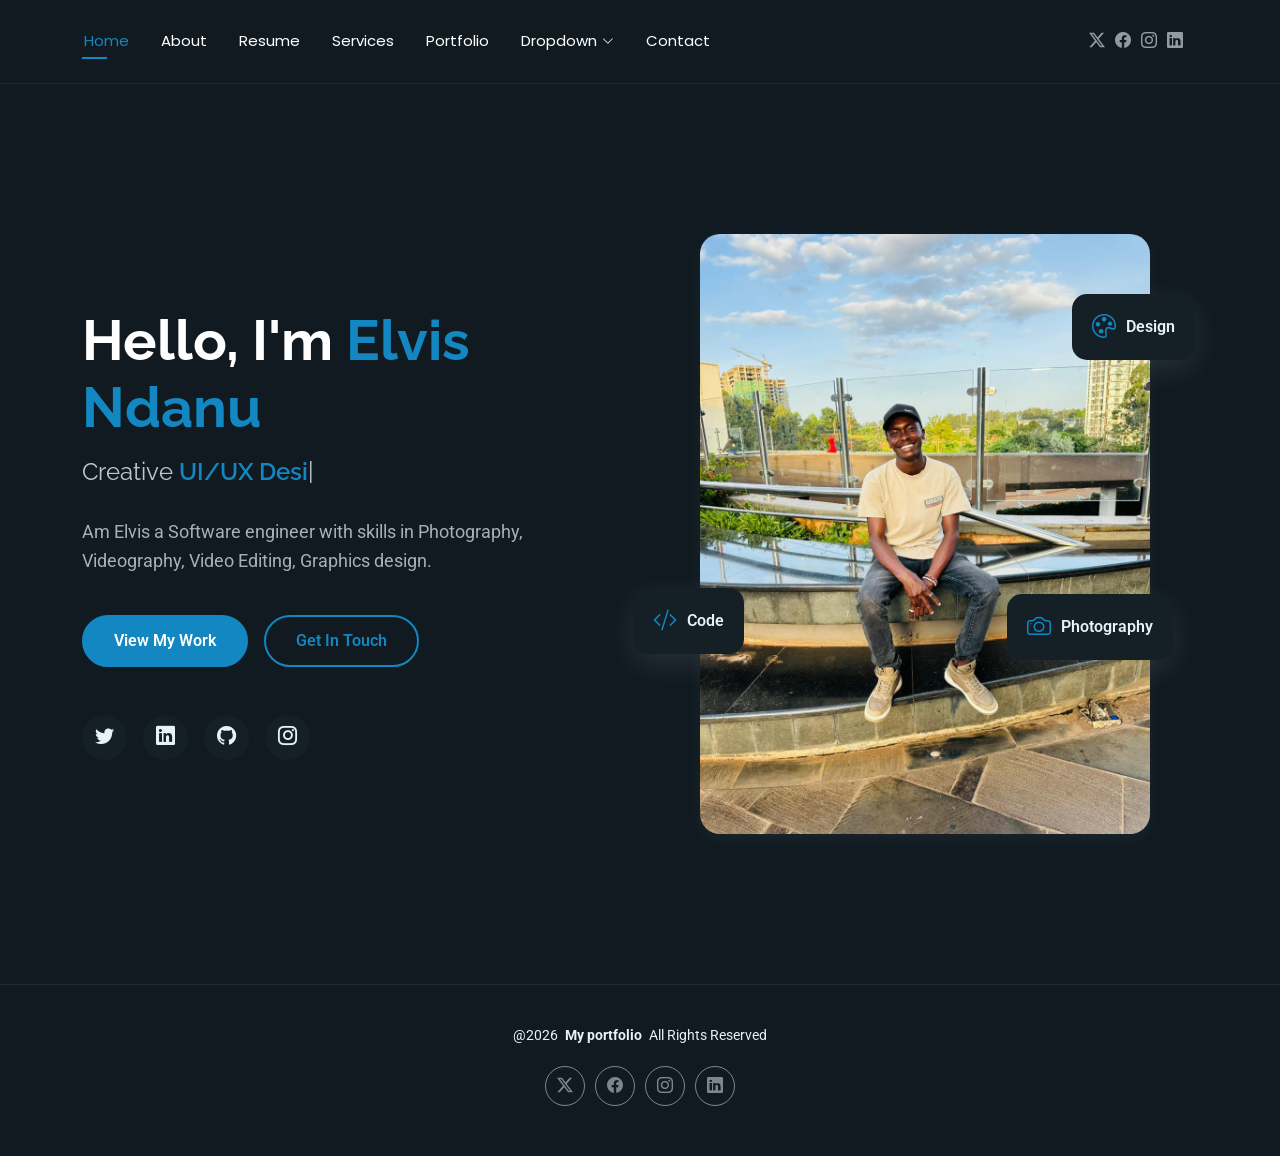
<file: index.html>
<!DOCTYPE html>
<html lang="en">

<head>
  <meta charset="utf-8">
  <meta content="width=device-width, initial-scale=1.0" name="viewport">
  <title>My Portfolio</title>
  <meta name="description" content="">
  <meta name="keywords" content="">

  <link href="assets/img/favicon.jpeg" rel="icon">
  <link href="assets/img/favicon.jpeg" rel="apple-touch-icon">

  <!-- Fonts -->
  <link href="https://fonts.googleapis.com" rel="preconnect">
  <link href="https://fonts.gstatic.com" rel="preconnect" crossorigin>
  <link href="https://fonts.googleapis.com/css2?family=Roboto:ital,wght@0,100;0,300;0,400;0,500;0,700;0,900;1,100;1,300;1,400;1,500;1,700;1,900&family=Poppins:ital,wght@0,100;0,200;0,300;0,400;0,500;0,600;0,700;0,800;0,900;1,100;1,200;1,300;1,400;1,500;1,600;1,700;1,800;1,900&family=Raleway:ital,wght@0,100;0,200;0,300;0,400;0,500;0,600;0,700;0,800;0,900;1,100;1,200;1,300;1,400;1,500;1,600;1,700;1,800;1,900&display=swap" rel="stylesheet">

  <!-- Vendor CSS Files -->
  <link href="assets/vendor/bootstrap/css/bootstrap.min.css" rel="stylesheet">
  <link href="assets/vendor/bootstrap-icons/bootstrap-icons.css" rel="stylesheet">
  <link href="assets/vendor/aos/aos.css" rel="stylesheet">
  <link href="assets/vendor/swiper/swiper-bundle.min.css" rel="stylesheet">
  <link href="assets/vendor/glightbox/css/glightbox.min.css" rel="stylesheet">

  <!-- Main CSS File -->
  <link href="assets/css/main.css" rel="stylesheet">

  
</head>

<body class="index-page">

  <header id="header" class="header d-flex align-items-center light-background sticky-top">
    <div class="container position-relative d-flex align-items-center justify-content-between">

      <!-- <a href="index.html" class="logo d-flex align-items-center me-auto me-xl-0">
      <img src="assets/img/logo.webp" alt="">
      <h1 class="sitename">FolioOne</h1> 
    </a> -->

      <nav id="navmenu" class="navmenu">
        <ul>
          <li><a href="index.html" class="active">Home</a></li>
          <li><a href="about.html">About</a></li>
          <li><a href="resume.html">Resume</a></li>
          <li><a href="services.html">Services</a></li>
          <li><a href="portfolio.html">Portfolio</a></li>
          <li class="dropdown"><a href="#"><span>Dropdown</span> <i class="bi bi-chevron-down toggle-dropdown"></i></a>
            <ul>
              <li><a href="#">Dropdown 1</a></li>
              <li class="dropdown"><a href="#"><span>Deep Dropdown</span> <i class="bi bi-chevron-down toggle-dropdown"></i></a>
                <ul>
                  <li><a href="#">Deep Dropdown 1</a></li>
                  <li><a href="#">Deep Dropdown 2</a></li>
                  <li><a href="#">Deep Dropdown 3</a></li>
                  <li><a href="#">Deep Dropdown 4</a></li>
                  <li><a href="#">Deep Dropdown 5</a></li>
                </ul>
              </li>
              <li><a href="#">Dropdown 2</a></li>
              <li><a href="#">Dropdown 3</a></li>
              <li><a href="#">Dropdown 4</a></li>
            </ul>
          </li>
          <li><a href="contact.html">Contact</a></li>
        </ul>
        <i class="mobile-nav-toggle d-xl-none bi bi-list"></i>
      </nav>

      <div class="header-social-links">
        <a href="#" class="twitter"><i class="bi bi-twitter-x"></i></a>
        <a href="#" class="facebook"><i class="bi bi-facebook"></i></a>
        <a href="#" class="instagram"><i class="bi bi-instagram"></i></a>
        <a href="#" class="linkedin"><i class="bi bi-linkedin"></i></a>
      </div>

    </div>
  </header>

  <main class="main">

    <!-- Hero Section -->
    <section id="hero" class="hero section">

      <div class="container" data-aos="fade-up" data-aos-delay="100">

        <div class="row gy-4 align-items-center">
          <div class="col-lg-6 order-2 order-lg-1">
            <div class="hero-content">
              <h1 data-aos="fade-up" data-aos-delay="200">Hello, I'm <span class="highlight">Elvis Ndanu</span></h1>
              <h2 data-aos="fade-up" data-aos-delay="300">Creative <span class="typed" data-typed-items="UI/UX Designer, Web Developer, Photographer, Video editing, Videographer"></span></h2>
              <p data-aos="fade-up" data-aos-delay="400">Am Elvis a Software engineer with skills in Photography, Videography, Video Editing, Graphics design.</p>
              <div class="hero-actions" data-aos="fade-up" data-aos-delay="500">
                <a href="portfolio.html" class="btn btn-primary">View My Work</a>
                <a href="contact.html" class="btn btn-outline">Get In Touch</a>
              </div>
              <div class="social-links" data-aos="fade-up" data-aos-delay="600">
                <a href="#"><i class="bi bi-twitter"></i></a>
                <a href="#"><i class="bi bi-linkedin"></i></a>
                <a href="#"><i class="bi bi-github"></i></a>
                <a href="#"><i class="bi bi-instagram"></i></a>
                
              </div>
            </div>
          </div>
          <div class="col-lg-6 order-1 order-lg-2">
            <div class="hero-image" data-aos="zoom-in" data-aos-delay="300">
              <div class="image-wrapper">
                <img src="assets/img/profile/WhatsApp Image 2026-05-05 at 12.46.15.jpeg" alt="Sarah Mitchell" class="img-fluid">
                <div class="floating-elements">
                  <div class="floating-card design" data-aos="fade-left" data-aos-delay="700">
                    <i class="bi bi-palette"></i>
                    <span>Design</span>
                  </div>
                  <div class="floating-card code" data-aos="fade-right" data-aos-delay="800">
                    <i class="bi bi-code-slash"></i>
                    <span>Code</span>
                  </div>
                  <div class="floating-card creativity" data-aos="fade-up" data-aos-delay="900">
                    <i class="bi bi-camera"></i>
                    <span>Photography</span>
                  </div>
                </div>
              </div>
            </div>
          </div>
        </div>

      </div>

    </section><!-- /Hero Section -->

  </main>

  <footer id="footer" class="footer">

    <div class="container">
      <div class="copyright text-center ">
        <p>@<span>2026</span> <strong class="px-1 sitename">My portfolio</strong> <span>All Rights Reserved<br></span></p>
      </div>
      <div class="social-links d-flex justify-content-center">
        <a href=""><i class="bi bi-twitter-x"></i></a>
        <a href=""><i class="bi bi-facebook"></i></a>
        <a href=""><i class="bi bi-instagram"></i></a>
        <a href=""><i class="bi bi-linkedin"></i></a>
      </div>
      <div class="credits">
        <!-- All the links in the footer should remain intact. -->
        <!-- You can delete the links only if you've purchased the pro version. -->
        <!-- Licensing information: https://bootstrapmade.com/license/ -->
        <!-- Purchase the pro version with working PHP/AJAX contact form: [buy-url] -->
        
      </div>
    </div>

  </footer>

  <!-- Scroll Top -->
  <a href="#" id="scroll-top" class="scroll-top d-flex align-items-center justify-content-center"><i class="bi bi-arrow-up-short"></i></a>

  <!-- Preloader -->
  <div id="preloader"></div>

  <!-- Vendor JS Files -->
  <script src="assets/vendor/bootstrap/js/bootstrap.bundle.min.js"></script>
  <script src="assets/vendor/php-email-form/validate.js"></script>
  <script src="assets/vendor/aos/aos.js"></script>
  <script src="assets/vendor/typed.js/typed.umd.js"></script>
  <script src="assets/vendor/waypoints/noframework.waypoints.js"></script>
  <script src="assets/vendor/purecounter/purecounter_vanilla.js"></script>
  <script src="assets/vendor/swiper/swiper-bundle.min.js"></script>
  <script src="assets/vendor/imagesloaded/imagesloaded.pkgd.min.js"></script>
  <script src="assets/vendor/isotope-layout/isotope.pkgd.min.js"></script>
  <script src="assets/vendor/glightbox/js/glightbox.min.js"></script>

  <!-- Main JS File -->
  <script src="assets/js/main.js"></script>

</body>

</html>
</file>
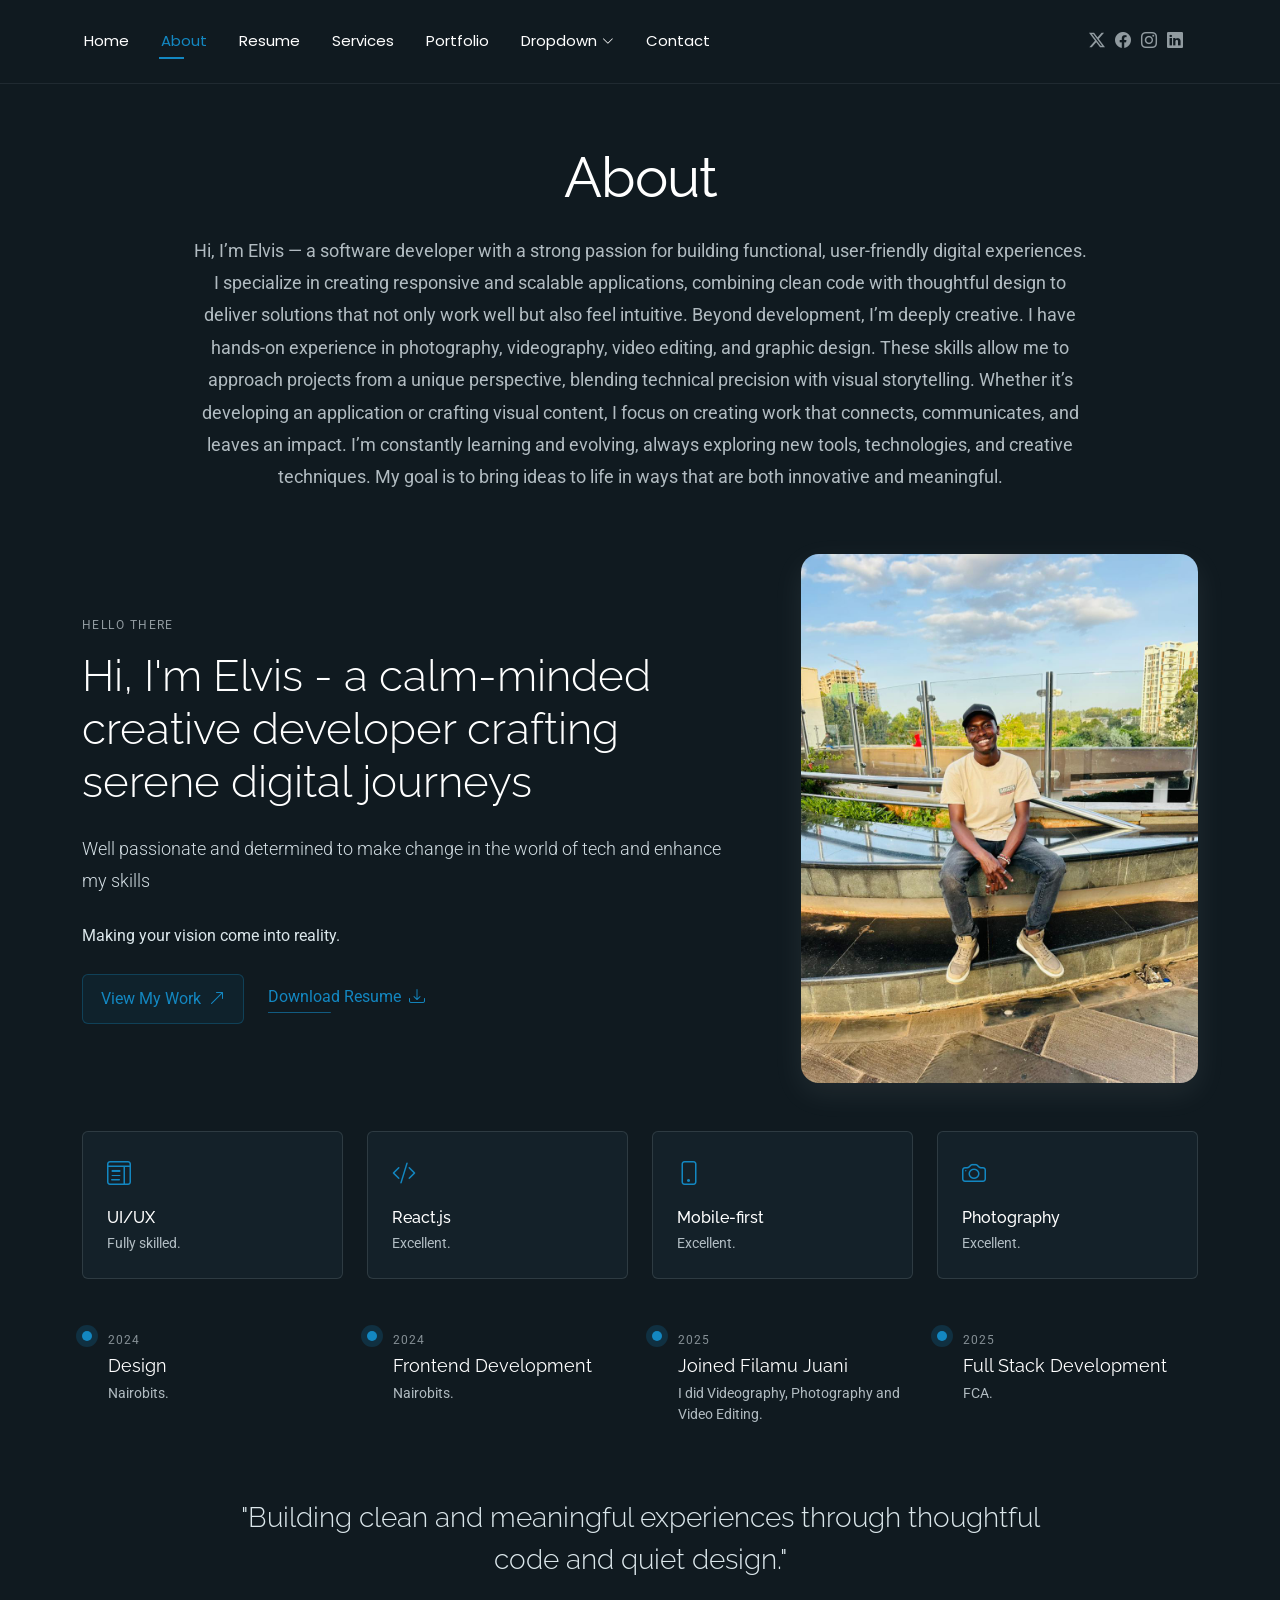
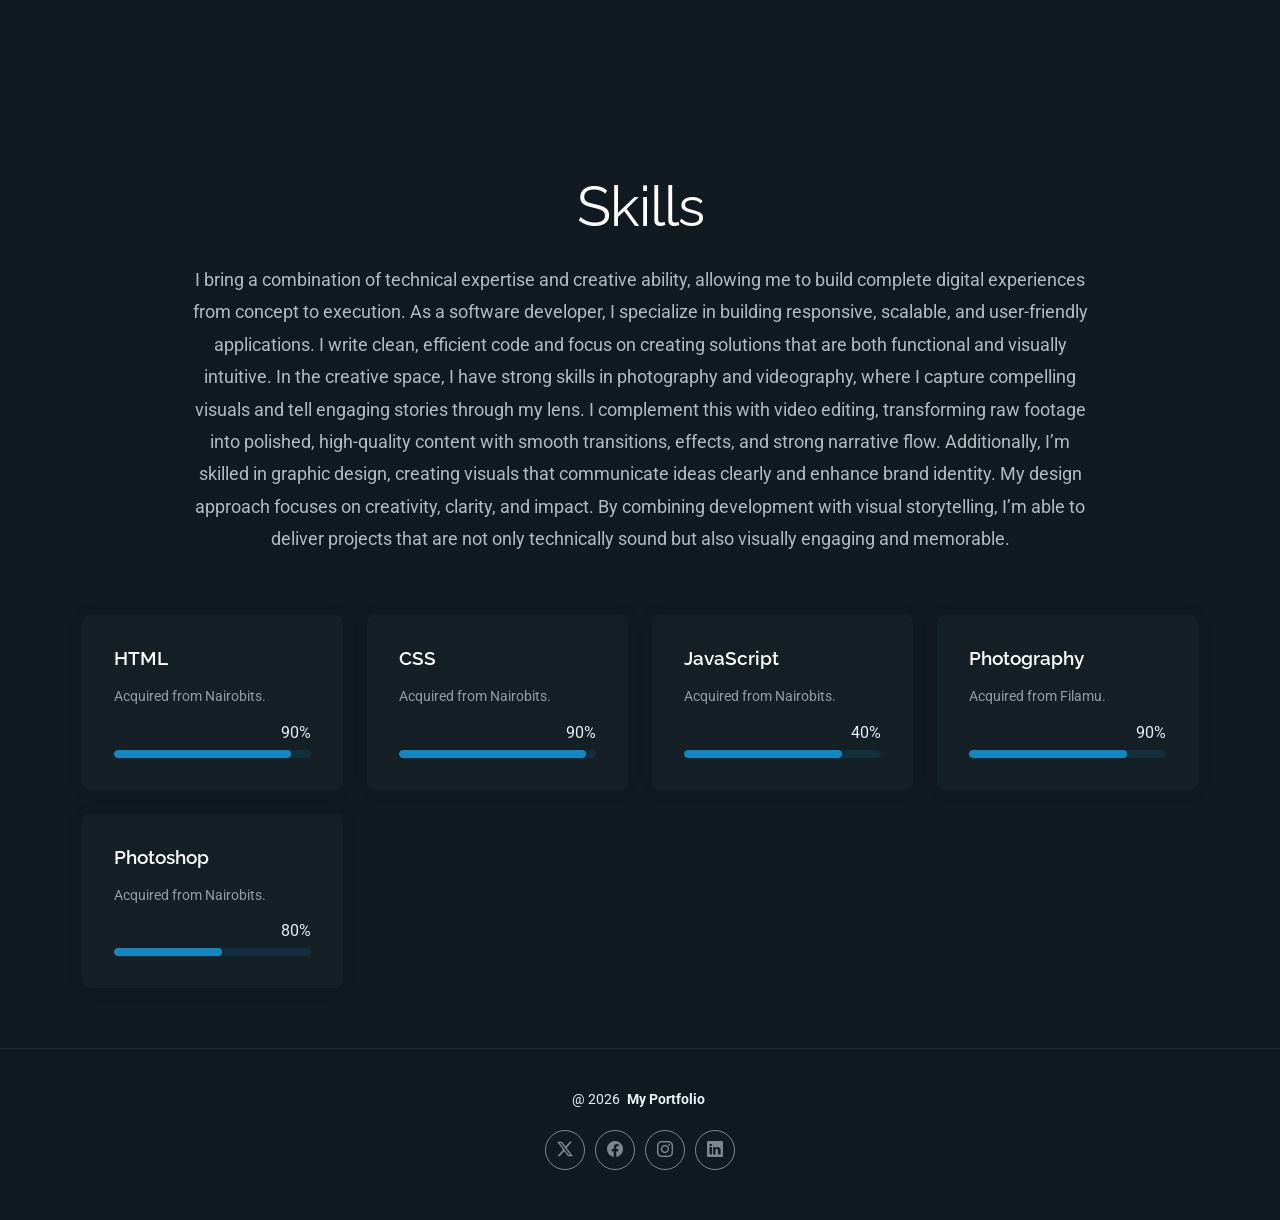
<file: about.html>
<!DOCTYPE html>
<html lang="en">

<head>
  <meta charset="utf-8">
  <meta content="width=device-width, initial-scale=1.0" name="viewport">
  <title>About</title>
  <meta name="description" content="">
  <meta name="keywords" content="">

  <!-- Favicons -->
  <link href="assets/img/favicon.jpeg" rel="icon">
  <link href="assets/img/favicon.jpeg" rel="apple-touch-icon">

  <!-- Fonts -->
  <link href="https://fonts.googleapis.com" rel="preconnect">
  <link href="https://fonts.gstatic.com" rel="preconnect" crossorigin>
  <link href="https://fonts.googleapis.com/css2?family=Roboto:ital,wght@0,100;0,300;0,400;0,500;0,700;0,900;1,100;1,300;1,400;1,500;1,700;1,900&family=Poppins:ital,wght@0,100;0,200;0,300;0,400;0,500;0,600;0,700;0,800;0,900;1,100;1,200;1,300;1,400;1,500;1,600;1,700;1,800;1,900&family=Raleway:ital,wght@0,100;0,200;0,300;0,400;0,500;0,600;0,700;0,800;0,900;1,100;1,200;1,300;1,400;1,500;1,600;1,700;1,800;1,900&display=swap" rel="stylesheet">

  <!-- Vendor CSS Files -->
  <link href="assets/vendor/bootstrap/css/bootstrap.min.css" rel="stylesheet">
  <link href="assets/vendor/bootstrap-icons/bootstrap-icons.css" rel="stylesheet">
  <link href="assets/vendor/aos/aos.css" rel="stylesheet">
  <link href="assets/vendor/swiper/swiper-bundle.min.css" rel="stylesheet">
  <link href="assets/vendor/glightbox/css/glightbox.min.css" rel="stylesheet">

  <!-- Main CSS File -->
  <link href="assets/css/main.css" rel="stylesheet">

  
</head>

<body class="about-page">

  <header id="header" class="header d-flex align-items-center light-background sticky-top">
    <div class="container position-relative d-flex align-items-center justify-content-between">

      

      <nav id="navmenu" class="navmenu">
        <ul>
          <li><a href="index.html">Home</a></li>
          <li><a href="about.html" class="active">About</a></li>
          <li><a href="resume.html">Resume</a></li>
          <li><a href="services.html">Services</a></li>
          <li><a href="portfolio.html">Portfolio</a></li>
          <li class="dropdown"><a href="#"><span>Dropdown</span> <i class="bi bi-chevron-down toggle-dropdown"></i></a>
            <ul>
              <li><a href="#">Dropdown 1</a></li>
              <li class="dropdown"><a href="#"><span>Deep Dropdown</span> <i class="bi bi-chevron-down toggle-dropdown"></i></a>
                <ul>
                  <li><a href="#">Deep Dropdown 1</a></li>
                  <li><a href="#">Deep Dropdown 2</a></li>
                  <li><a href="#">Deep Dropdown 3</a></li>
                  <li><a href="#">Deep Dropdown 4</a></li>
                  <li><a href="#">Deep Dropdown 5</a></li>
                </ul>
              </li>
              <li><a href="#">Dropdown 2</a></li>
              <li><a href="#">Dropdown 3</a></li>
              <li><a href="#">Dropdown 4</a></li>
            </ul>
          </li>
          <li><a href="contact.html">Contact</a></li>
        </ul>
        <i class="mobile-nav-toggle d-xl-none bi bi-list"></i>
      </nav>

      <div class="header-social-links">
        <a href="#" class="twitter"><i class="bi bi-twitter-x"></i></a>
        <a href="#" class="facebook"><i class="bi bi-facebook"></i></a>
        <a href="#" class="instagram"><i class="bi bi-instagram"></i></a>
        <a href="#" class="linkedin"><i class="bi bi-linkedin"></i></a>
      </div>

    </div>
  </header>

  <main class="main">

    <!-- About Section -->
    <section id="about" class="about section">

      <!-- Section Title -->
      <div class="container section-title" data-aos="fade-up">
        <h2>About</h2>
        <p>Hi, I’m Elvis — a software developer with a strong passion for building functional, user-friendly digital experiences. I specialize in creating responsive and scalable applications, combining clean code with thoughtful design to deliver solutions that not only work well but also feel intuitive.

Beyond development, I’m deeply creative. I have hands-on experience in photography, videography, video editing, and graphic design. These skills allow me to approach projects from a unique perspective, blending technical precision with visual storytelling. Whether it’s developing an application or crafting visual content, I focus on creating work that connects, communicates, and leaves an impact.

I’m constantly learning and evolving, always exploring new tools, technologies, and creative techniques. My goal is to bring ideas to life in ways that are both innovative and meaningful.</p>
      </div>

      <div class="container" data-aos="fade-up" data-aos-delay="100">

        <!-- Intro + Photo -->
        <div class="row align-items-center justify-content-between gy-5 mb-5">
          <div class="col-lg-7" data-aos="fade-right" data-aos-delay="150">
            <div class="intro-content">
              <span class="eyebrow">Hello there</span>
              <h2 class="headline">Hi, I'm Elvis - a calm-minded creative developer crafting serene digital journeys</h2>
              <p class="lead">
                Well passionate and determined to make change in the world of tech and enhance my skills
              </p>

              <p>
                Making your vision come into reality.
              </p>

              <div class="cta-group">
                <a href="#portfolio" class="btn-ghost">
                  View My Work <i class="bi bi-arrow-up-right"></i>
                </a>
                <a href="#" class="link-underline">
                  Download Resume <i class="bi bi-download"></i>
                </a>
              </div>
            </div>
          </div>

          <div class="col-lg-5" data-aos="zoom-in" data-aos-delay="250">
            <figure class="profile-figure text-center text-lg-end">
              <img src="assets/img/profile/WhatsApp Image 2026-05-05 at 12.46.15.jpeg" alt="Portrait of Alex" class="img-fluid profile-photo">
            </figure>
          </div>
        </div>
        <!-- End Intro + Photo -->

        <!-- Skills Grid -->
        <div class="mb-5">
          <div class="row g-4">
            <div class="col-6 col-md-4 col-lg-3" data-aos="fade-up" data-aos-delay="120">
              <div class="skill-item">
                <i class="bi bi-layout-text-window"></i>
                <h3>UI/UX</h3>
                <p>Fully skilled.</p>
              </div>
            </div>
            <div class="col-6 col-md-4 col-lg-3" data-aos="fade-up" data-aos-delay="180">
              <div class="skill-item">
                <i class="bi bi-code-slash"></i>
                <h3>React.js</h3>
                <p>Excellent.</p>
              </div>
            </div>
            <div class="col-6 col-md-4 col-lg-3" data-aos="fade-up" data-aos-delay="240">
              <div class="skill-item">
                <i class="bi bi-phone"></i>
                <h3>Mobile-first</h3>
                <p>Excellent.</p>
              </div>
            </div>
            <div class="col-6 col-md-4 col-lg-3" data-aos="fade-up" data-aos-delay="300">
              <div class="skill-item">
                <i class="bi bi-camera"></i>
                <h3>Photography</h3>
                <p>Excellent.</p>
              </div>
            </div>
          </div>
        </div>
        

        
        <div class="mb-5">
          <div class="row g-4">
            <div class="col-md-6 col-lg-3" data-aos="fade-up" data-aos-delay="120">
              <article class="timeline-item">
                <span class="dot"></span>
                <time>2024</time>
                <h4> Design</h4>
                <p>Nairobits.</p>
              </article>
            </div>
            <div class="col-md-6 col-lg-3" data-aos="fade-up" data-aos-delay="180">
              <article class="timeline-item">
                <span class="dot"></span>
                <time>2024</time>
                <h4>Frontend Development</h4>
                <p>Nairobits.</p>
              </article>
            </div>
            <div class="col-md-6 col-lg-3" data-aos="fade-up" data-aos-delay="240">
              <article class="timeline-item">
                <span class="dot"></span>
                <time>2025</time>
                <h4>Joined Filamu Juani</h4>
                <p>I did Videography, Photography and Video Editing.</p>
              </article>
            </div>
            <div class="col-md-6 col-lg-3" data-aos="fade-up" data-aos-delay="300">
              <article class="timeline-item">
                <span class="dot"></span>
                <time>2025</time>
                <h4>Full Stack Development</h4>
                <p>FCA.</p>
              </article>
            </div>
          </div>
        </div>
       

        
        <blockquote class="personal-quote text-center mb-5" data-aos="fade-down" data-aos-delay="200">
          <p>"Building clean and meaningful experiences through thoughtful code and quiet design."</p>
        </blockquote>
        
        

      </div>

    </section>

    
    <section id="skills" class="skills section">

      <div class="container section-title" data-aos="fade-up">
        <h2>Skills</h2>
        <p>I bring a combination of technical expertise and creative ability, allowing me to build complete digital experiences from concept to execution.

As a software developer, I specialize in building responsive, scalable, and user-friendly applications. I write clean, efficient code and focus on creating solutions that are both functional and visually intuitive.

In the creative space, I have strong skills in photography and videography, where I capture compelling visuals and tell engaging stories through my lens. I complement this with video editing, transforming raw footage into polished, high-quality content with smooth transitions, effects, and strong narrative flow.

Additionally, I’m skilled in graphic design, creating visuals that communicate ideas clearly and enhance brand identity. My design approach focuses on creativity, clarity, and impact.

By combining development with visual storytelling, I’m able to deliver projects that are not only technically sound but also visually engaging and memorable.</p>
      </div>
      <div class="container" data-aos="fade-up" data-aos-delay="100">

        <div class="row g-4 skills-animation">

          <div class="col-md-6 col-lg-3" data-aos="fade-up" data-aos-delay="100">
            <div class="skill-box">
              <h3>HTML</h3>
              <p>Acquired from Nairobits.</p>
              <span class="text-end d-block">90%</span>
              <div class="progress">
                <div class="progress-bar" role="progressbar" aria-valuenow="90" aria-valuemin="0" aria-valuemax="100"></div>
              </div>
            </div>
          </div>

          <div class="col-md-6 col-lg-3" data-aos="fade-up" data-aos-delay="200">
            <div class="skill-box">
              <h3>CSS</h3>
              <p>Acquired from Nairobits.</p>
              <span class="text-end d-block">90%</span>
              <div class="progress">
                <div class="progress-bar" role="progressbar" aria-valuenow="95" aria-valuemin="0" aria-valuemax="100"></div>
              </div>
            </div>
          </div>

          <div class="col-md-6 col-lg-3" data-aos="fade-up" data-aos-delay="300">
            <div class="skill-box">
              <h3>JavaScript</h3>
              <p>Acquired from Nairobits.</p>
              <span class="text-end d-block">40%</span>
              <div class="progress">
                <div class="progress-bar" role="progressbar" aria-valuenow="80" aria-valuemin="0" aria-valuemax="100"></div>
              </div>
            </div>
          </div>
          <div class="col-md-6 col-lg-3" data-aos="fade-up" data-aos-delay="300">
            <div class="skill-box">
              <h3>Photography</h3>
              <p>Acquired from Filamu.</p>
              <span class="text-end d-block">90%</span>
              <div class="progress">
                <div class="progress-bar" role="progressbar" aria-valuenow="80" aria-valuemin="0" aria-valuemax="100"></div>
              </div>
            </div>
          </div>

          <div class="col-md-6 col-lg-3" data-aos="fade-up" data-aos-delay="400">
            <div class="skill-box">
              <h3>Photoshop</h3>
              <p>Acquired from Nairobits.</p>
              <span class="text-end d-block">80%</span>
              <div class="progress">
                <div class="progress-bar" role="progressbar" aria-valuenow="55" aria-valuemin="0" aria-valuemax="100">
                </div>
              </div>
            </div>
          </div>

        </div>

      </div>

    </section>

    
    
  <footer id="footer" class="footer">

    <div class="container">
      <div class="copyright text-center ">
        <p>@ <span>2026 </span> <strong class="px-1 sitename">My Portfolio</strong></p>
      </div>
      <div class="social-links d-flex justify-content-center">
        <a href=""><i class="bi bi-twitter-x"></i></a>
        <a href=""><i class="bi bi-facebook"></i></a>
        <a href=""><i class="bi bi-instagram"></i></a>
        <a href=""><i class="bi bi-linkedin"></i></a>
      </div>
      <div class="credits">
        
        
      </div>
    </div>

  </footer>

  
  <a href="#" id="scroll-top" class="scroll-top d-flex align-items-center justify-content-center"><i class="bi bi-arrow-up-short"></i></a>


  <div id="preloader"></div>

  
  <script src="assets/vendor/bootstrap/js/bootstrap.bundle.min.js"></script>
  <script src="assets/vendor/php-email-form/validate.js"></script>
  <script src="assets/vendor/aos/aos.js"></script>
  <script src="assets/vendor/typed.js/typed.umd.js"></script>
  <script src="assets/vendor/waypoints/noframework.waypoints.js"></script>
  <script src="assets/vendor/purecounter/purecounter_vanilla.js"></script>
  <script src="assets/vendor/swiper/swiper-bundle.min.js"></script>
  <script src="assets/vendor/imagesloaded/imagesloaded.pkgd.min.js"></script>
  <script src="assets/vendor/isotope-layout/isotope.pkgd.min.js"></script>
  <script src="assets/vendor/glightbox/js/glightbox.min.js"></script>

  
  <script src="assets/js/main.js"></script>

</body>

</html>
</file>
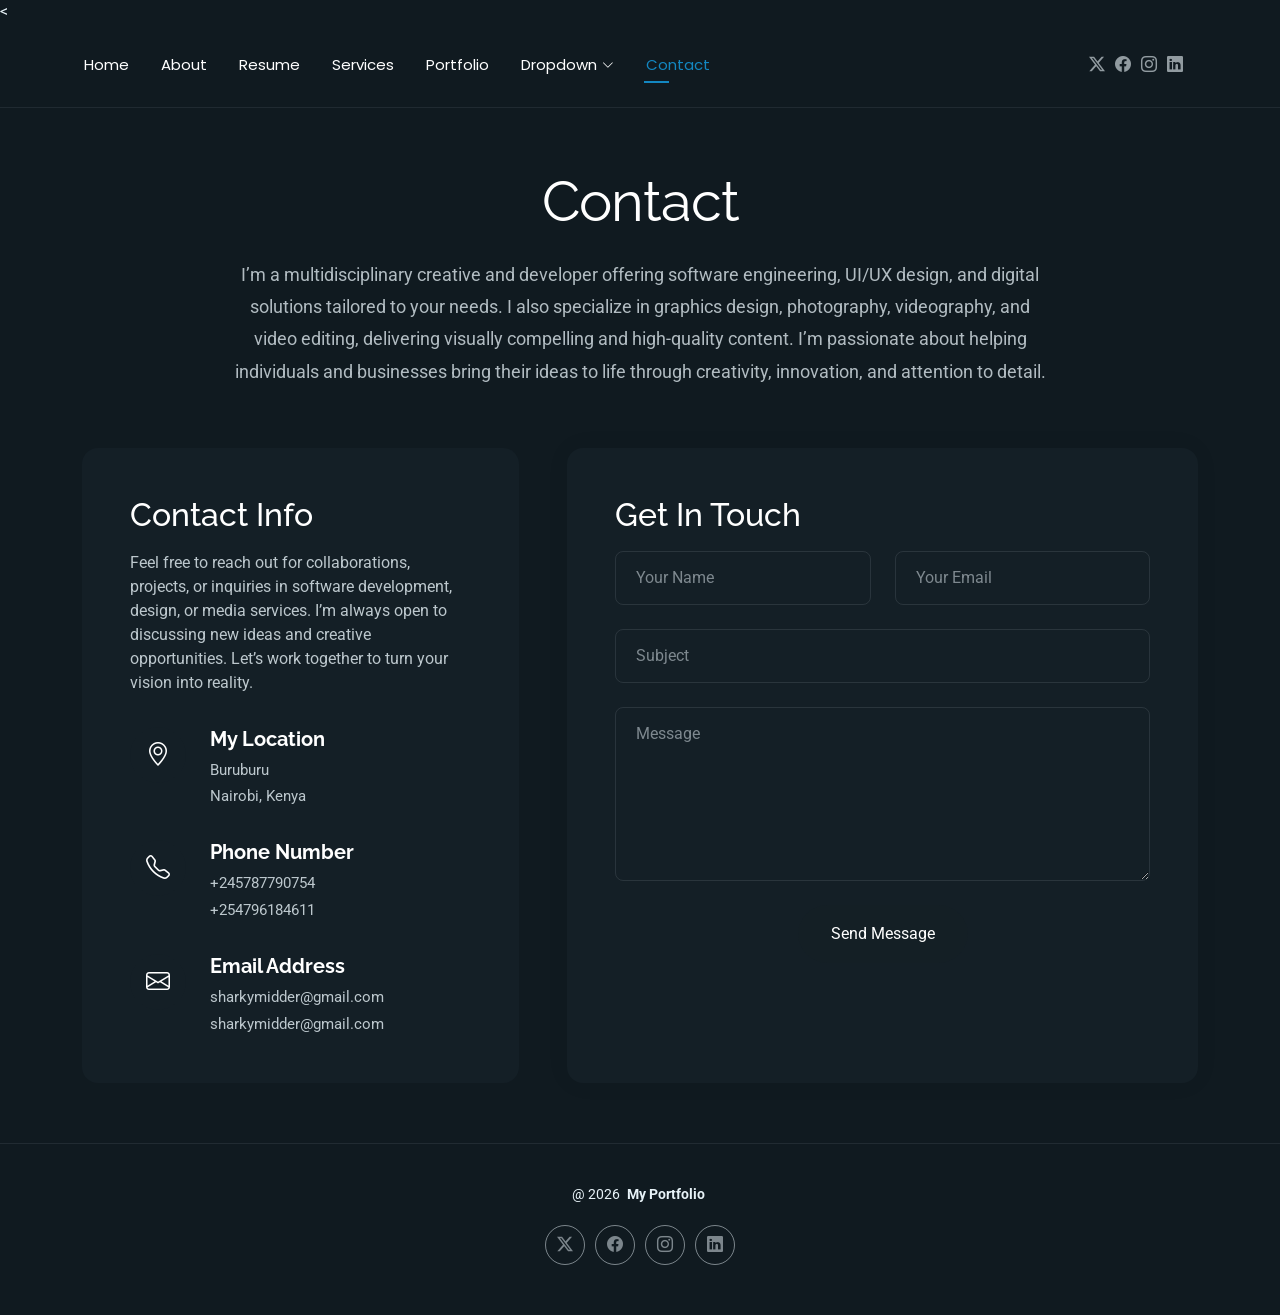
<file: contact.html>
<!DOCTYPE html>
<html lang="en">

<head>
  <meta charset="utf-8">
  <meta content="width=device-width, initial-scale=1.0" name="viewport">
  <title>Contact </title>
  <meta name="description" content="">
  <meta name="keywords" content="">

  <!-- Favicons -->
  <link href="assets/img/favicon.jpeg" rel="icon">
  <link href="assets/img/favicon.jpeg" rel="apple-touch-icon">

  <!-- Fonts -->
  <link href="https://fonts.googleapis.com" rel="preconnect">
  <link href="https://fonts.gstatic.com" rel="preconnect" crossorigin>
  <link href="https://fonts.googleapis.com/css2?family=Roboto:ital,wght@0,100;0,300;0,400;0,500;0,700;0,900;1,100;1,300;1,400;1,500;1,700;1,900&family=Poppins:ital,wght@0,100;0,200;0,300;0,400;0,500;0,600;0,700;0,800;0,900;1,100;1,200;1,300;1,400;1,500;1,600;1,700;1,800;1,900&family=Raleway:ital,wght@0,100;0,200;0,300;0,400;0,500;0,600;0,700;0,800;0,900;1,100;1,200;1,300;1,400;1,500;1,600;1,700;1,800;1,900&display=swap" rel="stylesheet">

  <!-- Vendor CSS Files -->
  <link href="assets/vendor/bootstrap/css/bootstrap.min.css" rel="stylesheet">
  <link href="assets/vendor/bootstrap-icons/bootstrap-icons.css" rel="stylesheet">
  <link href="assets/vendor/aos/aos.css" rel="stylesheet">
  <link href="assets/vendor/swiper/swiper-bundle.min.css" rel="stylesheet">
  <link href="assets/vendor/glightbox/css/glightbox.min.css" rel="stylesheet">

  <!-- Main CSS File -->
  <link href="assets/css/main.css" rel="stylesheet">

  <
</head>

<body class="contact-page">

  <header id="header" class="header d-flex align-items-center light-background sticky-top">
    <div class="container position-relative d-flex align-items-center justify-content-between">

     

      <nav id="navmenu" class="navmenu">
        <ul>
          <li><a href="index.html">Home</a></li>
          <li><a href="about.html">About</a></li>
          <li><a href="resume.html">Resume</a></li>
          <li><a href="services.html">Services</a></li>
          <li><a href="portfolio.html">Portfolio</a></li>
          <li class="dropdown"><a href="#"><span>Dropdown</span> <i class="bi bi-chevron-down toggle-dropdown"></i></a>
            <ul>
              <li><a href="#">Dropdown 1</a></li>
              <li class="dropdown"><a href="#"><span>Deep Dropdown</span> <i class="bi bi-chevron-down toggle-dropdown"></i></a>
                <ul>
                  <li><a href="#">Deep Dropdown 1</a></li>
                  <li><a href="#">Deep Dropdown 2</a></li>
                  <li><a href="#">Deep Dropdown 3</a></li>
                  <li><a href="#">Deep Dropdown 4</a></li>
                  <li><a href="#">Deep Dropdown 5</a></li>
                </ul>
              </li>
              <li><a href="#">Dropdown 2</a></li>
              <li><a href="#">Dropdown 3</a></li>
              <li><a href="#">Dropdown 4</a></li>
            </ul>
          </li>
          <li><a href="contact.html" class="active">Contact</a></li>
        </ul>
        <i class="mobile-nav-toggle d-xl-none bi bi-list"></i>
      </nav>

      <div class="header-social-links">
        <a href="#" class="twitter"><i class="bi bi-twitter-x"></i></a>
        <a href="#" class="facebook"><i class="bi bi-facebook"></i></a>
        <a href="#" class="instagram"><i class="bi bi-instagram"></i></a>
        <a href="#" class="linkedin"><i class="bi bi-linkedin"></i></a>
      </div>

    </div>
  </header>

  <main class="main">

    
    <section id="contact" class="contact section">

      <div class="container section-title" data-aos="fade-up">
        <h2>Contact</h2>
        <p>I’m a multidisciplinary creative and developer offering software engineering, UI/UX design, and digital solutions tailored to your needs. I also specialize in graphics design, photography, videography, and video editing, delivering visually compelling and high-quality content. I’m passionate about helping individuals and businesses bring their ideas to life through creativity, innovation, and attention to detail.</p>
      </div>

      <div class="container" data-aos="fade-up" data-aos-delay="100">

        <div class="row g-4 g-lg-5">
          <div class="col-lg-5">
            <div class="info-box" data-aos="fade-up" data-aos-delay="200">
              <h3>Contact Info</h3>
              <p>
Feel free to reach out for collaborations, projects, or inquiries in software development, design, or media services. I’m always open to discussing new ideas and creative opportunities. Let’s work together to turn your vision into reality.</p>

              <div class="info-item" data-aos="fade-up" data-aos-delay="300">
                <div class="icon-box">
                  <i class="bi bi-geo-alt"></i>
                </div>
                <div class="content">
                  <h4>My Location</h4>
                  <p>Buruburu</p>
                  <p>Nairobi, Kenya</p>
                </div>
              </div>

              <div class="info-item" data-aos="fade-up" data-aos-delay="400">
                <div class="icon-box">
                  <i class="bi bi-telephone"></i>
                </div>
                <div class="content">
                  <h4>Phone Number</h4>
                  <p>
                    +245787790754
                  </p>
                  <p>+254796184611</p>
                </div>
              </div>

              <div class="info-item" data-aos="fade-up" data-aos-delay="500">
                <div class="icon-box">
                  <i class="bi bi-envelope"></i>
                </div>
                <div class="content">
                  <h4>Email Address</h4>
                  <p>sharkymidder@gmail.com</p>
                  <p>sharkymidder@gmail.com</p>
                </div>
              </div>
            </div>
          </div>

          <div class="col-lg-7">
            <div class="contact-form" data-aos="fade-up" data-aos-delay="300">
              <h3>Get In Touch</h3>
              
              <form action="forms/contact.php" method="post" class="php-email-form" data-aos="fade-up" data-aos-delay="200">
                <div class="row gy-4">

                  <div class="col-md-6">
                    <input type="text" name="name" class="form-control" placeholder="Your Name" required="">
                  </div>

                  <div class="col-md-6 ">
                    <input type="email" class="form-control" name="email" placeholder="Your Email" required="">
                  </div>

                  <div class="col-12">
                    <input type="text" class="form-control" name="subject" placeholder="Subject" required="">
                  </div>

                  <div class="col-12">
                    <textarea class="form-control" name="message" rows="6" placeholder="Message" required=""></textarea>
                  </div>

                  <div class="col-12 text-center">
                    <div class="loading">Loading</div>
                    <div class="error-message"></div>
                    <div class="sent-message">Your message has been sent. Thank you!</div>

                    <button type="submit" class="btn">Send Message</button>
                  </div>

                </div>
              </form>

            </div>
          </div>

        </div>

      </div>

    </section>

  </main>

  <footer id="footer" class="footer">

    <div class="container">
      <div class="copyright text-center ">
        <p>@ <span>2026</span> <strong class="px-1 sitename">My Portfolio</strong> <span><br></span></p>
      </div>
      <div class="social-links d-flex justify-content-center">
        <a href=""><i class="bi bi-twitter-x"></i></a>
        <a href=""><i class="bi bi-facebook"></i></a>
        <a href=""><i class="bi bi-instagram"></i></a>
        <a href=""><i class="bi bi-linkedin"></i></a>
      </div>
      <div class="credits">
        
      </div>
    </div>

  </footer>

  
  <a href="#" id="scroll-top" class="scroll-top d-flex align-items-center justify-content-center"><i class="bi bi-arrow-up-short"></i></a>


  <div id="preloader"></div>

  
  <script src="assets/vendor/bootstrap/js/bootstrap.bundle.min.js"></script>
  <script src="assets/vendor/php-email-form/validate.js"></script>
  <script src="assets/vendor/aos/aos.js"></script>
  <script src="assets/vendor/typed.js/typed.umd.js"></script>
  <script src="assets/vendor/waypoints/noframework.waypoints.js"></script>
  <script src="assets/vendor/purecounter/purecounter_vanilla.js"></script>
  <script src="assets/vendor/swiper/swiper-bundle.min.js"></script>
  <script src="assets/vendor/imagesloaded/imagesloaded.pkgd.min.js"></script>
  <script src="assets/vendor/isotope-layout/isotope.pkgd.min.js"></script>
  <script src="assets/vendor/glightbox/js/glightbox.min.js"></script>

  <script src="assets/js/main.js"></script>

</body>

</html>
</file>
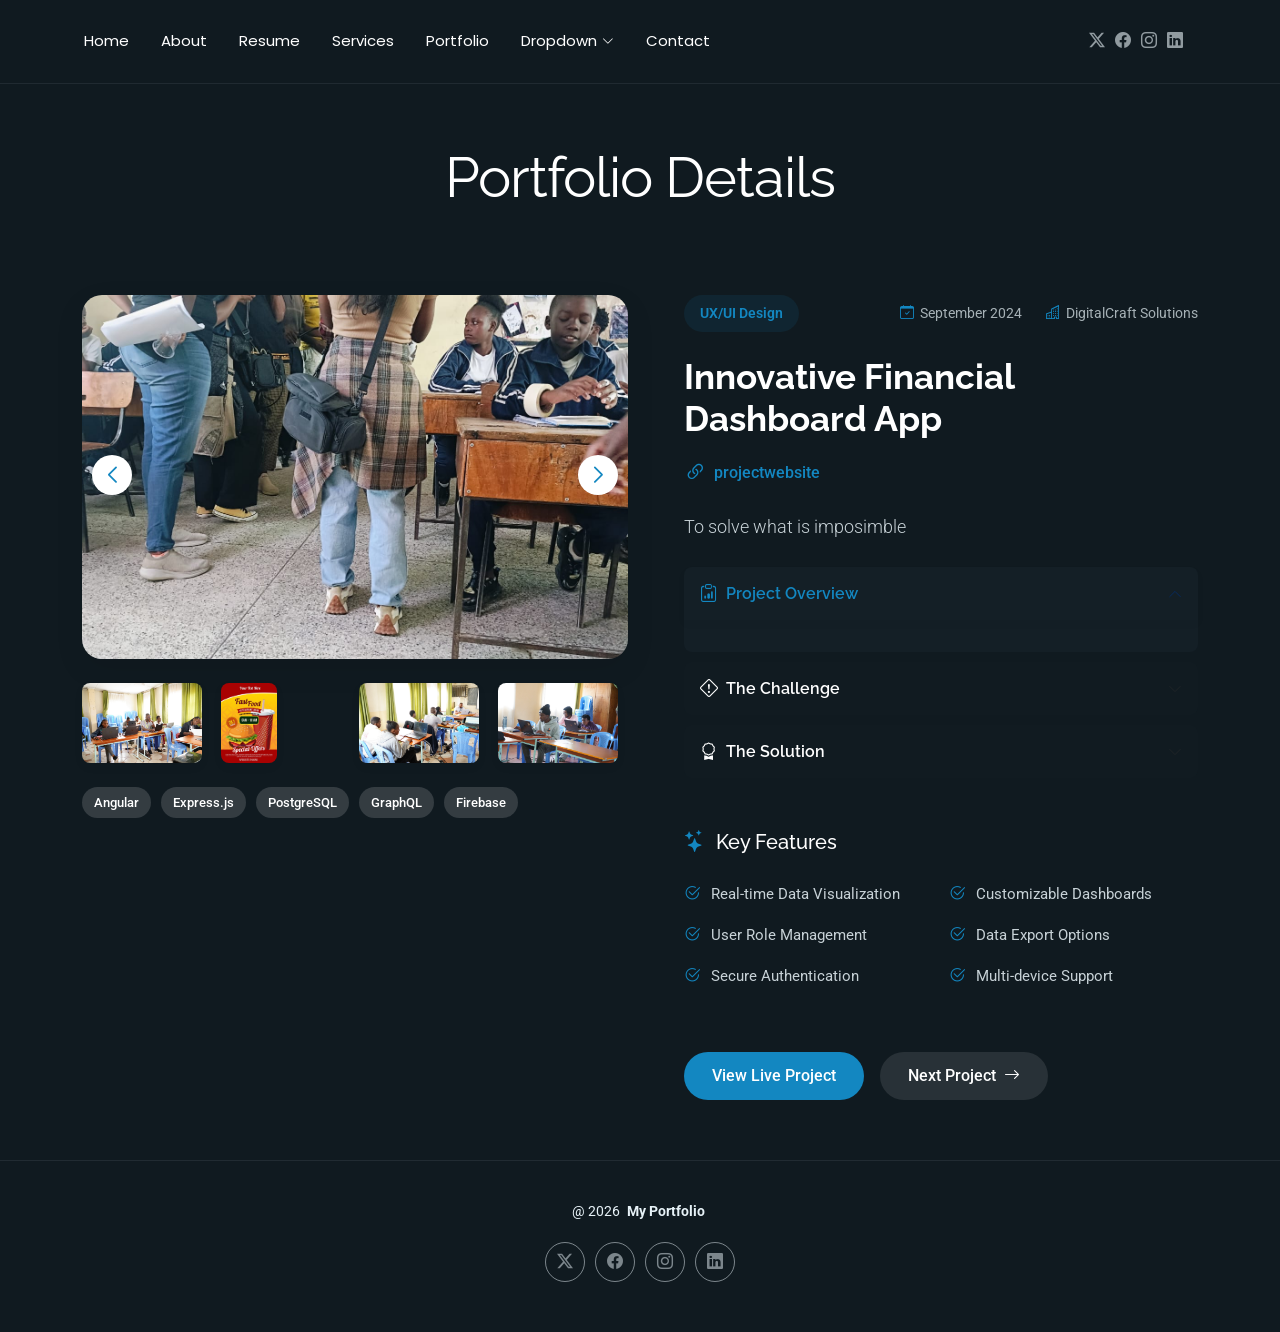
<file: portfolio-details.html>
<!DOCTYPE html>
<html lang="en">

<head>
  <meta charset="utf-8">
  <meta content="width=device-width, initial-scale=1.0" name="viewport">
  <title>Portfolio Details</title>
  <meta name="description" content="">
  <meta name="keywords" content="">

  <!-- Favicons -->
  <link href="assets/img/favicon.jpeg" rel="icon">
  <link href="assets/img/favicon.jpeg" rel="apple-touch-icon">

  <!-- Fonts -->
  <link href="https://fonts.googleapis.com" rel="preconnect">
  <link href="https://fonts.gstatic.com" rel="preconnect" crossorigin>
  <link href="https://fonts.googleapis.com/css2?family=Roboto:ital,wght@0,100;0,300;0,400;0,500;0,700;0,900;1,100;1,300;1,400;1,500;1,700;1,900&family=Poppins:ital,wght@0,100;0,200;0,300;0,400;0,500;0,600;0,700;0,800;0,900;1,100;1,200;1,300;1,400;1,500;1,600;1,700;1,800;1,900&family=Raleway:ital,wght@0,100;0,200;0,300;0,400;0,500;0,600;0,700;0,800;0,900;1,100;1,200;1,300;1,400;1,500;1,600;1,700;1,800;1,900&display=swap" rel="stylesheet">

  <!-- Vendor CSS Files -->
  <link href="assets/vendor/bootstrap/css/bootstrap.min.css" rel="stylesheet">
  <link href="assets/vendor/bootstrap-icons/bootstrap-icons.css" rel="stylesheet">
  <link href="assets/vendor/aos/aos.css" rel="stylesheet">
  <link href="assets/vendor/swiper/swiper-bundle.min.css" rel="stylesheet">
  <link href="assets/vendor/glightbox/css/glightbox.min.css" rel="stylesheet">

  
  <link href="assets/css/main.css" rel="stylesheet">

  
</head>

<body class="portfolio-details-page">

  <header id="header" class="header d-flex align-items-center light-background sticky-top">
    <div class="container position-relative d-flex align-items-center justify-content-between">

      

      <nav id="navmenu" class="navmenu">
        <ul>
          <li><a href="index.html">Home</a></li>
          <li><a href="about.html">About</a></li>
          <li><a href="resume.html">Resume</a></li>
          <li><a href="services.html">Services</a></li>
          <li><a href="portfolio.html">Portfolio</a></li>
          <li class="dropdown"><a href="#"><span>Dropdown</span> <i class="bi bi-chevron-down toggle-dropdown"></i></a>
            <ul>
              <li><a href="#">Dropdown 1</a></li>
              <li class="dropdown"><a href="#"><span>Deep Dropdown</span> <i class="bi bi-chevron-down toggle-dropdown"></i></a>
                <ul>
                  <li><a href="#">Deep Dropdown 1</a></li>
                  <li><a href="#">Deep Dropdown 2</a></li>
                  <li><a href="#">Deep Dropdown 3</a></li>
                  <li><a href="#">Deep Dropdown 4</a></li>
                  <li><a href="#">Deep Dropdown 5</a></li>
                </ul>
              </li>
              <li><a href="#">Dropdown 2</a></li>
              <li><a href="#">Dropdown 3</a></li>
              <li><a href="#">Dropdown 4</a></li>
            </ul>
          </li>
          <li><a href="contact.html">Contact</a></li>
        </ul>
        <i class="mobile-nav-toggle d-xl-none bi bi-list"></i>
      </nav>

      <div class="header-social-links">
        <a href="#" class="twitter"><i class="bi bi-twitter-x"></i></a>
        <a href="#" class="facebook"><i class="bi bi-facebook"></i></a>
        <a href="#" class="instagram"><i class="bi bi-instagram"></i></a>
        <a href="#" class="linkedin"><i class="bi bi-linkedin"></i></a>
      </div>

    </div>
  </header>

  <main class="main">

    <!-- Portfolio Details Section -->
    <section id="portfolio-details" class="portfolio-details section">

      <!-- Section Title -->
      <div class="container section-title" data-aos="fade-up">
        <h2>Portfolio Details</h2>
        
      </div>

      <div class="container" data-aos="fade-up" data-aos-delay="100">

        <div class="row gy-4">
          <div class="col-lg-6" data-aos="fade-right">
            <div class="portfolio-details-media">
              <div class="main-image">
                <div class="portfolio-details-slider swiper init-swiper" data-aos="zoom-in">
                  <script type="application/json" class="swiper-config">
                    {
                      "loop": true,
                      "speed": 1000,
                      "autoplay": {
                        "delay": 6000
                      },
                      "effect": "creative",
                      "creativeEffect": {
                        "prev": {
                          "shadow": true,
                          "translate": [0, 0, -400]
                        },
                        "next": {
                          "translate": ["100%", 0, 0]
                        }
                      },
                      "slidesPerView": 1,
                      "navigation": {
                        "nextEl": ".swiper-button-next",
                        "prevEl": ".swiper-button-prev"
                      }
                    }
                  </script>
                  <div class="swiper-wrapper">
                    <div class="swiper-slide">
                      <img src="assets/img/portfolio/film1.jpeg" alt="Portfolio Image" class="img-fluid">
                    </div>
                    <div class="swiper-slide">
                      <img src="assets/img/portfolio/film2.jpeg" alt="Portfolio Image" class="img-fluid">
                    </div>
                    <div class="swiper-slide">
                      <img src="assets/img/portfolio/film5.jpeg" alt="Portfolio Image" class="img-fluid">
                    </div>
                  </div>
                  <div class="swiper-button-prev"></div>
                  <div class="swiper-button-next"></div>
                </div>
              </div>

              <div class="thumbnail-grid" data-aos="fade-up" data-aos-delay="200">
                <div class="row g-2 mt-3">
                  <div class="col-3">
                    <img src="assets/img/portfolio/WhatsApp Image 2026-05-06 at 14.22.56.jpeg" alt="Gallery Image" class="img-fluid glightbox">
                  </div>
                  <div class="col-3">
                    <img src="assets/img/portfolio/WhatsApp Image 2026-05-06 at 14.22.57.jpeg" alt="Gallery Image" class="img-fluid glightbox">
                  </div>
                  <div class="col-3">
                    <img src="assets/img/portfolio/WhatsApp Image 2026-05-06 at 14.22.48.jpeg" alt="Gallery Image" class="img-fluid glightbox">
                  </div>
                  <div class="col-3">
                    <img src="assets/img/portfolio/WhatsApp Image 2026-05-06 at 14.22.47.jpeg" alt="Gallery Image" class="img-fluid glightbox">
                  </div>
                </div>
              </div>

              <div class="tech-stack-badges" data-aos="fade-up" data-aos-delay="300">
                <span>Angular</span>
                <span>Express.js</span>
                <span>PostgreSQL</span>
                <span>GraphQL</span>
                <span>Firebase</span>
              </div>
            </div>
          </div>

          <div class="col-lg-6" data-aos="fade-left">
            <div class="portfolio-details-content">
              <div class="project-meta">
                <div class="badge-wrapper">
                  <span class="project-badge">UX/UI Design</span>
                </div>
                <div class="date-client">
                  <div class="meta-item">
                    <i class="bi bi-calendar-check"></i>
                    <span>September 2024</span>
                  </div>
                  <div class="meta-item">
                    <i class="bi bi-buildings"></i>
                    <span>DigitalCraft Solutions</span>
                  </div>
                </div>
              </div>

              <h2 class="project-title">Innovative Financial Dashboard App</h2>

              <div class="project-website">
                <i class="bi bi-link-45deg"></i>
                <a href="#" target="_blank">projectwebsite</a>
              </div>

              <div class="project-overview">
                <p class="lead">
                To solve what is imposimble
                </p>

                <div class="accordion project-accordion" id="portfolio-details-projectAccordion">
                  <div class="accordion-item" data-aos="fade-up">
                    <h2 class="accordion-header">
                      <button class="accordion-button" type="button" data-bs-toggle="collapse" data-bs-target="#portfolio-details-collapse-1" aria-expanded="true" aria-controls="collapseOne">
                        <i class="bi bi-clipboard-data me-2"></i> Project Overview
                      </button>
                    </h2>
                    <div id="portfolio-details-collapse-1" class="accordion-collapse collapse show" data-bs-parent="#portfolio-details-projectAccordion">
                      <div class="accordion-body">
                      
                      </div>
                    </div>
                  </div>

                  <div class="accordion-item" data-aos="fade-up" data-aos-delay="100">
                    <h2 class="accordion-header">
                      <button class="accordion-button collapsed" type="button" data-bs-toggle="collapse" data-bs-target="#portfolio-details-collapse-2" aria-expanded="false" aria-controls="collapseTwo">
                        <i class="bi bi-exclamation-diamond me-2"></i> The Challenge
                      </button>
                    </h2>
                    <div id="portfolio-details-collapse-2" class="accordion-collapse collapse" data-bs-parent="#portfolio-details-projectAccordion">
                      <div class="accordion-body">
                        
                      </div>
                    </div>
                  </div>

                  <div class="accordion-item" data-aos="fade-up" data-aos-delay="200">
                    <h2 class="accordion-header">
                      <button class="accordion-button collapsed" type="button" data-bs-toggle="collapse" data-bs-target="#portfolio-details-collapse-3" aria-expanded="false" aria-controls="collapseThree">
                        <i class="bi bi-award me-2"></i> The Solution
                      </button>
                    </h2>
                    <div id="portfolio-details-collapse-3" class="accordion-collapse collapse" data-bs-parent="#portfolio-details-projectAccordion">
                      <div class="accordion-body">
                        
                      </div>
                    </div>
                  </div>
                </div>
              </div>

              <div class="project-features" data-aos="fade-up" data-aos-delay="300">
                <h3><i class="bi bi-stars"></i> Key Features</h3>
                <div class="row g-3">
                  <div class="col-md-6">
                    <ul class="feature-list">
                      <li><i class="bi bi-check2-circle"></i> Real-time Data Visualization</li>
                      <li><i class="bi bi-check2-circle"></i> User Role Management</li>
                      <li><i class="bi bi-check2-circle"></i> Secure Authentication</li>
                    </ul>
                  </div>
                  <div class="col-md-6">
                    <ul class="feature-list">
                      <li><i class="bi bi-check2-circle"></i> Customizable Dashboards</li>
                      <li><i class="bi bi-check2-circle"></i> Data Export Options</li>
                      <li><i class="bi bi-check2-circle"></i> Multi-device Support</li>
                    </ul>
                  </div>
                </div>
              </div>

              <div class="cta-buttons" data-aos="fade-up" data-aos-delay="400">
                <a href="#" class="btn-view-project">View Live Project</a>
                <a href="#" class="btn-next-project">Next Project <i class="bi bi-arrow-right"></i></a>
              </div>
            </div>
          </div>
        </div>

      </div>

    </section><!-- /Portfolio Details Section -->

  </main>

  <footer id="footer" class="footer">

    <div class="container">
      <div class="copyright text-center ">
        <p>@ <span>2026</span> <strong class="px-1 sitename">My Portfolio</strong> 
      </div>
      <div class="social-links d-flex justify-content-center">
        <a href=""><i class="bi bi-twitter-x"></i></a>
        <a href=""><i class="bi bi-facebook"></i></a>
        <a href=""><i class="bi bi-instagram"></i></a>
        <a href=""><i class="bi bi-linkedin"></i></a>
      </div>
      <div class="credits">
        
      </div>
    </div>

  </footer>


  <a href="#" id="scroll-top" class="scroll-top d-flex align-items-center justify-content-center"><i class="bi bi-arrow-up-short"></i></a>

  
  <div id="preloader"></div>

  
  <script src="assets/vendor/bootstrap/js/bootstrap.bundle.min.js"></script>
  <script src="assets/vendor/php-email-form/validate.js"></script>
  <script src="assets/vendor/aos/aos.js"></script>
  <script src="assets/vendor/typed.js/typed.umd.js"></script>
  <script src="assets/vendor/waypoints/noframework.waypoints.js"></script>
  <script src="assets/vendor/purecounter/purecounter_vanilla.js"></script>
  <script src="assets/vendor/swiper/swiper-bundle.min.js"></script>
  <script src="assets/vendor/imagesloaded/imagesloaded.pkgd.min.js"></script>
  <script src="assets/vendor/isotope-layout/isotope.pkgd.min.js"></script>
  <script src="assets/vendor/glightbox/js/glightbox.min.js"></script>

  <!-- Main JS File -->
  <script src="assets/js/main.js"></script>

</body>

</html>
</file>
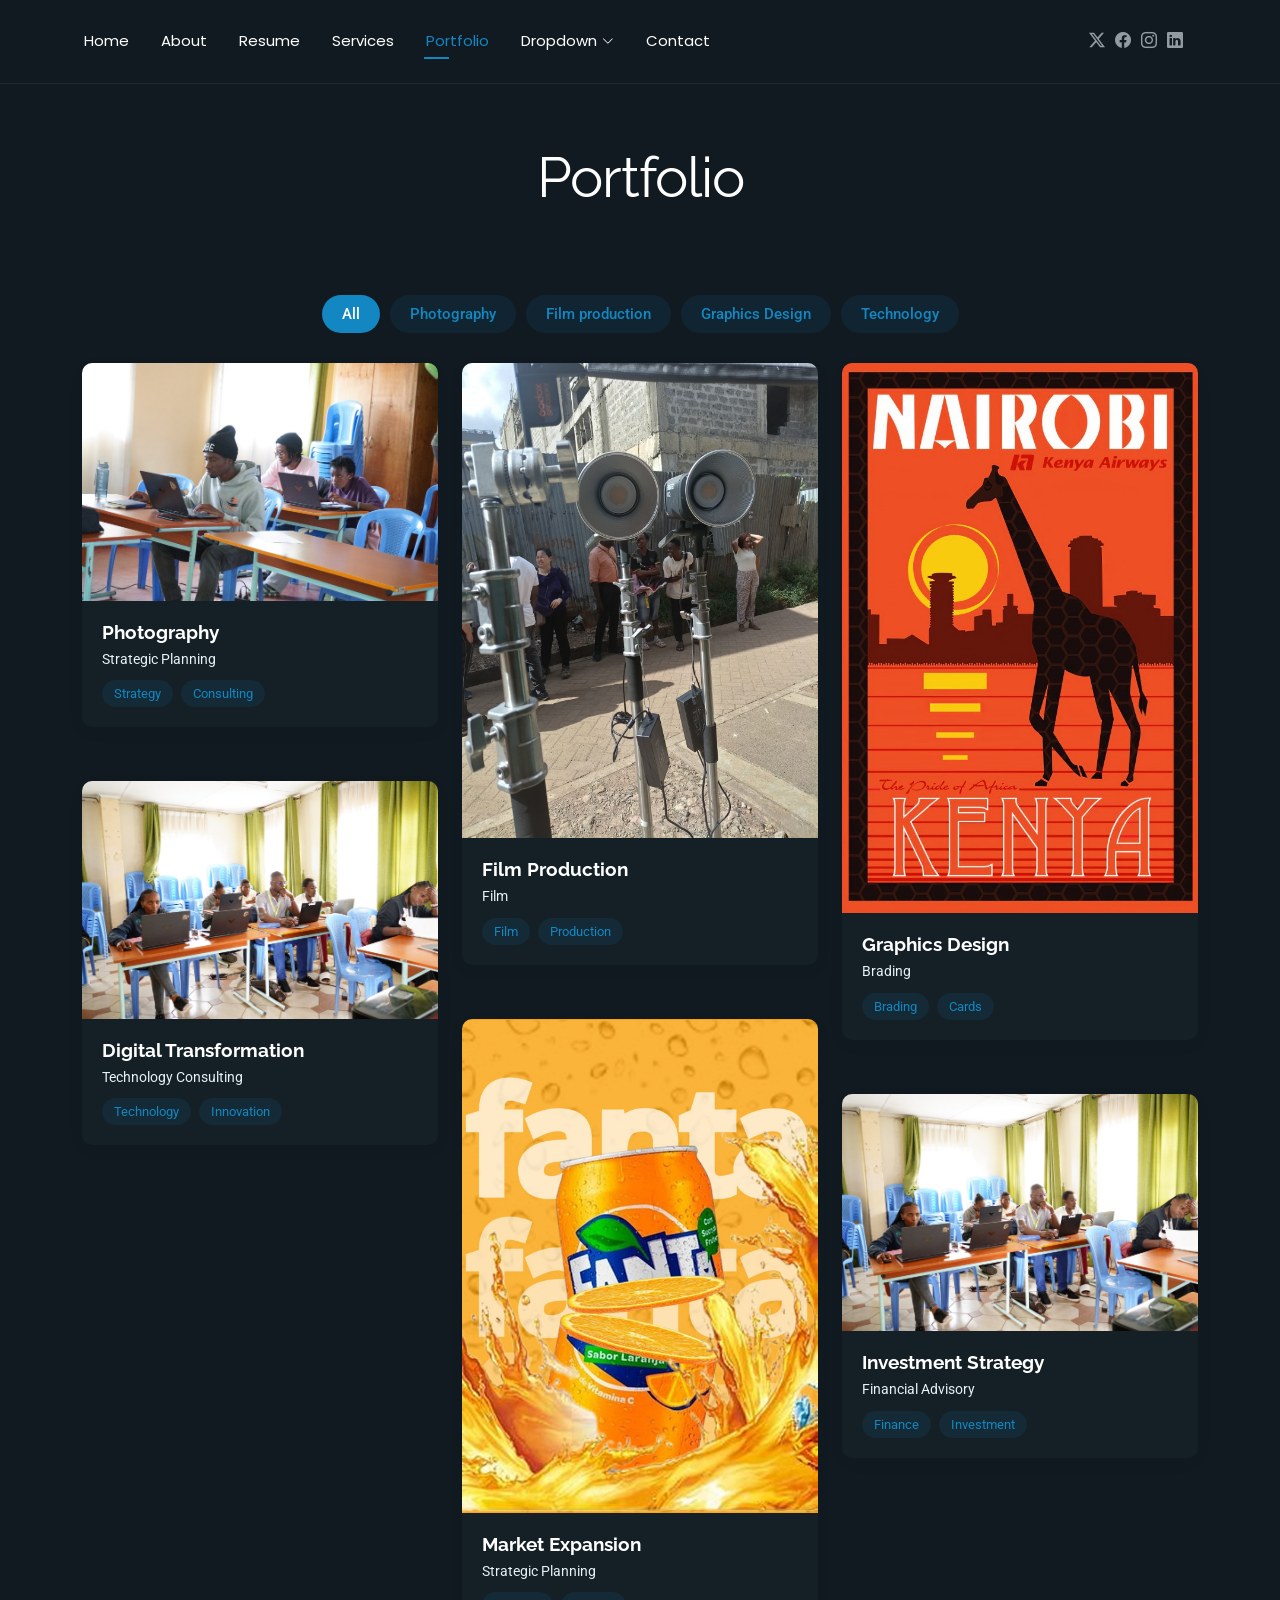
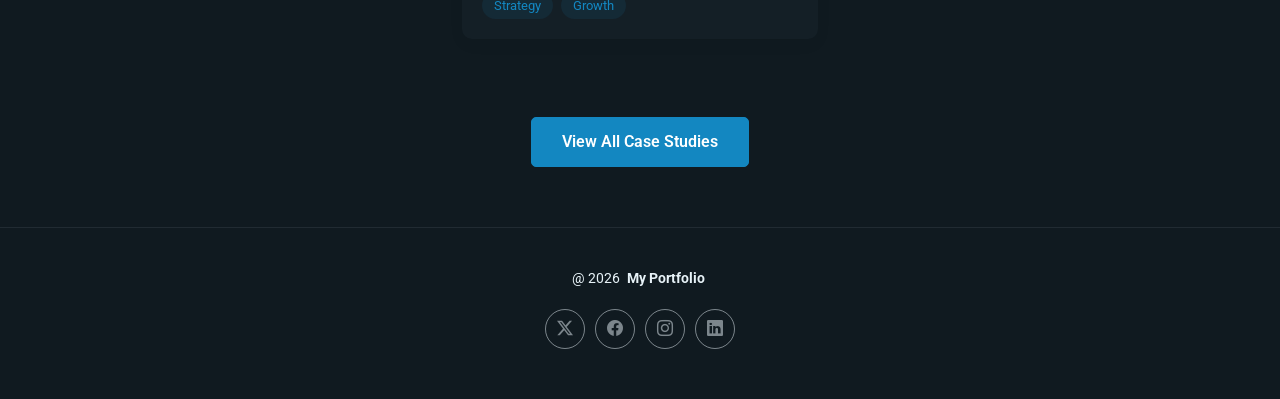
<file: portfolio.html>
<!DOCTYPE html>
<html lang="en">

<head>
  <meta charset="utf-8">
  <meta content="width=device-width, initial-scale=1.0" name="viewport">
  <title>Portfolio - FolioOne Bootstrap Template</title>
  <meta name="description" content="">
  <meta name="keywords" content="">

  <!-- Favicons -->
  <link href="assets/img/favicon.jpeg" rel="icon">
  <link href="assets/img/favicon.jpeg" rel="apple-touch-icon">

  <!-- Fonts -->
  <link href="https://fonts.googleapis.com" rel="preconnect">
  <link href="https://fonts.gstatic.com" rel="preconnect" crossorigin>
  <link href="https://fonts.googleapis.com/css2?family=Roboto:ital,wght@0,100;0,300;0,400;0,500;0,700;0,900;1,100;1,300;1,400;1,500;1,700;1,900&family=Poppins:ital,wght@0,100;0,200;0,300;0,400;0,500;0,600;0,700;0,800;0,900;1,100;1,200;1,300;1,400;1,500;1,600;1,700;1,800;1,900&family=Raleway:ital,wght@0,100;0,200;0,300;0,400;0,500;0,600;0,700;0,800;0,900;1,100;1,200;1,300;1,400;1,500;1,600;1,700;1,800;1,900&display=swap" rel="stylesheet">

  <!-- Vendor CSS Files -->
  <link href="assets/vendor/bootstrap/css/bootstrap.min.css" rel="stylesheet">
  <link href="assets/vendor/bootstrap-icons/bootstrap-icons.css" rel="stylesheet">
  <link href="assets/vendor/aos/aos.css" rel="stylesheet">
  <link href="assets/vendor/swiper/swiper-bundle.min.css" rel="stylesheet">
  <link href="assets/vendor/glightbox/css/glightbox.min.css" rel="stylesheet">

  <!-- Main CSS File -->
  <link href="assets/css/main.css" rel="stylesheet">

  <!-- =======================================================
  * Template Name: FolioOne
  * Template URL: https://bootstrapmade.com/folioone-bootstrap-portfolio-website-template/
  * Updated: Aug 23 2025 with Bootstrap v5.3.7
  * Author: BootstrapMade.com
  * License: https://bootstrapmade.com/license/
  ======================================================== -->
</head>

<body class="portfolio-page">

  <header id="header" class="header d-flex align-items-center light-background sticky-top">
    <div class="container position-relative d-flex align-items-center justify-content-between">

      <!-- <a href="index.html" class="logo d-flex align-items-center me-auto me-xl-0">
      <img src="assets/img/logo.webp" alt="">
      <h1 class="sitename">FolioOne</h1> 
    </a> -->

      <nav id="navmenu" class="navmenu">
        <ul>
          <li><a href="index.html">Home</a></li>
          <li><a href="about.html">About</a></li>
          <li><a href="resume.html">Resume</a></li>
          <li><a href="services.html">Services</a></li>
          <li><a href="portfolio.html" class="active">Portfolio</a></li>
          <li class="dropdown"><a href="#"><span>Dropdown</span> <i class="bi bi-chevron-down toggle-dropdown"></i></a>
            <ul>
              <li><a href="#">Dropdown 1</a></li>
              <li class="dropdown"><a href="#"><span>Deep Dropdown</span> <i class="bi bi-chevron-down toggle-dropdown"></i></a>
                <ul>
                  <li><a href="#">Deep Dropdown 1</a></li>
                  <li><a href="#">Deep Dropdown 2</a></li>
                  <li><a href="#">Deep Dropdown 3</a></li>
                  <li><a href="#">Deep Dropdown 4</a></li>
                  <li><a href="#">Deep Dropdown 5</a></li>
                </ul>
              </li>
              <li><a href="#">Dropdown 2</a></li>
              <li><a href="#">Dropdown 3</a></li>
              <li><a href="#">Dropdown 4</a></li>
            </ul>
          </li>
          <li><a href="contact.html">Contact</a></li>
        </ul>
        <i class="mobile-nav-toggle d-xl-none bi bi-list"></i>
      </nav>

      <div class="header-social-links">
        <a href="#" class="twitter"><i class="bi bi-twitter-x"></i></a>
        <a href="#" class="facebook"><i class="bi bi-facebook"></i></a>
        <a href="#" class="instagram"><i class="bi bi-instagram"></i></a>
        <a href="#" class="linkedin"><i class="bi bi-linkedin"></i></a>
      </div>

    </div>
  </header>

  <main class="main">

    <!-- Portfolio Section -->
    <section id="portfolio" class="portfolio section">

      <!-- Section Title -->
      <div class="container section-title" data-aos="fade-up">
        <h2>Portfolio</h2>
        
      </div>

      <div class="container" data-aos="fade-up" data-aos-delay="100">

        <div class="isotope-layout" data-default-filter="*" data-layout="masonry" data-sort="original-order">
          <ul class="portfolio-filters isotope-filters" data-aos="fade-up" data-aos-delay="200">
            <li data-filter="*" class="filter-active">All</li>
            <li data-filter=".filter-photography">Photography</li>
            <li data-filter=".filter-film production">Film production</li>
            <li data-filter=".filter-graphics Design">Graphics Design</li>
            <li data-filter=".filter-technology">Technology</li>
          </ul><!-- End Portfolio Filters -->

          <div class="row gy-4 isotope-container" data-aos="fade-up" data-aos-delay="300">
            <div class="col-lg-4 col-md-6 portfolio-item isotope-item filter-strategy">
              <div class="portfolio-card">
                <div class="portfolio-img">
                  <img src="assets/img/portfolio/WhatsApp Image 2026-05-06 at 14.22.47.jpeg" alt="Portfolio Item" class="img-fluid">
                  <div class="portfolio-overlay">
                    <a href="assets/img/portfolio/WhatsApp Image 2026-05-06 at 14.22.47.jpeg" class="glightbox portfolio-lightbox"><i class="bi bi-plus"></i></a>
                    <a href="#" class="portfolio-details-link"><i class="bi bi-link"></i></a>
                  </div>
                </div>
                <div class="portfolio-info">
                  <h4>Photography</h4>
                  <p>Strategic Planning</p>
                  <div class="portfolio-tags">
                    <span>Strategy</span>
                    <span>Consulting</span>
                  </div>
                </div>
              </div>
            </div>

            <div class="col-lg-4 col-md-6 portfolio-item isotope-item filter-finance">
              <div class="portfolio-card">
                <div class="portfolio-img">
                  <img src="assets/img/portfolio/film4.jpeg" height="45%" alt="Portfolio Item" class="img-fluid">
                  <div class="portfolio-overlay">
                    <a href="assets/img/portfolio/film4.jpeg" class="glightbox portfolio-lightbox"><i class="bi bi-plus"></i></a>
                    <a href="#" class="portfolio-details-link"><i class="bi bi-link"></i></a>
                  </div>
                </div>
                <div class="portfolio-info">
                  <h4>Film Production</h4>
                  <p>Film</p>
                  <div class="portfolio-tags">
                    <span>Film </span>
                    <span>Production</span>
                  </div>
                </div>
              </div>
            </div>

            <div class="col-lg-4 col-md-6 portfolio-item isotope-item filter-operations">
              <div class="portfolio-card">
                <div class="portfolio-img">
                  <img src="assets/img/portfolio/giraff.jpeg" alt="Portfolio Item" class="img-fluid">
                  <div class="portfolio-overlay">
                    <a href="assets/img/portfolio/giraff.jpeg" class="glightbox portfolio-lightbox"><i class="bi bi-plus"></i></a>
                    <a href="#" class="portfolio-details-link"><i class="bi bi-link"></i></a>
                  </div>
                </div>
                <div class="portfolio-info">
                  <h4>Graphics Design</h4>
                  <p>Brading</p>
                  <div class="portfolio-tags">
                    <span>Brading</span>
                    <span>Cards</span>
                  </div>
                </div>
              </div>
            </div>

            <div class="col-lg-4 col-md-6 portfolio-item isotope-item filter-technology">
              <div class="portfolio-card">
                <div class="portfolio-img">
                  <img src="assets/img/portfolio/WhatsApp Image 2026-05-06 at 14.22.56.jpeg" alt="Portfolio Item" class="img-fluid">
                  <div class="portfolio-overlay">
                    <a href="assets/img/portfolio/WhatsApp Image 2026-05-06 at 14.22.56.jpeg" class="glightbox portfolio-lightbox"><i class="bi bi-plus"></i></a>
                    <a href="#" class="portfolio-details-link"><i class="bi bi-link"></i></a>
                  </div>
                </div>
                <div class="portfolio-info">
                  <h4>Digital Transformation</h4>
                  <p>Technology Consulting</p>
                  <div class="portfolio-tags">
                    <span>Technology</span>
                    <span>Innovation</span>
                  </div>
                </div>
              </div>
            </div>

            <div class="col-lg-4 col-md-6 portfolio-item isotope-item filter-strategy">
              <div class="portfolio-card">
                <div class="portfolio-img">
                  <img src="assets/img/portfolio/fanta.jpeg" alt="Portfolio Item" class="img-fluid">
                  <div class="portfolio-overlay">
                    <a href="assets/img/portfolio/fanta.jpeg" class="glightbox portfolio-lightbox"><i class="bi bi-plus"></i></a>
                    <a href="#" class="portfolio-details-link"><i class="bi bi-link"></i></a>
                  </div>
                </div>
                <div class="portfolio-info">
                  <h4>Market Expansion</h4>
                  <p>Strategic Planning</p>
                  <div class="portfolio-tags">
                    <span>Strategy</span>
                    <span>Growth</span>
                  </div>
                </div>
              </div>
            </div>

            <div class="col-lg-4 col-md-6 portfolio-item isotope-item filter-finance">
              <div class="portfolio-card">
                <div class="portfolio-img">
                  <img src="assets/img/portfolio/WhatsApp Image 2026-05-06 at 14.22.56.jpeg" alt="Portfolio Item" class="img-fluid">
                  <div class="portfolio-overlay">
                    <a href="assets/img/portfolio/WhatsApp Image 2026-05-06 at 14.22.56.jpeg" class="glightbox portfolio-lightbox"><i class="bi bi-plus"></i></a>
                    <a href="#" class="portfolio-details-link"><i class="bi bi-link"></i></a>
                  </div>
                </div>
                <div class="portfolio-info">
                  <h4>Investment Strategy</h4>
                  <p>Financial Advisory</p>
                  <div class="portfolio-tags">
                    <span>Finance</span>
                    <span>Investment</span>
                  </div>
                </div>
              </div>
            </div>
          </div>

        </div>

        <div class="text-center mt-5" data-aos="fade-up" data-aos-delay="400">
          <a href="#portfolio" class="btn btn-primary">View All Case Studies</a>
        </div>

      </div>

    </section>
  </main>

  <footer id="footer" class="footer">

    <div class="container">
      <div class="copyright text-center ">
        <p>@ <span>2026</span> <strong class="px-1 sitename">My Portfolio</strong> </p>
      </div>
      <div class="social-links d-flex justify-content-center">
        <a href=""><i class="bi bi-twitter-x"></i></a>
        <a href=""><i class="bi bi-facebook"></i></a>
        <a href=""><i class="bi bi-instagram"></i></a>
        <a href=""><i class="bi bi-linkedin"></i></a>
      </div>
      <div class="credits">
        
      </div>
    </div>

  </footer>

  
  <a href="#" id="scroll-top" class="scroll-top d-flex align-items-center justify-content-center"><i class="bi bi-arrow-up-short"></i></a>


  <div id="preloader"></div>

  
  <script src="assets/vendor/bootstrap/js/bootstrap.bundle.min.js"></script>
  <script src="assets/vendor/php-email-form/validate.js"></script>
  <script src="assets/vendor/aos/aos.js"></script>
  <script src="assets/vendor/typed.js/typed.umd.js"></script>
  <script src="assets/vendor/waypoints/noframework.waypoints.js"></script>
  <script src="assets/vendor/purecounter/purecounter_vanilla.js"></script>
  <script src="assets/vendor/swiper/swiper-bundle.min.js"></script>
  <script src="assets/vendor/imagesloaded/imagesloaded.pkgd.min.js"></script>
  <script src="assets/vendor/isotope-layout/isotope.pkgd.min.js"></script>
  <script src="assets/vendor/glightbox/js/glightbox.min.js"></script>

  
  <script src="assets/js/main.js"></script>

</body>

</html>
</file>
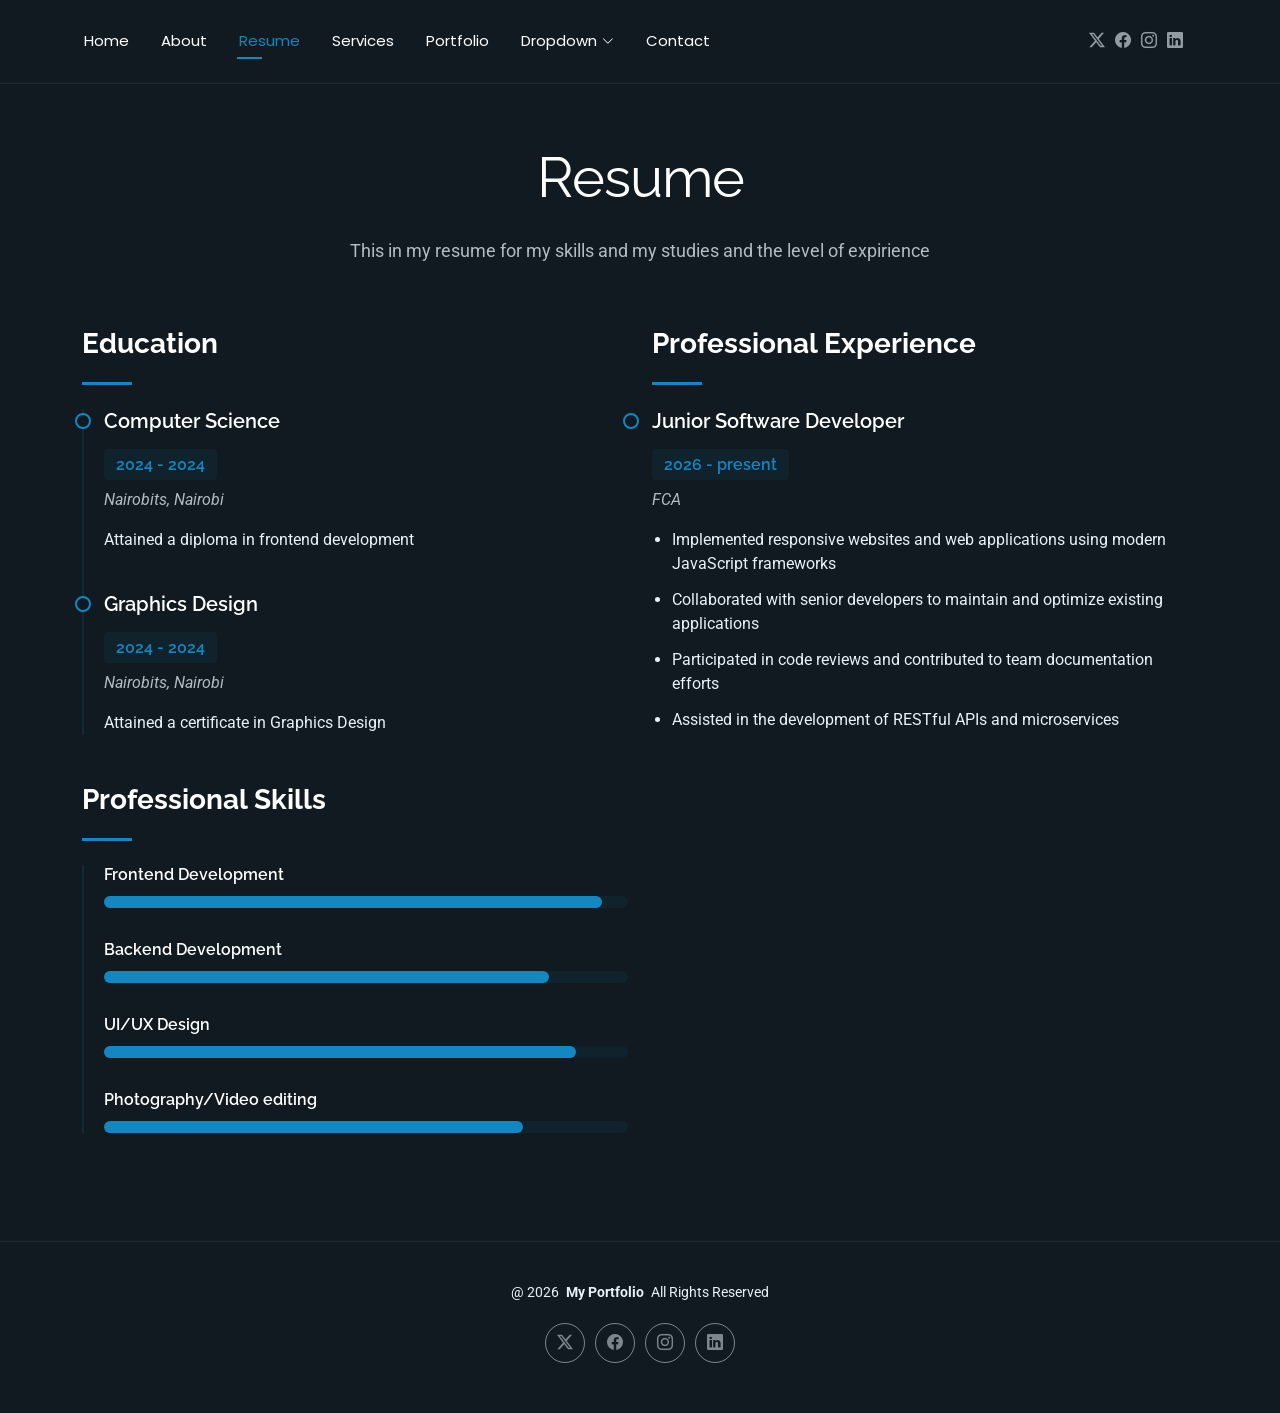
<file: resume.html>
<!DOCTYPE html>
<html lang="en">

<head>
  <meta charset="utf-8">
  <meta content="width=device-width, initial-scale=1.0" name="viewport">
  <title>Resume</title>
  <meta name="description" content="">
  <meta name="keywords" content="">

  <!-- Favicons -->
  <link href="assets/img/favicon.jpeg" rel="icon">
  <link href="assets/img/favicon.jpeg" rel="apple-touch-icon">

  <!-- Fonts -->
  <link href="https://fonts.googleapis.com" rel="preconnect">
  <link href="https://fonts.gstatic.com" rel="preconnect" crossorigin>
  <link href="https://fonts.googleapis.com/css2?family=Roboto:ital,wght@0,100;0,300;0,400;0,500;0,700;0,900;1,100;1,300;1,400;1,500;1,700;1,900&family=Poppins:ital,wght@0,100;0,200;0,300;0,400;0,500;0,600;0,700;0,800;0,900;1,100;1,200;1,300;1,400;1,500;1,600;1,700;1,800;1,900&family=Raleway:ital,wght@0,100;0,200;0,300;0,400;0,500;0,600;0,700;0,800;0,900;1,100;1,200;1,300;1,400;1,500;1,600;1,700;1,800;1,900&display=swap" rel="stylesheet">

  <!-- Vendor CSS Files -->
  <link href="assets/vendor/bootstrap/css/bootstrap.min.css" rel="stylesheet">
  <link href="assets/vendor/bootstrap-icons/bootstrap-icons.css" rel="stylesheet">
  <link href="assets/vendor/aos/aos.css" rel="stylesheet">
  <link href="assets/vendor/swiper/swiper-bundle.min.css" rel="stylesheet">
  <link href="assets/vendor/glightbox/css/glightbox.min.css" rel="stylesheet">

  <!-- Main CSS File -->
  <link href="assets/css/main.css" rel="stylesheet">

  
</head>

<body class="resume-page">

  <header id="header" class="header d-flex align-items-center light-background sticky-top">
    <div class="container position-relative d-flex align-items-center justify-content-between">

      

      <nav id="navmenu" class="navmenu">
        <ul>
          <li><a href="index.html">Home</a></li>
          <li><a href="about.html">About</a></li>
          <li><a href="resume.html" class="active">Resume</a></li>
          <li><a href="services.html">Services</a></li>
          <li><a href="portfolio.html">Portfolio</a></li>
          <li class="dropdown"><a href="#"><span>Dropdown</span> <i class="bi bi-chevron-down toggle-dropdown"></i></a>
            <ul>
              <li><a href="#">Dropdown 1</a></li>
              <li class="dropdown"><a href="#"><span>Deep Dropdown</span> <i class="bi bi-chevron-down toggle-dropdown"></i></a>
                <ul>
                  <li><a href="#">Deep Dropdown 1</a></li>
                  <li><a href="#">Deep Dropdown 2</a></li>
                  <li><a href="#">Deep Dropdown 3</a></li>
                  <li><a href="#">Deep Dropdown 4</a></li>
                  <li><a href="#">Deep Dropdown 5</a></li>
                </ul>
              </li>
              <li><a href="#">Dropdown 2</a></li>
              <li><a href="#">Dropdown 3</a></li>
              <li><a href="#">Dropdown 4</a></li>
            </ul>
          </li>
          <li><a href="contact.html">Contact</a></li>
        </ul>
        <i class="mobile-nav-toggle d-xl-none bi bi-list"></i>
      </nav>

      <div class="header-social-links">
        <a href="#" class="twitter"><i class="bi bi-twitter-x"></i></a>
        <a href="#" class="facebook"><i class="bi bi-facebook"></i></a>
        <a href="#" class="instagram"><i class="bi bi-instagram"></i></a>
        <a href="#" class="linkedin"><i class="bi bi-linkedin"></i></a>
      </div>

    </div>
  </header>

  <main class="main">

    <section id="resume" class="resume section">

      
      <div class="container section-title" data-aos="fade-up">
        <h2>Resume</h2>
        <p>This in my resume for my skills and my studies and the level of expirience</p>
      </div>

      <div class="container" data-aos="fade-up" data-aos-delay="100">

        <div class="row">
          <div class="col-lg-6">

            
            <div class="resume-item" data-aos="fade-up">
              <h3 class="resume-title">Education</h3>

              <div class="resume-content">
                <article class="education-item">
                  <h4> Computer Science</h4>
                  <h5>2024 - 2024</h5>
                  <p class="institution"><em>Nairobits, Nairobi</em></p>
                  <p>Attained a diploma in frontend development</p>
                </article>

                <article class="education-item">
                  <h4>Graphics Design</h4>
                  <h5>2024 - 2024</h5>
                  <p class="institution"><em>Nairobits, Nairobi</em></p>
                  <p>Attained a certificate in Graphics Design</p>
                </article>
              </div>
            </div>
            

           
            <div class="resume-item skills-animation" data-aos="fade-up">
              <h3 class="resume-title">Professional Skills</h3>

              <div class="resume-content">
                <div class="skill-item">
                  <h4>Frontend Development</h4>
                  <div class="progress">
                    <div class="progress-bar" role="progressbar" aria-valuenow="95" aria-valuemin="0" aria-valuemax="100"></div>
                  </div>
                </div>

                <div class="skill-item">
                  <h4>Backend Development</h4>
                  <div class="progress">
                    <div class="progress-bar" role="progressbar" aria-valuenow="85" aria-valuemin="0" aria-valuemax="100"></div>
                  </div>
                </div>

                <div class="skill-item">
                  <h4>UI/UX Design</h4>
                  <div class="progress">
                    <div class="progress-bar" role="progressbar" aria-valuenow="90" aria-valuemin="0" aria-valuemax="100"></div>
                  </div>
                </div>

                <div class="skill-item">
                  <h4>Photography/Video editing</h4>
                  <div class="progress">
                    <div class="progress-bar" role="progressbar" aria-valuenow="80" aria-valuemin="0" aria-valuemax="100"></div>
                  </div>
                </div>
              </div>
            </div>
          </div>

          <div class="col-lg-6">
            
            <div class="resume-item" data-aos="fade-up" data-aos-delay="100">
              <h3 class="resume-title">Professional Experience</h3>

                <article class="experience-item">
                  <h4>Junior Software Developer</h4>
                  <h5>2026 - present</h5>
                  <p class="company"><em>FCA</em></p>
                  <ul>
                    <li>Implemented responsive websites and web applications using modern JavaScript frameworks</li>
                    <li>Collaborated with senior developers to maintain and optimize existing applications</li>
                    <li>Participated in code reviews and contributed to team documentation efforts</li>
                    <li>Assisted in the development of RESTful APIs and microservices</li>
                  </ul>
                </article>
              </div>
            </div>
          </div>
        </div>

      </div>

    </section>

  </main>

  <footer id="footer" class="footer">

    <div class="container">
      <div class="copyright text-center ">
        <p>@ <span>2026</span> <strong class="px-1 sitename">My Portfolio</strong> <span>All Rights Reserved<br></span></p>
      </div>
      <div class="social-links d-flex justify-content-center">
        <a href=""><i class="bi bi-twitter-x"></i></a>
        <a href=""><i class="bi bi-facebook"></i></a>
        <a href=""><i class="bi bi-instagram"></i></a>
        <a href=""><i class="bi bi-linkedin"></i></a>
      </div>
      <div class="credits">
        
        
      </div>
    </div>

  </footer>


  <a href="#" id="scroll-top" class="scroll-top d-flex align-items-center justify-content-center"><i class="bi bi-arrow-up-short"></i></a>

  
  <div id="preloader"></div>

 
  <script src="assets/vendor/bootstrap/js/bootstrap.bundle.min.js"></script>
  <script src="assets/vendor/php-email-form/validate.js"></script>
  <script src="assets/vendor/aos/aos.js"></script>
  <script src="assets/vendor/typed.js/typed.umd.js"></script>
  <script src="assets/vendor/waypoints/noframework.waypoints.js"></script>
  <script src="assets/vendor/purecounter/purecounter_vanilla.js"></script>
  <script src="assets/vendor/swiper/swiper-bundle.min.js"></script>
  <script src="assets/vendor/imagesloaded/imagesloaded.pkgd.min.js"></script>
  <script src="assets/vendor/isotope-layout/isotope.pkgd.min.js"></script>
  <script src="assets/vendor/glightbox/js/glightbox.min.js"></script>

 
  <script src="assets/js/main.js"></script>

</body>

</html>
</file>
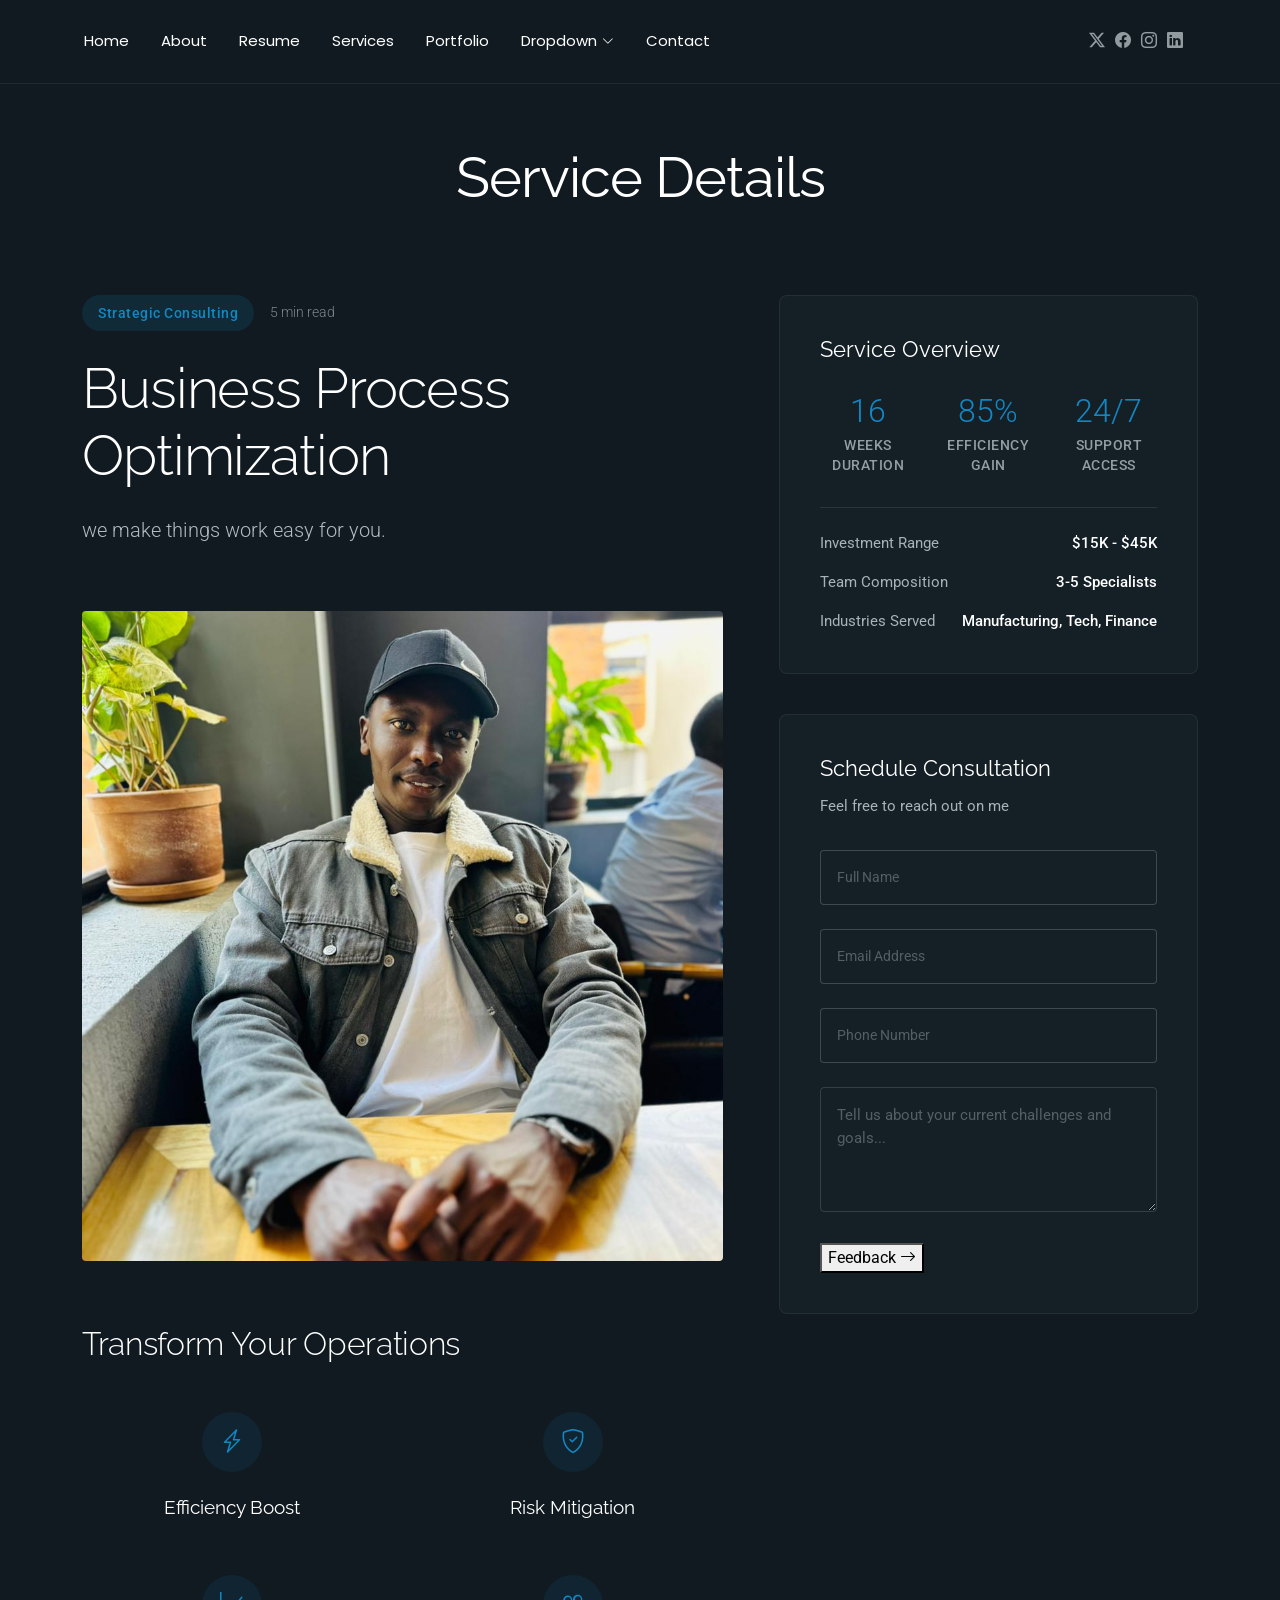
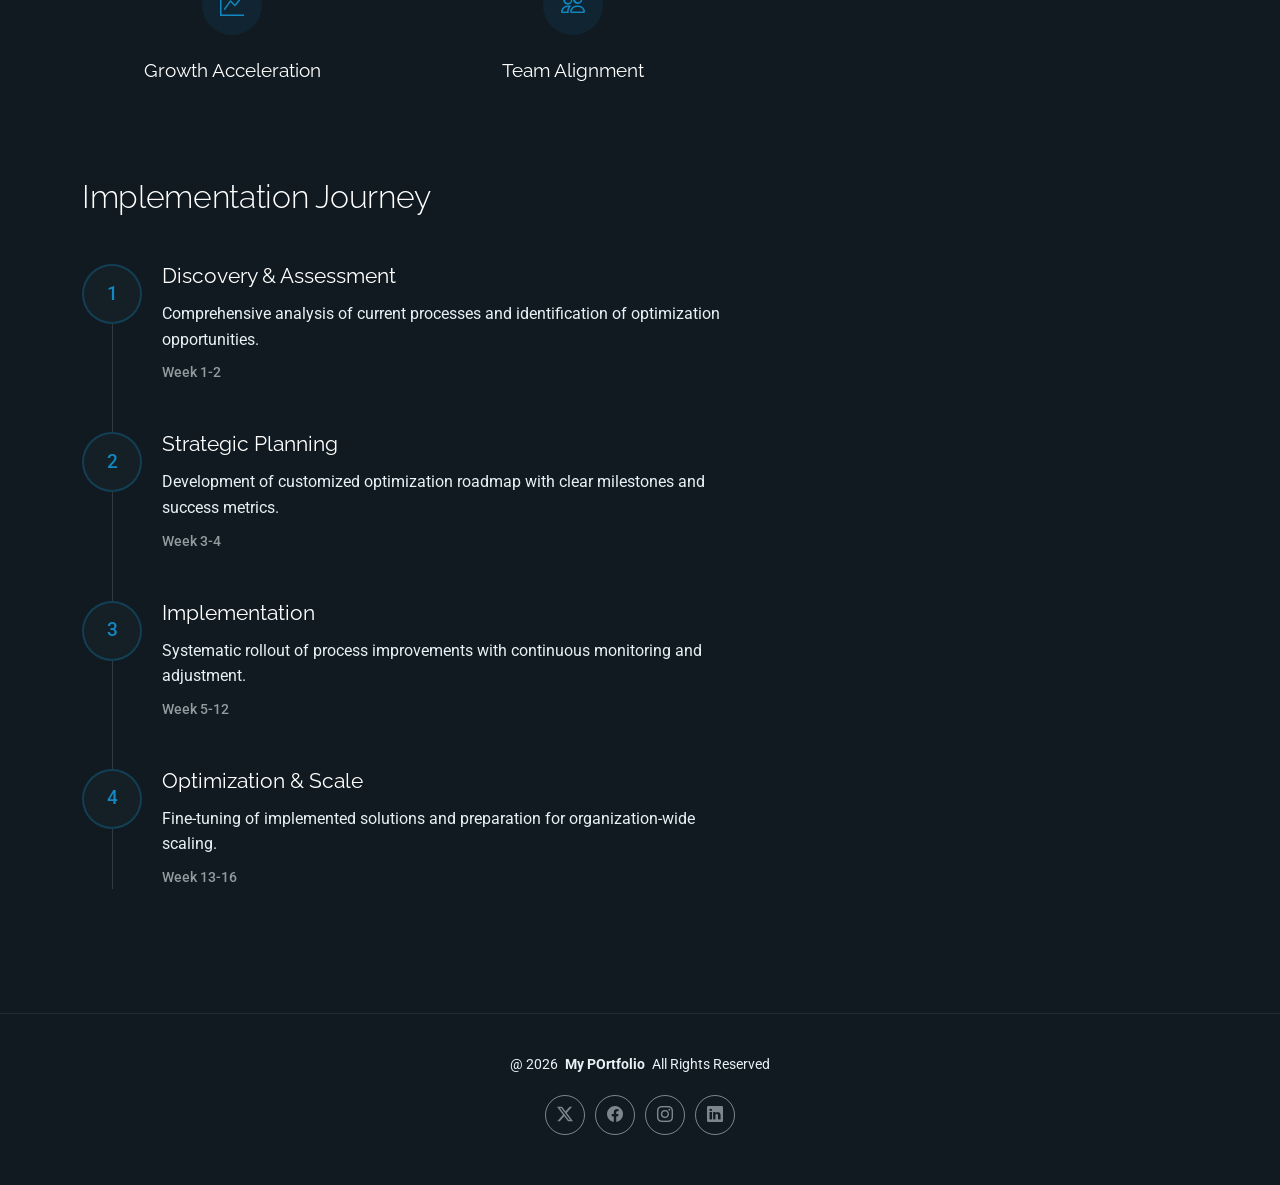
<file: service-details.html>
<!DOCTYPE html>
<html lang="en">

<head>
  <meta charset="utf-8">
  <meta content="width=device-width, initial-scale=1.0" name="viewport">
  <title>Service Details</title>
  <meta name="description" content="">
  <meta name="keywords" content="">

  <!-- Favicons -->
  <link href="assets/img/favicon.jpeg" rel="icon">
  <link href="assets/img/favicon.jpeg" rel="apple-touch-icon">

  <!-- Fonts -->
  <link href="https://fonts.googleapis.com" rel="preconnect">
  <link href="https://fonts.gstatic.com" rel="preconnect" crossorigin>
  <link href="https://fonts.googleapis.com/css2?family=Roboto:ital,wght@0,100;0,300;0,400;0,500;0,700;0,900;1,100;1,300;1,400;1,500;1,700;1,900&family=Poppins:ital,wght@0,100;0,200;0,300;0,400;0,500;0,600;0,700;0,800;0,900;1,100;1,200;1,300;1,400;1,500;1,600;1,700;1,800;1,900&family=Raleway:ital,wght@0,100;0,200;0,300;0,400;0,500;0,600;0,700;0,800;0,900;1,100;1,200;1,300;1,400;1,500;1,600;1,700;1,800;1,900&display=swap" rel="stylesheet">

  <!-- Vendor CSS Files -->
  <link href="assets/vendor/bootstrap/css/bootstrap.min.css" rel="stylesheet">
  <link href="assets/vendor/bootstrap-icons/bootstrap-icons.css" rel="stylesheet">
  <link href="assets/vendor/aos/aos.css" rel="stylesheet">
  <link href="assets/vendor/swiper/swiper-bundle.min.css" rel="stylesheet">
  <link href="assets/vendor/glightbox/css/glightbox.min.css" rel="stylesheet">

  <!-- Main CSS File -->
  <link href="assets/css/main.css" rel="stylesheet">

</head>

<body class="service-details-page">

  <header id="header" class="header d-flex align-items-center light-background sticky-top">
    <div class="container position-relative d-flex align-items-center justify-content-between">

      

      <nav id="navmenu" class="navmenu">
        <ul>
          <li><a href="index.html">Home</a></li>
          <li><a href="about.html">About</a></li>
          <li><a href="resume.html">Resume</a></li>
          <li><a href="services.html">Services</a></li>
          <li><a href="portfolio.html">Portfolio</a></li>
          <li class="dropdown"><a href="#"><span>Dropdown</span> <i class="bi bi-chevron-down toggle-dropdown"></i></a>
            <ul>
              <li><a href="#">Dropdown 1</a></li>
              <li class="dropdown"><a href="#"><span>Deep Dropdown</span> <i class="bi bi-chevron-down toggle-dropdown"></i></a>
                <ul>
                  <li><a href="#">Deep Dropdown 1</a></li>
                  <li><a href="#">Deep Dropdown 2</a></li>
                  <li><a href="#">Deep Dropdown 3</a></li>
                  <li><a href="#">Deep Dropdown 4</a></li>
                  <li><a href="#">Deep Dropdown 5</a></li>
                </ul>
              </li>
              <li><a href="#">Dropdown 2</a></li>
              <li><a href="#">Dropdown 3</a></li>
              <li><a href="#">Dropdown 4</a></li>
            </ul>
          </li>
          <li><a href="contact.html">Contact</a></li>
        </ul>
        <i class="mobile-nav-toggle d-xl-none bi bi-list"></i>
      </nav>

      <div class="header-social-links">
        <a href="#" class="twitter"><i class="bi bi-twitter-x"></i></a>
        <a href="#" class="facebook"><i class="bi bi-facebook"></i></a>
        <a href="#" class="instagram"><i class="bi bi-instagram"></i></a>
        <a href="#" class="linkedin"><i class="bi bi-linkedin"></i></a>
      </div>

    </div>
  </header>

  <main class="main">

    <!-- Service Details Section -->
    <section id="service-details" class="service-details section">

      <!-- Section Title -->
      <div class="container section-title" data-aos="fade-up">
        <h2>Service Details</h2>
        
      </div>

      <div class="container" data-aos="fade-up" data-aos-delay="100">

        <div class="row">

          
          <div class="col-lg-7">

            
            <div class="service-hero" data-aos="fade-up" data-aos-delay="100">
              <div class="service-meta">
                <span class="service-category">Strategic Consulting</span>
                <span class="reading-time">5 min read</span>
              </div>
              <h1>Business Process Optimization</h1>
              <p class="service-description">we make things work easy for you.</p>
            </div>

            
            <div class="service-visual" data-aos="zoom-in" data-aos-delay="200">
              <img src="assets/img/services/WhatsApp Image 2026-05-06 at 13.24.45.jpeg"  alt="Business Process Optimization" class="img-fluid">
            </div>

            <!-- Service Content -->
            <div class="service-narrative" data-aos="fade-up" data-aos-delay="300">
              <h3>Transform Your Operations</h3>
             
              <div class="benefits-grid" data-aos="fade-up" data-aos-delay="400">
                <div class="benefit-card">
                  <div class="benefit-icon">
                    <i class="bi bi-lightning-charge"></i>
                  </div>
                  <h4>Efficiency Boost</h4>
                  
                </div>

                <div class="benefit-card">
                  <div class="benefit-icon">
                    <i class="bi bi-shield-check"></i>
                  </div>
                  <h4>Risk Mitigation</h4>
                  
                </div>

                <div class="benefit-card">
                  <div class="benefit-icon">
                    <i class="bi bi-graph-up"></i>
                  </div>
                  <h4>Growth Acceleration</h4>
                  
                </div>

                <div class="benefit-card">
                  <div class="benefit-icon">
                    <i class="bi bi-people"></i>
                  </div>
                  <h4>Team Alignment</h4>
                 
                </div>
              </div>

            </div>

            <!-- Implementation Timeline -->
            <div class="timeline-section" data-aos="fade-up" data-aos-delay="500">
              <h3>Implementation Journey</h3>
              <div class="timeline">
                <div class="timeline-item">
                  <div class="timeline-marker">
                    <span>1</span>
                  </div>
                  <div class="timeline-content">
                    <h4>Discovery &amp; Assessment</h4>
                    <p>Comprehensive analysis of current processes and identification of optimization opportunities.</p>
                    <small>Week 1-2</small>
                  </div>
                </div>

                <div class="timeline-item">
                  <div class="timeline-marker">
                    <span>2</span>
                  </div>
                  <div class="timeline-content">
                    <h4>Strategic Planning</h4>
                    <p>Development of customized optimization roadmap with clear milestones and success metrics.</p>
                    <small>Week 3-4</small>
                  </div>
                </div>

                <div class="timeline-item">
                  <div class="timeline-marker">
                    <span>3</span>
                  </div>
                  <div class="timeline-content">
                    <h4>Implementation</h4>
                    <p>Systematic rollout of process improvements with continuous monitoring and adjustment.</p>
                    <small>Week 5-12</small>
                  </div>
                </div>

                <div class="timeline-item">
                  <div class="timeline-marker">
                    <span>4</span>
                  </div>
                  <div class="timeline-content">
                    <h4>Optimization &amp; Scale</h4>
                    <p>Fine-tuning of implemented solutions and preparation for organization-wide scaling.</p>
                    <small>Week 13-16</small>
                  </div>
                </div>
              </div>
            </div>

          </div>

          
          <div class="col-lg-5">
            <div class="service-sidebar" data-aos="fade-up" data-aos-delay="200">

              
              <div class="overview-card">
                <div class="overview-header">
                  <h4>Service Overview</h4>
                </div>
                <div class="overview-stats">
                  <div class="stat-item">
                    <div class="stat-number">16</div>
                    <div class="stat-label">Weeks Duration</div>
                  </div>
                  <div class="stat-item">
                    <div class="stat-number">85%</div>
                    <div class="stat-label">Efficiency Gain</div>
                  </div>
                  <div class="stat-item">
                    <div class="stat-number">24/7</div>
                    <div class="stat-label">Support Access</div>
                  </div>
                </div>

                <div class="overview-details">
                  <div class="detail-row">
                    <span class="detail-label">Investment Range</span>
                    <span class="detail-value">$15K - $45K</span>
                  </div>
                  <div class="detail-row">
                    <span class="detail-label">Team Composition</span>
                    <span class="detail-value">3-5 Specialists</span>
                  </div>
                  <div class="detail-row">
                    <span class="detail-label">Industries Served</span>
                    <span class="detail-value">Manufacturing, Tech, Finance</span>
                  </div>
                </div>
              </div>

    
                

              <!-- Consultation Form -->
              <div class="consultation-form">
                <div class="form-header">
                  <h4>Schedule Consultation</h4>
                  <p>Feel free to reach out on me </p>
                </div>

                <form action="forms/consultation.php" method="post" class="php-email-form">
                  <div class="form-group">
                    <input type="text" name="name" class="form-input" placeholder="Full Name" required="">
                  </div>

                  <div class="form-group">
                    <input type="email" name="email" class="form-input" placeholder="Email Address" required="">
                  </div>

                  <div class="form-group">
                    <input type="tel" name="phone" class="form-input" placeholder="Phone Number">
                  </div>

                  <input type="hidden" name="subject" value="Business Process Optimization Consultation">

                  <div class="form-group">
                    <textarea name="message" class="form-input" rows="4" placeholder="Tell us about your current challenges and goals..." required=""></textarea>
                  </div>

                  <div class="loading">Loading</div>
                  <div class="error-message"></div>
                  <div class="sent-message">Your consultation request has been sent. Thank you!</div>

                  <button type="submit" class="btn-Feedback">
                    <span> Feedback</span>
                    <i class="bi bi-arrow-right"></i>
                  </button>
                </form>
              </div>

            </div>
          </div>

        </div>

      </div>

    </section>

  </main>

  <footer id="footer" class="footer">

    <div class="container">
      <div class="copyright text-center ">
        <p>@ <span>2026</span> <strong class="px-1 sitename">My POrtfolio</strong> <span>All Rights Reserved<br></span></p>
      </div>
      <div class="social-links d-flex justify-content-center">
        <a href=""><i class="bi bi-twitter-x"></i></a>
        <a href=""><i class="bi bi-facebook"></i></a>
        <a href=""><i class="bi bi-instagram"></i></a>
        <a href=""><i class="bi bi-linkedin"></i></a>
      </div>
      <div class="credits">
        
      </div>
    </div>

  </footer>

  
  <a href="#" id="scroll-top" class="scroll-top d-flex align-items-center justify-content-center"><i class="bi bi-arrow-up-short"></i></a>

  
  <div id="preloader"></div>

  <script src="assets/vendor/bootstrap/js/bootstrap.bundle.min.js"></script>
  <script src="assets/vendor/php-email-form/validate.js"></script>
  <script src="assets/vendor/aos/aos.js"></script>
  <script src="assets/vendor/typed.js/typed.umd.js"></script>
  <script src="assets/vendor/waypoints/noframework.waypoints.js"></script>
  <script src="assets/vendor/purecounter/purecounter_vanilla.js"></script>
  <script src="assets/vendor/swiper/swiper-bundle.min.js"></script>
  <script src="assets/vendor/imagesloaded/imagesloaded.pkgd.min.js"></script>
  <script src="assets/vendor/isotope-layout/isotope.pkgd.min.js"></script>
  <script src="assets/vendor/glightbox/js/glightbox.min.js"></script>


  <script src="assets/js/main.js"></script>

</body>

</html>
</file>
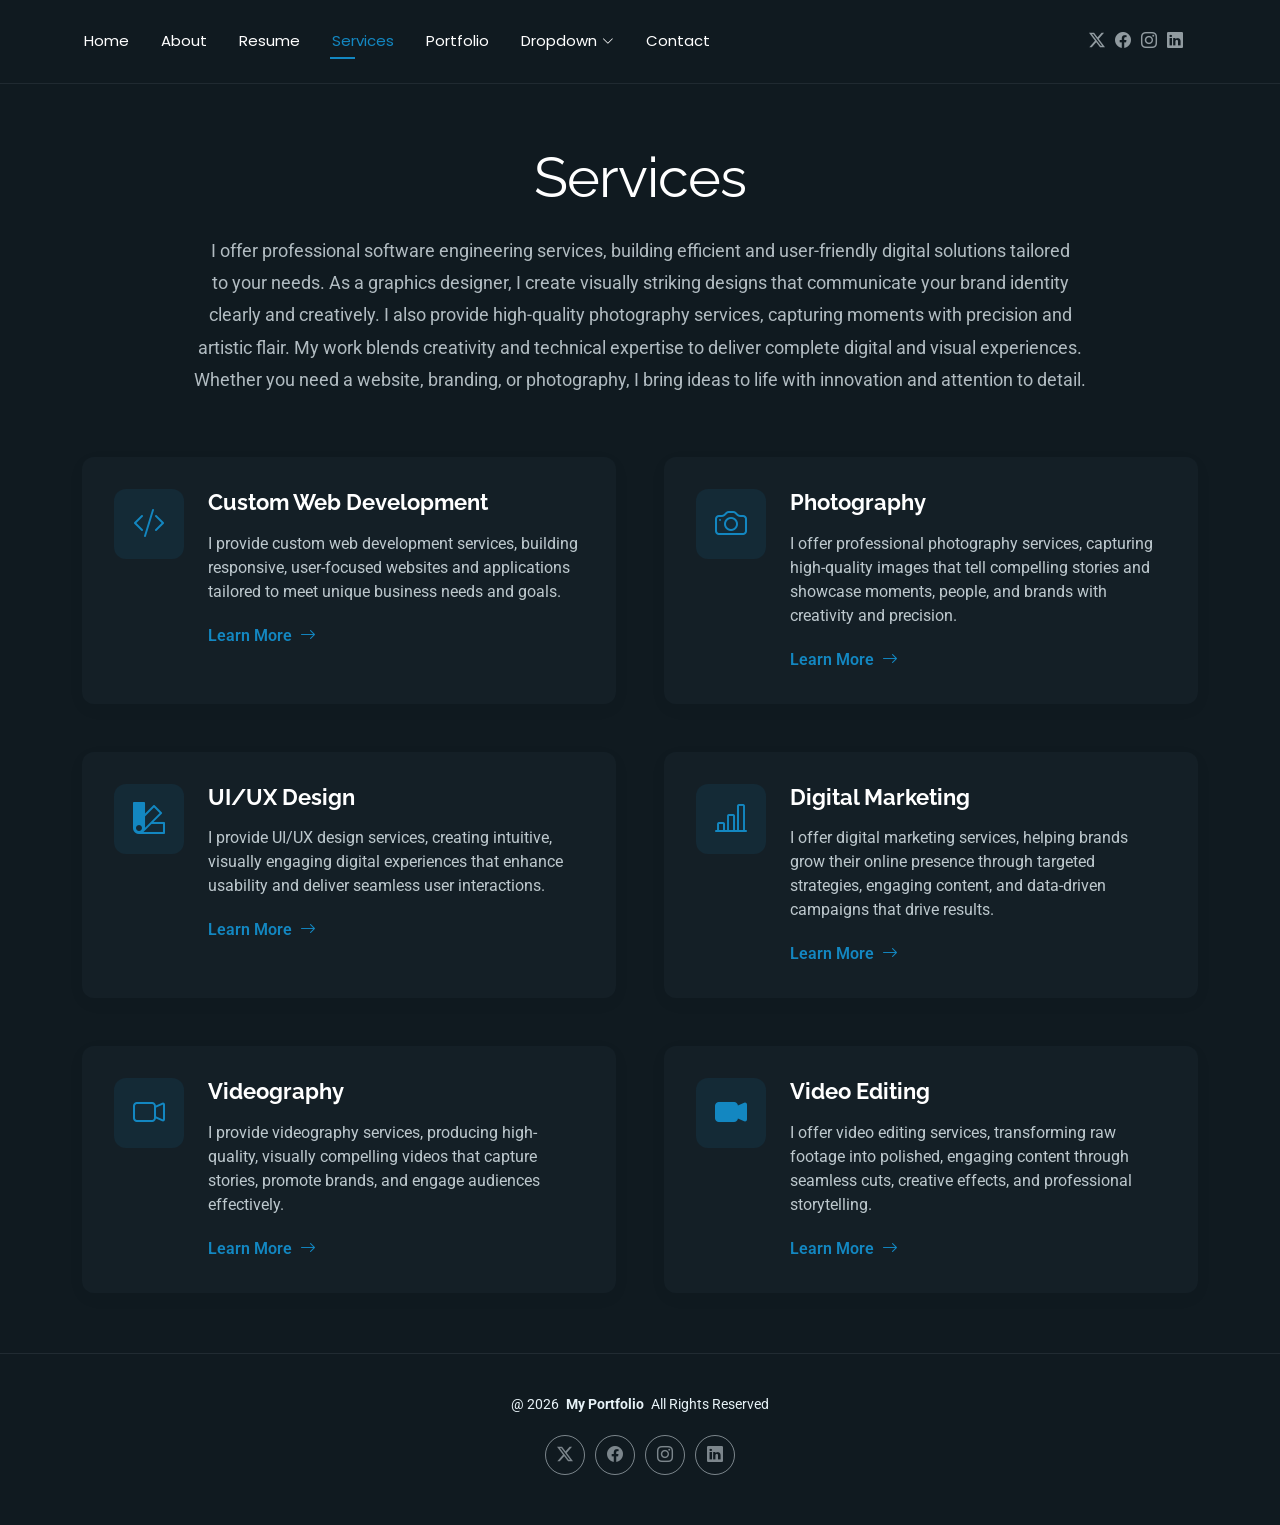
<file: services.html>
<!DOCTYPE html>
<html lang="en">

<head>
  <meta charset="utf-8">
  <meta content="width=device-width, initial-scale=1.0" name="viewport">
  <title>Services</title>
  <meta name="description" content="">
  <meta name="keywords" content="">

  <!-- Favicons -->
  <link href="assets/img/favicon.jpeg" rel="icon">
  <link href="assets/img/favicon.jpeg" rel="apple-touch-icon">

  <!-- Fonts -->
  <link href="https://fonts.googleapis.com" rel="preconnect">
  <link href="https://fonts.gstatic.com" rel="preconnect" crossorigin>
  <link href="https://fonts.googleapis.com/css2?family=Roboto:ital,wght@0,100;0,300;0,400;0,500;0,700;0,900;1,100;1,300;1,400;1,500;1,700;1,900&family=Poppins:ital,wght@0,100;0,200;0,300;0,400;0,500;0,600;0,700;0,800;0,900;1,100;1,200;1,300;1,400;1,500;1,600;1,700;1,800;1,900&family=Raleway:ital,wght@0,100;0,200;0,300;0,400;0,500;0,600;0,700;0,800;0,900;1,100;1,200;1,300;1,400;1,500;1,600;1,700;1,800;1,900&display=swap" rel="stylesheet">

  <!-- Vendor CSS Files -->
  <link href="assets/vendor/bootstrap/css/bootstrap.min.css" rel="stylesheet">
  <link href="assets/vendor/bootstrap-icons/bootstrap-icons.css" rel="stylesheet">
  <link href="assets/vendor/aos/aos.css" rel="stylesheet">
  <link href="assets/vendor/swiper/swiper-bundle.min.css" rel="stylesheet">
  <link href="assets/vendor/glightbox/css/glightbox.min.css" rel="stylesheet">

  
  <link href="assets/css/main.css" rel="stylesheet">

  
</head>

<body class="services-page">

  <header id="header" class="header d-flex align-items-center light-background sticky-top">
    <div class="container position-relative d-flex align-items-center justify-content-between">

      

      <nav id="navmenu" class="navmenu">
        <ul>
          <li><a href="index.html">Home</a></li>
          <li><a href="about.html">About</a></li>
          <li><a href="resume.html">Resume</a></li>
          <li><a href="services.html" class="active">Services</a></li>
          <li><a href="portfolio.html">Portfolio</a></li>
          <li class="dropdown"><a href="#"><span>Dropdown</span> <i class="bi bi-chevron-down toggle-dropdown"></i></a>
            <ul>
              <li><a href="#">Dropdown 1</a></li>
              <li class="dropdown"><a href="#"><span>Deep Dropdown</span> <i class="bi bi-chevron-down toggle-dropdown"></i></a>
                <ul>
                  <li><a href="#">Deep Dropdown 1</a></li>
                  <li><a href="#">Deep Dropdown 2</a></li>
                  <li><a href="#">Deep Dropdown 3</a></li>
                  <li><a href="#">Deep Dropdown 4</a></li>
                  <li><a href="#">Deep Dropdown 5</a></li>
                </ul>
              </li>
              <li><a href="#">Dropdown 2</a></li>
              <li><a href="#">Dropdown 3</a></li>
              <li><a href="#">Dropdown 4</a></li>
            </ul>
          </li>
          <li><a href="contact.html">Contact</a></li>
        </ul>
        <i class="mobile-nav-toggle d-xl-none bi bi-list"></i>
      </nav>

      <div class="header-social-links">
        <a href="#" class="twitter"><i class="bi bi-twitter-x"></i></a>
        <a href="#" class="facebook"><i class="bi bi-facebook"></i></a>
        <a href="#" class="instagram"><i class="bi bi-instagram"></i></a>
        <a href="#" class="linkedin"><i class="bi bi-linkedin"></i></a>
      </div>

    </div>
  </header>

  <main class="main">

   
    <section id="services" class="services section">

      
      <div class="container section-title" data-aos="fade-up">
        <h2>Services</h2>
        <p>I offer professional software engineering services, building efficient and user-friendly digital solutions tailored to your needs.
As a graphics designer, I create visually striking designs that communicate your brand identity clearly and creatively.
I also provide high-quality photography services, capturing moments with precision and artistic flair.
My work blends creativity and technical expertise to deliver complete digital and visual experiences.
Whether you need a website, branding, or photography, I bring ideas to life with innovation and attention to detail.</p>
      </div>

      <div class="container" data-aos="fade-up" data-aos-delay="100">

        <div class="row justify-content-center g-5">

          <div class="col-md-6" data-aos="fade-right" data-aos-delay="100">
            <div class="service-item">
              <div class="service-icon">
                <i class="bi bi-code-slash"></i>
              </div>
              <div class="service-content">
                <h3>Custom Web Development</h3>
                <p>I provide custom web development services, building responsive, user-focused websites and applications tailored to meet unique business needs and goals.</p>
                <a href="service-details.html" class="service-link">
                  <span>Learn More</span>
                  <i class="bi bi-arrow-right"></i>
                </a>
              </div>
            </div>
          </div>

          <div class="col-md-6" data-aos="fade-left" data-aos-delay="100">
            <div class="service-item">
              <div class="service-icon">
                <i class="bi bi-camera"></i>
              </div>
              <div class="service-content">
                <h3>Photography</h3>
                <p>I offer professional photography services, capturing high-quality images that tell compelling stories and showcase moments, people, and brands with creativity and precision.</p>
                <a href="service-details.html" class="service-link">
                  <span>Learn More</span>
                  <i class="bi bi-arrow-right"></i>
                </a>
              </div>
            </div>
          </div>

          <div class="col-md-6" data-aos="fade-right" data-aos-delay="200">
            <div class="service-item">
              <div class="service-icon">
                <i class="bi bi-palette2"></i>
              </div>
              <div class="service-content">
                <h3>UI/UX Design</h3>
                <p>I provide UI/UX design services, creating intuitive, visually engaging digital experiences that enhance usability and deliver seamless user interactions.</p>
                <a href="service-details.html" class="service-link">
                  <span>Learn More</span>
                  <i class="bi bi-arrow-right"></i>
                </a>
              </div>
            </div>
          </div>

          <div class="col-md-6" data-aos="fade-left" data-aos-delay="200">
            <div class="service-item">
              <div class="service-icon">
                <i class="bi bi-bar-chart-line"></i>
              </div>
              <div class="service-content">
                <h3>Digital Marketing</h3>
                <p>I offer digital marketing services, helping brands grow their online presence through targeted strategies, engaging content, and data-driven campaigns that drive results.</p>
                <a href="service-details.html" class="service-link">
                  <span>Learn More</span>
                  <i class="bi bi-arrow-right"></i>
                </a>
              </div>
            </div>
          </div>

          <div class="col-md-6" data-aos="fade-right" data-aos-delay="300">
            <div class="service-item">
              <div class="service-icon">
                <i class="bi bi-camera-video"></i>
              </div>
              <div class="service-content">
                <h3>Videography</h3>
                <p>I provide videography services, producing high-quality, visually compelling videos that capture stories, promote brands, and engage audiences effectively.</p>
                <a href="service-details.html" class="service-link">
                  <span>Learn More</span>
                  <i class="bi bi-arrow-right"></i>
                </a>
              </div>
            </div>
          </div>

          <div class="col-md-6" data-aos="fade-left" data-aos-delay="300">
            <div class="service-item">
              <div class="service-icon">
                <i class="bi bi-camera-video-fill"></i>
              </div>
              <div class="service-content">
                <h3>Video Editing</h3>
                <p>I offer video editing services, transforming raw footage into polished, engaging content through seamless cuts, creative effects, and professional storytelling.</p>
                <a href="service-details.html" class="service-link">
                  <span>Learn More</span>
                  <i class="bi bi-arrow-right"></i>
                </a>
              </div>
            </div>
          </div>

        </div>

      </div>

    </section>

  </main>

  <footer id="footer" class="footer">

    <div class="container">
      <div class="copyright text-center ">
        <p>@ <span>2026</span> <strong class="px-1 sitename">My Portfolio</strong> <span>All Rights Reserved<br></span></p>
      </div>
      <div class="social-links d-flex justify-content-center">
        <a href=""><i class="bi bi-twitter-x"></i></a>
        <a href=""><i class="bi bi-facebook"></i></a>
        <a href=""><i class="bi bi-instagram"></i></a>
        <a href=""><i class="bi bi-linkedin"></i></a>
      </div>
      <div class="credits">
        
      </div>
    </div>

  </footer>

  
  <a href="#" id="scroll-top" class="scroll-top d-flex align-items-center justify-content-center"><i class="bi bi-arrow-up-short"></i></a>

 
  <div id="preloader"></div>


  <script src="assets/vendor/bootstrap/js/bootstrap.bundle.min.js"></script>
  <script src="assets/vendor/php-email-form/validate.js"></script>
  <script src="assets/vendor/aos/aos.js"></script>
  <script src="assets/vendor/typed.js/typed.umd.js"></script>
  <script src="assets/vendor/waypoints/noframework.waypoints.js"></script>
  <script src="assets/vendor/purecounter/purecounter_vanilla.js"></script>
  <script src="assets/vendor/swiper/swiper-bundle.min.js"></script>
  <script src="assets/vendor/imagesloaded/imagesloaded.pkgd.min.js"></script>
  <script src="assets/vendor/isotope-layout/isotope.pkgd.min.js"></script>
  <script src="assets/vendor/glightbox/js/glightbox.min.js"></script>

 
  <script src="assets/js/main.js"></script>

</body>

</html>
</file>
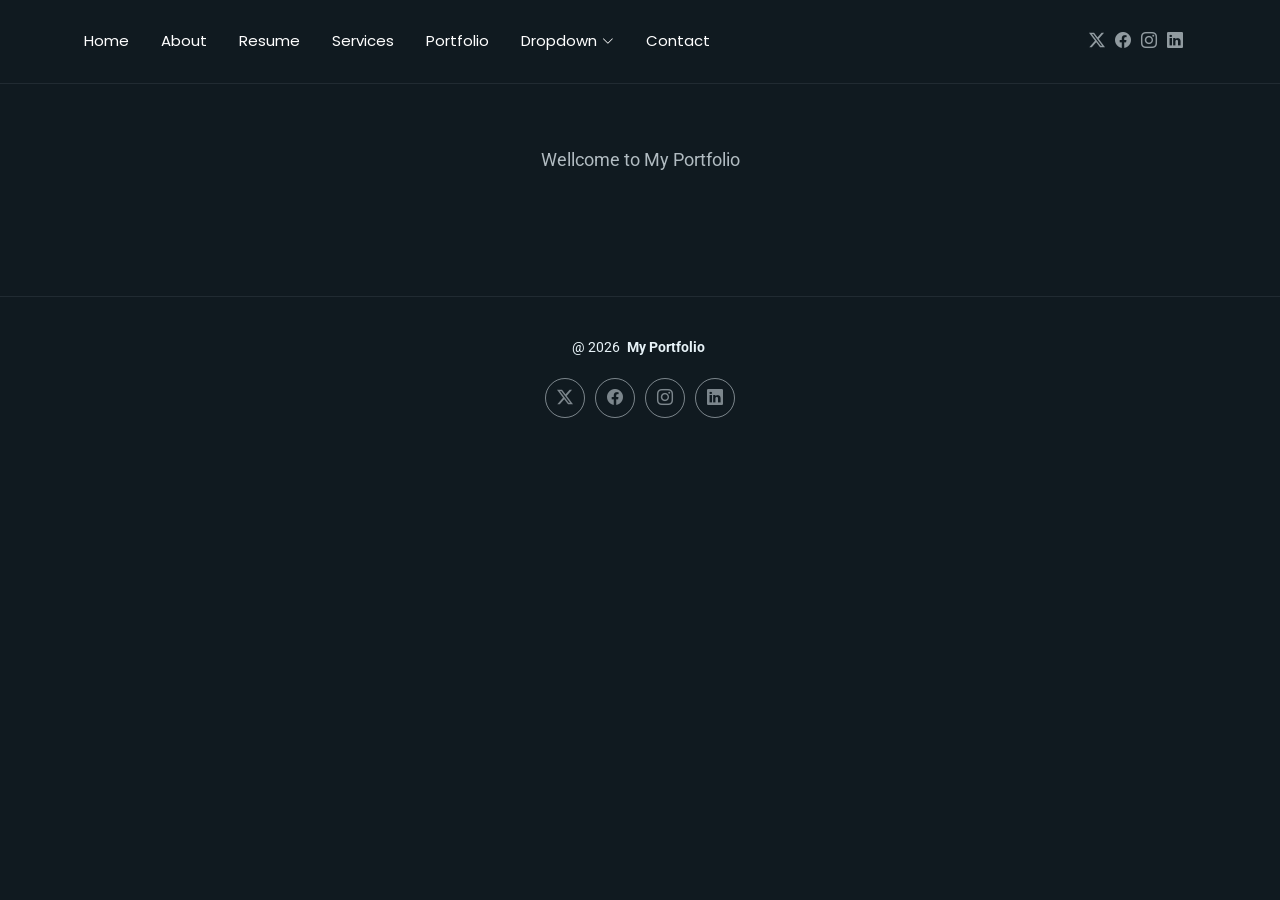
<file: starter-page.html>
<!DOCTYPE html>
<html lang="en">

<head>
  <meta charset="utf-8">
  <meta content="width=device-width, initial-scale=1.0" name="viewport">
  <title>Starter Page</title>
  <meta name="description" content="">
  <meta name="keywords" content="">

  <!-- Favicons -->
  <link href="assets/img/favicon.jpeg" rel="icon">
  <link href="assets/img/favicon.jpeg" rel="apple-touch-icon">

  <!-- Fonts -->
  <link href="https://fonts.googleapis.com" rel="preconnect">
  <link href="https://fonts.gstatic.com" rel="preconnect" crossorigin>
  <link href="https://fonts.googleapis.com/css2?family=Roboto:ital,wght@0,100;0,300;0,400;0,500;0,700;0,900;1,100;1,300;1,400;1,500;1,700;1,900&family=Poppins:ital,wght@0,100;0,200;0,300;0,400;0,500;0,600;0,700;0,800;0,900;1,100;1,200;1,300;1,400;1,500;1,600;1,700;1,800;1,900&family=Raleway:ital,wght@0,100;0,200;0,300;0,400;0,500;0,600;0,700;0,800;0,900;1,100;1,200;1,300;1,400;1,500;1,600;1,700;1,800;1,900&display=swap" rel="stylesheet">

  <!-- Vendor CSS Files -->
  <link href="assets/vendor/bootstrap/css/bootstrap.min.css" rel="stylesheet">
  <link href="assets/vendor/bootstrap-icons/bootstrap-icons.css" rel="stylesheet">
  <link href="assets/vendor/aos/aos.css" rel="stylesheet">
  <link href="assets/vendor/swiper/swiper-bundle.min.css" rel="stylesheet">
  <link href="assets/vendor/glightbox/css/glightbox.min.css" rel="stylesheet">

  <!-- Main CSS File -->
  <link href="assets/css/main.css" rel="stylesheet">

  
</head>

<body class="starter-page-page">

  <header id="header" class="header d-flex align-items-center light-background sticky-top">
    <div class="container position-relative d-flex align-items-center justify-content-between">

      

      <nav id="navmenu" class="navmenu">
        <ul>
          <li><a href="index.html">Home</a></li>
          <li><a href="about.html">About</a></li>
          <li><a href="resume.html">Resume</a></li>
          <li><a href="services.html">Services</a></li>
          <li><a href="portfolio.html">Portfolio</a></li>
          <li class="dropdown"><a href="#"><span>Dropdown</span> <i class="bi bi-chevron-down toggle-dropdown"></i></a>
            <ul>
              <li><a href="#">Dropdown 1</a></li>
              <li class="dropdown"><a href="#"><span>Deep Dropdown</span> <i class="bi bi-chevron-down toggle-dropdown"></i></a>
                <ul>
                  <li><a href="#">Deep Dropdown 1</a></li>
                  <li><a href="#">Deep Dropdown 2</a></li>
                  <li><a href="#">Deep Dropdown 3</a></li>
                  <li><a href="#">Deep Dropdown 4</a></li>
                  <li><a href="#">Deep Dropdown 5</a></li>
                </ul>
              </li>
              <li><a href="#">Dropdown 2</a></li>
              <li><a href="#">Dropdown 3</a></li>
              <li><a href="#">Dropdown 4</a></li>
            </ul>
          </li>
          <li><a href="contact.html">Contact</a></li>
        </ul>
        <i class="mobile-nav-toggle d-xl-none bi bi-list"></i>
      </nav>

      <div class="header-social-links">
        <a href="#" class="twitter"><i class="bi bi-twitter-x"></i></a>
        <a href="#" class="facebook"><i class="bi bi-facebook"></i></a>
        <a href="#" class="instagram"><i class="bi bi-instagram"></i></a>
        <a href="#" class="linkedin"><i class="bi bi-linkedin"></i></a>
      </div>

    </div>
  </header>

  <main class="main">

    <!-- Starter Section Section -->
    <section id="starter-section" class="starter-section section">

      <!-- Section Title -->
      <div class="container section-title" data-aos="fade-up">
        
        <p>Wellcome to My Portfolio</p>
      </div><!-- End Section Title -->

      <div class="container" data-aos="fade-up">
        
      </div>

    </section>

  </main>

  <footer id="footer" class="footer">

    <div class="container">
      <div class="copyright text-center ">
        <p>@ <span>2026</span> <strong class="px-1 sitename">My Portfolio</strong> </p>
      </div>
      <div class="social-links d-flex justify-content-center">
        <a href=""><i class="bi bi-twitter-x"></i></a>
        <a href=""><i class="bi bi-facebook"></i></a>
        <a href=""><i class="bi bi-instagram"></i></a>
        <a href=""><i class="bi bi-linkedin"></i></a>
      </div>
      <div class="credits">
        
      </div>
    </div>

  </footer>

  
  <a href="#" id="scroll-top" class="scroll-top d-flex align-items-center justify-content-center"><i class="bi bi-arrow-up-short"></i></a>

 
  <div id="preloader"></div>

  
  <script src="assets/vendor/bootstrap/js/bootstrap.bundle.min.js"></script>
  <script src="assets/vendor/php-email-form/validate.js"></script>
  <script src="assets/vendor/aos/aos.js"></script>
  <script src="assets/vendor/typed.js/typed.umd.js"></script>
  <script src="assets/vendor/waypoints/noframework.waypoints.js"></script>
  <script src="assets/vendor/purecounter/purecounter_vanilla.js"></script>
  <script src="assets/vendor/swiper/swiper-bundle.min.js"></script>
  <script src="assets/vendor/imagesloaded/imagesloaded.pkgd.min.js"></script>
  <script src="assets/vendor/isotope-layout/isotope.pkgd.min.js"></script>
  <script src="assets/vendor/glightbox/js/glightbox.min.js"></script>

  
  <script src="assets/js/main.js"></script>

</body>

</html>
</file>
<file: assets/css/main.css>
:root {
  --default-font: "Roboto",  system-ui, -apple-system, "Segoe UI", Roboto, "Helvetica Neue", Arial, "Noto Sans", "Liberation Sans", sans-serif, "Apple Color Emoji", "Segoe UI Emoji", "Segoe UI Symbol", "Noto Color Emoji";
  --heading-font: "Raleway",  sans-serif;
  --nav-font: "Poppins",  sans-serif;
}

:root { 
  --background-color: #101a20; 
  --default-color: #e7f2f7; 
  --heading-color: #ffffff; 
  --accent-color: #1387c1;  
  --surface-color: #141f26; 
  --contrast-color: #ffffff;
}
:root {
  --nav-color: #ffffff;  
  --nav-hover-color: #1387c1; 
  --nav-mobile-background-color: #213642; 
  --nav-dropdown-background-color: #051117; 
  --nav-dropdown-color: #e7f2f7; 
  --nav-dropdown-hover-color: #1387c1; 
}



.light-background {
  --background-color: #142027;
  --surface-color: #325264;
}

.dark-background {
  --background-color: #0b1419;
  --default-color: #ffffff;
  --heading-color: #ffffff;
  --surface-color: #252525;
  --contrast-color: #ffffff;
}

/* Smooth scroll */
:root {
  scroll-behavior: smooth;
}

body {
  color: var(--default-color);
  background-color: var(--background-color);
  font-family: var(--default-font);
}

a {
  color: var(--accent-color);
  text-decoration: none;
  transition: 0.3s;
}

a:hover {
  color: color-mix(in srgb, var(--accent-color), transparent 25%);
  text-decoration: none;
}

h1,
h2,
h3,
h4,
h5,
h6 {
  color: var(--heading-color);
  font-family: var(--heading-font);
}

/* PHP Email Form Messages
------------------------------*/
.php-email-form .error-message {
  display: none;
  background: #df1529;
  color: #ffffff;
  text-align: left;
  padding: 15px;
  margin-bottom: 24px;
  font-weight: 600;
}

.php-email-form .sent-message {
  display: none;
  color: #ffffff;
  background: #059652;
  text-align: center;
  padding: 15px;
  margin-bottom: 24px;
  font-weight: 600;
}

.php-email-form .loading {
  display: none;
  background: var(--surface-color);
  text-align: center;
  padding: 15px;
  margin-bottom: 24px;
}

.php-email-form .loading:before {
  content: "";
  display: inline-block;
  border-radius: 50%;
  width: 24px;
  height: 24px;
  margin: 0 10px -6px 0;
  border: 3px solid var(--accent-color);
  border-top-color: var(--surface-color);
  animation: php-email-form-loading 1s linear infinite;
}

@keyframes php-email-form-loading {
  0% {
    transform: rotate(0deg);
  }

  100% {
    transform: rotate(360deg);
  }
}

/*--------------------------------------------------------------
# Global Header
--------------------------------------------------------------*/
.header {
  --background-color: rgba(255, 255, 255, 0);
  color: var(--default-color);
  background-color: var(--background-color);
  padding: 15px 0;
  transition: all 0.5s;
  z-index: 997;
  border-bottom: 1px solid color-mix(in srgb, var(--default-color), transparent 92%);
}

.header .logo {
  line-height: 1;
}

.header .logo img {
  max-height: 36px;
  margin-right: 8px;
}

.header .logo h1 {
  font-size: 32px;
  margin: 0;
  font-weight: 400;
  color: var(--heading-color);
}

.header .header-social-links {
  padding-right: 15px;
}

.header .header-social-links a {
  color: color-mix(in srgb, var(--default-color), transparent 40%);
  padding-left: 6px;
  display: inline-block;
  transition: 0.3s;
  font-size: 16px;
}

.header .header-social-links a:hover {
  color: var(--default-color);
}

.header .header-social-links a i {
  line-height: 0px;
}

@media (max-width: 1200px) {
  .header .logo {
    order: 1;
  }

  .header .header-social-links {
    order: 2;
  }

  .header .navmenu {
    order: 3;
  }
}

/* Global Header on Scroll
------------------------------*/
.scrolled .header {
  --background-color: rgba(16, 26, 32, 0.9);
}

/*--------------------------------------------------------------
# Navigation Menu
--------------------------------------------------------------*/
/* Desktop Navigation */
@media (min-width: 1200px) {
  .navmenu {
    padding: 0;
  }

  .navmenu ul {
    margin: 0;
    padding: 0;
    display: flex;
    list-style: none;
    align-items: center;
  }

  .navmenu li {
    position: relative;
  }

  .navmenu>ul>li {
    white-space: nowrap;
    padding: 15px 28px 15px 0;
  }

  .navmenu>ul>li:last-child {
    padding-right: 0;
  }

  .navmenu a,
  .navmenu a:focus {
    color: var(--nav-color);
    font-size: 15px;
    padding: 0 2px;
    font-family: var(--nav-font);
    font-weight: 400;
    display: flex;
    align-items: center;
    justify-content: space-between;
    white-space: nowrap;
    transition: 0.3s;
    position: relative;
  }

  .navmenu a i,
  .navmenu a:focus i {
    font-size: 12px;
    line-height: 0;
    margin-left: 5px;
    transition: 0.3s;
  }

  .navmenu>ul>li>a:before {
    content: "";
    position: absolute;
    height: 2px;
    bottom: -6px;
    left: 0;
    background-color: var(--nav-hover-color);
    visibility: hidden;
    width: 0px;
    transition: all 0.3s ease-in-out 0s;
  }

  .navmenu a:hover:before,
  .navmenu li:hover>a:before,
  .navmenu .active:before {
    visibility: visible;
    width: 25px;
  }

  .navmenu li:hover>a,
  .navmenu .active,
  .navmenu .active:focus {
    color: var(--nav-hover-color);
  }

  .navmenu .dropdown ul {
    margin: 0;
    padding: 10px 0;
    background: var(--nav-dropdown-background-color);
    display: block;
    position: absolute;
    visibility: hidden;
    left: -5px;
    top: 130%;
    opacity: 0;
    transition: 0.3s;
    border-radius: 4px;
    z-index: 99;
    box-shadow: 0px 0px 30px rgba(0, 0, 0, 0.1);
  }

  .navmenu .dropdown ul li {
    min-width: 200px;
  }

  .navmenu .dropdown ul a {
    padding: 10px 20px;
    font-size: 15px;
    text-transform: none;
    color: var(--nav-dropdown-color);
  }

  .navmenu .dropdown ul a i {
    font-size: 12px;
  }

  .navmenu .dropdown ul a:hover,
  .navmenu .dropdown ul .active:hover,
  .navmenu .dropdown ul li:hover>a {
    color: var(--nav-dropdown-hover-color);
  }

  .navmenu .dropdown:hover>ul {
    opacity: 1;
    top: 100%;
    visibility: visible;
  }

  .navmenu .dropdown .dropdown ul {
    top: 0;
    left: -90%;
    visibility: hidden;
  }

  .navmenu .dropdown .dropdown:hover>ul {
    opacity: 1;
    top: 0;
    left: -100%;
    visibility: visible;
  }
}

/* Mobile Navigation */
@media (max-width: 1199px) {
  .mobile-nav-toggle {
    color: var(--nav-color);
    font-size: 28px;
    line-height: 0;
    margin-right: 10px;
    cursor: pointer;
    transition: color 0.3s;
  }

  .navmenu {
    padding: 0;
    z-index: 9997;
  }

  .navmenu ul {
    display: none;
    list-style: none;
    position: absolute;
    inset: 60px 20px 20px 20px;
    padding: 10px 0;
    margin: 0;
    border-radius: 6px;
    background-color: var(--nav-mobile-background-color);
    border: 1px solid color-mix(in srgb, var(--default-color), transparent 90%);
    box-shadow: none;
    overflow-y: auto;
    transition: 0.3s;
    z-index: 9998;
  }

  .navmenu a,
  .navmenu a:focus {
    color: var(--nav-dropdown-color);
    padding: 10px 20px;
    font-family: var(--nav-font);
    font-size: 17px;
    font-weight: 500;
    display: flex;
    align-items: center;
    justify-content: space-between;
    white-space: nowrap;
    transition: 0.3s;
  }

  .navmenu a i,
  .navmenu a:focus i {
    font-size: 12px;
    line-height: 0;
    margin-left: 5px;
    width: 30px;
    height: 30px;
    display: flex;
    align-items: center;
    justify-content: center;
    border-radius: 50%;
    transition: 0.3s;
    background-color: color-mix(in srgb, var(--accent-color), transparent 90%);
  }

  .navmenu a i:hover,
  .navmenu a:focus i:hover {
    background-color: var(--accent-color);
    color: var(--contrast-color);
  }

  .navmenu a:hover,
  .navmenu .active,
  .navmenu .active:focus {
    color: var(--nav-dropdown-hover-color);
  }

  .navmenu .active i,
  .navmenu .active:focus i {
    background-color: var(--accent-color);
    color: var(--contrast-color);
    transform: rotate(180deg);
  }

  .navmenu .dropdown ul {
    position: static;
    display: none;
    z-index: 99;
    padding: 10px 0;
    margin: 10px 20px;
    background-color: var(--nav-dropdown-background-color);
    transition: all 0.5s ease-in-out;
  }

  .navmenu .dropdown ul ul {
    background-color: rgba(33, 37, 41, 0.1);
  }

  .navmenu .dropdown>.dropdown-active {
    display: block;
    background-color: rgba(33, 37, 41, 0.03);
  }

  .mobile-nav-active {
    overflow: hidden;
  }

  .mobile-nav-active .mobile-nav-toggle {
    color: #fff;
    position: absolute;
    font-size: 32px;
    top: 15px;
    right: 15px;
    margin-right: 0;
    z-index: 9999;
  }

  .mobile-nav-active .navmenu {
    position: fixed;
    overflow: hidden;
    inset: 0;
    background: rgba(33, 37, 41, 0.8);
    transition: 0.3s;
  }

  .mobile-nav-active .navmenu>ul {
    display: block;
  }
}

/*--------------------------------------------------------------
# Global Footer
--------------------------------------------------------------*/
.footer {
  color: var(--default-color);
  background-color: var(--background-color);
  font-size: 14px;
  padding: 40px 0;
  position: relative;
  border-top: 1px solid color-mix(in srgb, var(--default-color), transparent 92%);
}

.footer .copyright p {
  margin-bottom: 0;
}

.footer .social-links {
  margin-top: 20px;
}

.footer .social-links a {
  display: flex;
  align-items: center;
  justify-content: center;
  width: 40px;
  height: 40px;
  border-radius: 50%;
  border: 1px solid color-mix(in srgb, var(--default-color), transparent 50%);
  font-size: 16px;
  color: color-mix(in srgb, var(--default-color), transparent 50%);
  margin: 0 5px;
  transition: 0.3s;
}

.footer .social-links a:hover {
  color: var(--accent-color);
  border-color: var(--accent-color);
}

.footer .credits {
  margin-top: 10px;
  font-size: 13px;
  text-align: center;
}

/*--------------------------------------------------------------
# Preloader
--------------------------------------------------------------*/
#preloader {
  position: fixed;
  inset: 0;
  z-index: 9999;
  overflow: hidden;
  background-color: var(--background-color);
  transition: all 0.6s ease-out;
  width: 100%;
  height: 100vh;
}

#preloader:before,
#preloader:after {
  content: "";
  position: absolute;
  border: 4px solid var(--accent-color);
  border-radius: 50%;
  animation: animate-preloader 2s cubic-bezier(0, 0.2, 0.8, 1) infinite;
}

#preloader:after {
  animation-delay: -0.5s;
}

@keyframes animate-preloader {
  0% {
    width: 10px;
    height: 10px;
    top: calc(50% - 5px);
    left: calc(50% - 5px);
    opacity: 1;
  }

  100% {
    width: 72px;
    height: 72px;
    top: calc(50% - 36px);
    left: calc(50% - 36px);
    opacity: 0;
  }
}

/*--------------------------------------------------------------
# Scroll Top Button
--------------------------------------------------------------*/
.scroll-top {
  position: fixed;
  visibility: hidden;
  opacity: 0;
  right: 15px;
  bottom: -15px;
  z-index: 99999;
  background-color: var(--accent-color);
  width: 44px;
  height: 44px;
  border-radius: 50px;
  transition: all 0.4s;
}

.scroll-top i {
  font-size: 24px;
  color: var(--contrast-color);
  line-height: 0;
}

.scroll-top:hover {
  background-color: color-mix(in srgb, var(--accent-color), transparent 20%);
  color: var(--contrast-color);
}

.scroll-top.active {
  visibility: visible;
  opacity: 1;
  bottom: 15px;
}

/*--------------------------------------------------------------
# Disable aos animation delay on mobile devices
--------------------------------------------------------------*/
@media screen and (max-width: 768px) {
  [data-aos-delay] {
    transition-delay: 0 !important;
  }
}

/*--------------------------------------------------------------
# Global Page Titles & Breadcrumbs
--------------------------------------------------------------*/
.page-title {
  color: var(--default-color);
  background-color: var(--background-color);
  position: relative;
}

.page-title .heading {
  padding: 80px 0;
  border-top: 1px solid color-mix(in srgb, var(--default-color), transparent 90%);
}

.page-title .heading h1 {
  font-size: 38px;
  font-weight: 700;
}

.page-title nav {
  background-color: color-mix(in srgb, var(--default-color), transparent 96%);
  padding: 20px 0;
}

.page-title nav ol {
  display: flex;
  flex-wrap: wrap;
  list-style: none;
  padding: 0;
  margin: 0;
  font-size: 16px;
  font-weight: 400;
}

.page-title nav ol li+li {
  padding-left: 10px;
}

.page-title nav ol li+li::before {
  content: "/";
  display: inline-block;
  padding-right: 10px;
  color: color-mix(in srgb, var(--default-color), transparent 70%);
}

/*--------------------------------------------------------------
# Global Sections
--------------------------------------------------------------*/
section,
.section {
  color: var(--default-color);
  background-color: var(--background-color);
  padding: 60px 0;
  scroll-margin-top: 100px;
  overflow: clip;
}

@media (max-width: 1199px) {

  section,
  .section {
    scroll-margin-top: 66px;
  }
}

/*--------------------------------------------------------------
# Global Section Titles
--------------------------------------------------------------*/
.section-title {
  text-align: center;
  padding-bottom: 60px;
  position: relative;
}

.section-title h2 {
  font-size: 3.5rem;
  font-weight: 400;
  line-height: 1.2;
  color: var(--heading-color);
  margin-bottom: 1.5rem;
  letter-spacing: -1px;
}

@media (max-width: 768px) {
  .section-title h2 {
    font-size: 2.5rem;
  }
}

.section-title p {
  font-size: 1.125rem;
  line-height: 1.8;
  color: color-mix(in srgb, var(--default-color), transparent 25%);
  max-width: 900px;
  margin: 0 auto;
  text-wrap: balance;
}

/*--------------------------------------------------------------
# Hero Section
--------------------------------------------------------------*/
.hero {
  padding: 80px 0;
  min-height: 100vh;
  display: flex;
  align-items: center;
}

.hero .hero-content h1 {
  font-size: 3.5rem;
  font-weight: 700;
  margin-bottom: 1rem;
  line-height: 1.2;
}

.hero .hero-content h1 .highlight {
  color: var(--accent-color);
  position: relative;
}

.hero .hero-content h1 .highlight::after {
  content: "";
  position: absolute;
  bottom: 0;
  left: 0;
  width: 100%;
  height: 3px;
  background: linear-gradient(90deg, var(--accent-color), color-mix(in srgb, var(--accent-color), transparent 50%));
  border-radius: 2px;
}

@media (max-width: 768px) {
  .hero .hero-content h1 {
    font-size: 2.5rem;
  }
}

.hero .hero-content h2 {
  font-size: 1.5rem;
  font-weight: 400;
  margin-bottom: 2rem;
  color: color-mix(in srgb, var(--default-color), transparent 20%);
}

.hero .hero-content h2 .typed {
  color: var(--accent-color);
  font-weight: 600;
}

@media (max-width: 768px) {
  .hero .hero-content h2 {
    font-size: 1.25rem;
  }
}

.hero .hero-content p {
  font-size: 1.1rem;
  line-height: 1.6;
  margin-bottom: 2.5rem;
  color: color-mix(in srgb, var(--default-color), transparent 30%);
}

.hero .hero-actions {
  display: flex;
  gap: 1rem;
  margin-bottom: 3rem;
}

.hero .hero-actions .btn {
  padding: 12px 30px;
  border-radius: 50px;
  font-weight: 600;
  text-decoration: none;
  transition: all 0.3s ease;
  border: 2px solid;
}

.hero .hero-actions .btn.btn-primary {
  background: var(--accent-color);
  color: var(--contrast-color);
  border-color: var(--accent-color);
}

.hero .hero-actions .btn.btn-primary:hover {
  background: color-mix(in srgb, var(--accent-color), black 15%);
  border-color: color-mix(in srgb, var(--accent-color), black 15%);
  transform: translateY(-2px);
}

.hero .hero-actions .btn.btn-outline {
  background: transparent;
  color: var(--accent-color);
  border-color: var(--accent-color);
}

.hero .hero-actions .btn.btn-outline:hover {
  transform: translateY(-2px);
}

@media (max-width: 576px) {
  .hero .hero-actions {
    flex-direction: column;
  }

  .hero .hero-actions .btn {
    text-align: center;
  }
}

.hero .social-links {
  display: flex;
  gap: 1rem;
}

.hero .social-links a {
  width: 45px;
  height: 45px;
  background: var(--surface-color);
  border-radius: 50%;
  display: flex;
  align-items: center;
  justify-content: center;
  color: var(--default-color);
  font-size: 1.2rem;
  transition: all 0.3s ease;
}

.hero .social-links a:hover {
  background: var(--accent-color);
  color: var(--contrast-color);
  transform: translateY(-3px);
  box-shadow: 0 8px 25px color-mix(in srgb, var(--accent-color), transparent 70%);
}

.hero .hero-image {
  position: relative;
}

.hero .hero-image .image-wrapper {
  position: relative;
  max-width: 450px;
  margin: 0 auto;
}

.hero .hero-image .image-wrapper img {
  border-radius: 20px;
  box-shadow: 0 5px 15px color-mix(in srgb, var(--default-color), transparent 95%);
  transition: transform 0.3s ease;
}

.hero .hero-image .image-wrapper img:hover {
  transform: scale(1.02);
}

.hero .hero-image .floating-elements {
  position: absolute;
  top: 0;
  left: 0;
  right: 0;
  bottom: 0;
  pointer-events: none;
}

.hero .hero-image .floating-elements .floating-card {
  position: absolute;
  background: var(--surface-color);
  padding: 15px 20px;
  border-radius: 15px;
  box-shadow: 0 10px 30px color-mix(in srgb, var(--default-color), transparent 90%);
  display: flex;
  align-items: center;
  gap: 10px;
  font-weight: 600;
  animation: float 3s ease-in-out infinite;
}

.hero .hero-image .floating-elements .floating-card i {
  font-size: 1.5rem;
  color: var(--accent-color);
}

.hero .hero-image .floating-elements .floating-card.design {
  top: 10%;
  right: -10%;
  animation-delay: 0s;
}

.hero .hero-image .floating-elements .floating-card.code {
  bottom: 30%;
  left: -15%;
  animation-delay: 1s;
}

.hero .hero-image .floating-elements .floating-card.creativity {
  top: 60%;
  right: -5%;
  animation-delay: 2s;
}

@media (max-width: 992px) {
  .hero .hero-image .floating-elements .floating-card {
    display: none;
  }
}

@keyframes float {

  0%,
  100% {
    transform: translateY(0px);
  }

  50% {
    transform: translateY(-10px);
  }
}

@media (max-width: 992px) {
  .hero .hero-content {
    text-align: center;
    margin-bottom: 3rem;
  }
}

/*--------------------------------------------------------------
# About Section
--------------------------------------------------------------*/
.about .intro-content .eyebrow {
  display: inline-block;
  letter-spacing: 0.12em;
  text-transform: uppercase;
  font-size: 12px;
  color: color-mix(in srgb, var(--default-color), transparent 40%);
  margin-bottom: 16px;
}

.about .intro-content .headline {
  font-family: var(--heading-font);
  font-weight: 300;
  line-height: 1.2;
  font-size: clamp(28px, 4vw, 44px);
  margin: 0 0 24px 0;
}

.about .intro-content .lead {
  font-size: 18px;
  line-height: 1.8;
  color: color-mix(in srgb, var(--default-color), transparent 10%);
  margin-bottom: 24px;
}

.about .intro-content p {
  line-height: 1.8;
  margin-bottom: 24px;
  color: color-mix(in srgb, var(--default-color), transparent 5%);
}

.about .intro-content .cta-group {
  display: flex;
  gap: 24px;
  align-items: center;
  margin-top: 24px;
}

.about .intro-content .cta-group .btn-ghost {
  display: inline-flex;
  align-items: center;
  gap: 8px;
  padding: 12px 18px;
  border-radius: 6px;
  color: var(--accent-color);
  background: color-mix(in srgb, var(--accent-color), transparent 92%);
  border: 1px solid color-mix(in srgb, var(--accent-color), transparent 70%);
  transition: 0.3s ease-in-out;
}

.about .intro-content .cta-group .btn-ghost:hover,
.about .intro-content .cta-group .btn-ghost:focus {
  color: var(--contrast-color);
  background: var(--accent-color);
  border-color: var(--accent-color);
  outline: none;
  box-shadow: 0 0 0 3px color-mix(in srgb, var(--accent-color), transparent 70%);
}

.about .intro-content .cta-group .link-underline {
  display: inline-flex;
  align-items: center;
  gap: 8px;
  position: relative;
  color: var(--accent-color);
  padding-bottom: 4px;
  transition: 0.3s ease-in-out;
}

.about .intro-content .cta-group .link-underline::after {
  content: "";
  position: absolute;
  left: 0;
  right: 0;
  bottom: 0;
  height: 1px;
  background: color-mix(in srgb, var(--accent-color), transparent 40%);
  transform: scaleX(0.4);
  transform-origin: left;
  transition: 0.3s ease-in-out;
}

.about .intro-content .cta-group .link-underline:hover,
.about .intro-content .cta-group .link-underline:focus {
  color: color-mix(in srgb, var(--accent-color), transparent 10%);
  outline: none;
}

.about .intro-content .cta-group .link-underline:hover::after,
.about .intro-content .cta-group .link-underline:focus::after {
  transform: scaleX(1);
}

.about .profile-figure {
  margin: 0;
}

.about .profile-figure .profile-photo {
  width: 88%;
  max-width: 440px;
  border-radius: 18px;
  box-shadow: 0 10px 30px color-mix(in srgb, var(--default-color), transparent 92%);
  transform: translateY(0);
  transition: transform 0.3s ease-in-out;
}

.about .profile-figure .profile-caption {
  margin-top: 24px;
  display: flex;
  align-items: center;
  justify-content: center;
}

.about .profile-figure .profile-caption .meta {
  font-size: 14px;
  color: color-mix(in srgb, var(--default-color), transparent 20%);
}

.about .profile-figure .profile-caption .meta .funfact {
  font-size: 13px;
  margin-top: 4px;
  color: color-mix(in srgb, var(--default-color), transparent 35%);
}

.about .profile-figure:hover .profile-photo {
  transform: translateY(-4px);
}

.about .skill-item {
  padding: 24px;
  border-radius: 6px;
  transition: 0.3s ease-in-out;
  background: color-mix(in srgb, var(--surface-color), var(--accent-color) 2%);
  border: 1px solid color-mix(in srgb, var(--default-color), transparent 88%);
  height: 100%;
}

.about .skill-item i {
  font-size: 24px;
  color: var(--accent-color);
  margin-bottom: 16px;
  display: inline-block;
}

.about .skill-item h3 {
  font-size: 16px;
  margin-bottom: 6px;
  font-weight: 500;
}

.about .skill-item p {
  margin: 0;
  font-size: 14px;
  color: color-mix(in srgb, var(--default-color), transparent 25%);
}

.about .skill-item:hover {
  transform: translateY(-3px);
  border-color: color-mix(in srgb, var(--accent-color), transparent 60%);
  box-shadow: 0 10px 30px color-mix(in srgb, var(--default-color), transparent 92%);
}

.about .timeline-item {
  position: relative;
  padding-left: 26px;
}

.about .timeline-item time {
  display: inline-block;
  font-size: 12px;
  letter-spacing: 0.08em;
  text-transform: uppercase;
  color: color-mix(in srgb, var(--default-color), transparent 45%);
  margin-bottom: 6px;
}

.about .timeline-item h4 {
  font-size: 18px;
  font-weight: 400;
  margin: 0 0 6px;
}

.about .timeline-item p {
  font-size: 14px;
  color: color-mix(in srgb, var(--default-color), transparent 25%);
  margin: 0;
}

.about .timeline-item .dot {
  position: absolute;
  left: 0;
  top: 4px;
  width: 10px;
  height: 10px;
  border-radius: 50%;
  background: var(--accent-color);
  box-shadow: 0 0 0 6px color-mix(in srgb, var(--accent-color), transparent 80%);
}

.about .personal-quote {
  padding: 24px 0;
}

.about .personal-quote p {
  font-family: var(--heading-font);
  font-weight: 300;
  font-size: clamp(20px, 3vw, 28px);
  line-height: 1.5;
  color: color-mix(in srgb, var(--default-color), transparent 5%);
  margin: 0 auto;
  max-width: 800px;
}

.about .fact-pill {
  display: flex;
  align-items: center;
  justify-content: center;
  gap: 10px;
  padding: 10px 14px;
  border-radius: 999px;
  border: 1px solid color-mix(in srgb, var(--default-color), transparent 85%);
  background: var(--surface-color);
  color: color-mix(in srgb, var(--default-color), transparent 10%);
  transition: 0.3s ease-in-out;
}

.about .fact-pill i {
  color: var(--accent-color);
}

.about .fact-pill span {
  font-size: 14px;
}

.about .fact-pill:hover {
  transform: translateY(-2px);
  border-color: color-mix(in srgb, var(--accent-color), transparent 60%);
  box-shadow: 0 10px 30px color-mix(in srgb, var(--default-color), transparent 92%);
}

.about .fact-pill:focus-within {
  box-shadow: 0 0 0 3px color-mix(in srgb, var(--accent-color), transparent 70%);
}

@media (max-width: 992px) {
  .about .profile-figure {
    text-align: center !important;
  }

  .about .profile-figure .profile-photo {
    width: 72%;
  }

  .about .intro-content .cta-group {
    flex-wrap: wrap;
  }
}

@media (max-width: 576px) {
  .about .profile-figure .profile-photo {
    width: 100%;
  }
}

/*--------------------------------------------------------------
# Skills Section
--------------------------------------------------------------*/
.skills .skill-box {
  background-color: var(--surface-color);
  padding: 2rem;
  border-radius: 8px;
  box-shadow: 0 0 20px rgba(0, 0, 0, 0.05);
}

.skills .skill-box h3 {
  font-size: 1.2rem;
  margin-bottom: 1rem;
  font-weight: 600;
}

.skills .skill-box p {
  font-size: 0.9rem;
  margin-bottom: 0.8rem;
  opacity: 0.6;
}

.skills .skill-box .progress {
  background-color: color-mix(in srgb, var(--accent-color), transparent 85%);
  border-radius: 50px;
  height: 8px;
  margin-top: 5px;
  overflow: hidden;
}

.skills .skill-box .progress .progress-bar {
  background-color: var(--accent-color);
  height: 100%;
  position: relative;
  border-radius: 50px;
  transition: 0.9s;
  width: 1px;
}

/*--------------------------------------------------------------
# Stats Section
--------------------------------------------------------------*/
.stats .avatars {
  position: relative;
}

.stats .avatars img {
  width: 60px;
  height: 60px;
  border: 3px solid var(--accent-color);
  margin-right: -15px;
  transition: transform 0.3s ease;
}

.stats .avatars img:hover {
  transform: translateY(-5px);
  z-index: 2;
}

.stats .counters h2 {
  color: var(--heading-color);
  font-size: 48px;
  font-weight: 700;
  margin-bottom: 10px;
}

.stats .counters h2 span {
  display: inline-block;
}

.stats .counters p {
  color: var(--default-color);
  font-size: 18px;
  margin: 0;
  opacity: 0.9;
}

@media (max-width: 991px) {
  .stats .row {
    text-align: center;
  }

  .stats .avatars {
    justify-content: center;
    margin-bottom: 40px;
  }

  .stats .counters h2 {
    font-size: 36px;
  }

  .stats .counters p {
    font-size: 16px;
  }

  .stats .counters .col-md-4 {
    margin-bottom: 30px;
  }

  .stats .counters .col-md-4:last-child {
    margin-bottom: 0;
  }
}

@media (max-width: 576px) {
  .stats {
    padding: 60px 0;
  }

  .stats .avatars {
    flex-wrap: wrap;
    justify-content: center;
  }

  .stats .avatars img {
    margin: 0 -8px;
  }
}

/*--------------------------------------------------------------
# Testimonials Section
--------------------------------------------------------------*/
.testimonials .testimonials-carousel,
.testimonials .testimonials-slider {
  overflow: hidden;
}

.testimonials .testimonial-item .testimonial-content {
  border-left: 3px solid var(--accent-color);
  padding-left: 30px;
}

.testimonials .testimonial-item .testimonial-img {
  border-radius: 50%;
  border: 4px solid var(--background-color);
  margin: 0 auto;
}

.testimonials .testimonial-item h3 {
  font-size: 20px;
  font-weight: bold;
  margin: 10px 0 5px 0;
}

.testimonials .testimonial-item h4 {
  font-size: 14px;
  color: color-mix(in srgb, var(--default-color), transparent 40%);
  margin: 0 0 10px 0;
}

.testimonials .testimonial-item .stars i {
  color: #ffc107;
  margin: 0 1px;
}

.testimonials .testimonial-item .quote-icon-left,
.testimonials .testimonial-item .quote-icon-right {
  color: color-mix(in srgb, var(--accent-color), transparent 50%);
  font-size: 26px;
  line-height: 0;
}

.testimonials .testimonial-item .quote-icon-left {
  display: inline-block;
  left: -5px;
  position: relative;
}

.testimonials .testimonial-item .quote-icon-right {
  display: inline-block;
  right: -5px;
  position: relative;
  top: 10px;
  transform: scale(-1, -1);
}

.testimonials .testimonial-item p {
  font-style: italic;
}

.testimonials .swiper-wrapper {
  height: auto;
}

.testimonials .swiper-pagination {
  margin-top: 30px;
  position: relative;
}

.testimonials .swiper-pagination .swiper-pagination-bullet {
  width: 12px;
  height: 12px;
  background-color: color-mix(in srgb, var(--default-color), transparent 85%);
  opacity: 1;
}

.testimonials .swiper-pagination .swiper-pagination-bullet-active {
  background-color: var(--accent-color);
}

.resume .resume-item {
  margin-bottom: 3rem;
}

.resume .resume-item .resume-title {
  font-size: 1.75rem;
  font-weight: 700;
  margin-bottom: 1.5rem;
  padding-bottom: 1.5rem;
  position: relative;
  color: var(--heading-color);
}

.resume .resume-item .resume-title::after {
  content: "";
  position: absolute;
  display: block;
  width: 50px;
  height: 3px;
  background: var(--accent-color);
  bottom: 0;
  left: 0;
}

.resume .resume-item .resume-content {
  padding-left: 1.25rem;
  border-left: 2px solid color-mix(in srgb, var(--accent-color), transparent 85%);
}

.resume .resume-item article {
  position: relative;
  margin-bottom: 2.5rem;
}

.resume .resume-item article::before {
  content: "";
  position: absolute;
  width: 16px;
  height: 16px;
  border-radius: 50%;
  left: -1.8rem;
  top: 0.25rem;
  background: var(--background-color);
  border: 2px solid var(--accent-color);
}

.resume .resume-item article h4 {
  font-size: 1.25rem;
  font-weight: 600;
  margin-bottom: 0.5rem;
  color: var(--heading-color);
}

.resume .resume-item article h5 {
  font-size: 1rem;
  background: color-mix(in srgb, var(--accent-color), transparent 92%);
  padding: 0.375rem 0.75rem;
  display: inline-block;
  font-weight: 600;
  margin: 0.5rem 0;
  color: var(--accent-color);
  border-radius: 4px;
}

.resume .resume-item article .institution,
.resume .resume-item article .company {
  font-size: 1rem;
  margin-bottom: 1rem;
  color: color-mix(in srgb, var(--default-color), transparent 25%);
}

.resume .resume-item article p {
  margin-bottom: 1rem;
}

.resume .resume-item article ul {
  padding-left: 1.25rem;
  margin-bottom: 0;
}

.resume .resume-item article ul li {
  padding-bottom: 0.75rem;
  position: relative;
}

.resume .resume-item article ul li:last-child {
  padding-bottom: 0;
}

.resume .skill-item {
  margin-bottom: 2rem;
}

.resume .skill-item h4 {
  font-size: 1rem;
  font-weight: 600;
  margin-bottom: 0.75rem;
  color: var(--heading-color);
}

.resume .skill-item .progress {
  height: 0.75rem;
  background-color: color-mix(in srgb, var(--accent-color), transparent 92%);
  border-radius: 1rem;
  overflow: visible;
}

.resume .skill-item .progress .progress-bar {
  background-color: var(--accent-color);
  position: relative;
  border-radius: 1rem;
  width: 0;
  transition: width 1s ease;
}

.resume .skill-item .progress .progress-bar::after {
  content: attr(aria-valuenow) "%";
  position: absolute;
  right: 0;
  top: -1.75rem;
  font-size: 0.875rem;
  font-weight: 600;
  color: var(--accent-color);
}

@media (max-width: 991.98px) {
  .resume .resume-item {
    margin-bottom: 2rem;
  }
}

@media (max-width: 767.98px) {
  .resume .resume-content {
    padding-left: 1rem !important;
  }

  .resume article::before {
    left: -2rem !important;
  }
}

/*--------------------------------------------------------------
# Services Section
--------------------------------------------------------------*/
.services .service-item {
  display: flex;
  background-color: var(--surface-color);
  border-radius: 12px;
  padding: 2rem;
  height: 100%;
  position: relative;
  overflow: hidden;
  box-shadow: 0 5px 20px rgba(0, 0, 0, 0.03);
  transition: all 0.4s ease;
}

.services .service-item::before {
  content: "";
  position: absolute;
  left: 0;
  top: 0;
  height: 100%;
  width: 4px;
  background-color: var(--accent-color);
  transform: scaleY(0);
  transform-origin: bottom;
  transition: transform 0.4s cubic-bezier(0.65, 0, 0.35, 1);
}

.services .service-item:hover {
  box-shadow: 0 10px 30px rgba(0, 0, 0, 0.08);
  transform: translateY(-5px);
}

.services .service-item:hover::before {
  transform: scaleY(1);
}

.services .service-item:hover .service-icon {
  background-color: var(--accent-color);
  color: var(--contrast-color);
  transform: rotateY(180deg);
}

.services .service-item:hover .service-icon i {
  transform: rotateY(180deg);
}

.services .service-item:hover .service-link i {
  transform: translateX(5px);
}

.services .service-icon {
  flex-shrink: 0;
  width: 70px;
  height: 70px;
  border-radius: 12px;
  background-color: color-mix(in srgb, var(--accent-color), transparent 90%);
  color: var(--accent-color);
  display: flex;
  align-items: center;
  justify-content: center;
  margin-right: 1.5rem;
  transition: all 0.5s ease;
}

.services .service-icon i {
  font-size: 2rem;
  transition: transform 0.5s ease;
}

.services .service-content {
  flex-grow: 1;
}

.services .service-content h3 {
  font-size: 1.4rem;
  margin-bottom: 1rem;
  font-weight: 700;
  color: var(--heading-color);
}

.services .service-content p {
  margin-bottom: 1.25rem;
  color: color-mix(in srgb, var(--default-color), transparent 20%);
}

.services .service-link {
  display: inline-flex;
  align-items: center;
  color: var(--accent-color);
  font-weight: 600;
  text-decoration: none;
  transition: color 0.3s ease;
}

.services .service-link span {
  margin-right: 0.5rem;
}

.services .service-link i {
  transition: transform 0.3s ease;
}

.services .service-link:hover {
  color: color-mix(in srgb, var(--accent-color), transparent 25%);
}

@media (max-width: 767.98px) {
  .services .service-item {
    padding: 1.5rem;
    margin-bottom: 1rem;
  }

  .services .service-icon {
    width: 60px;
    height: 60px;
    margin-right: 1rem;
  }

  .services .service-icon i {
    font-size: 1.5rem;
  }

  .services .service-content h3 {
    font-size: 1.2rem;
    margin-bottom: 0.75rem;
  }

  .services .service-content p {
    margin-bottom: 1rem;
    font-size: 0.95rem;
  }
}

@media (max-width: 575.98px) {
  .services .service-item {
    flex-direction: column;
    text-align: center;
  }

  .services .service-item::before {
    width: 100%;
    height: 4px;
    transform: scaleX(0);
    transform-origin: left;
  }

  .services .service-item:hover::before {
    transform: scaleX(1);
  }

  .services .service-icon {
    margin-right: 0;
    margin-bottom: 1.25rem;
  }

  .services .service-link {
    justify-content: center;
  }
}


.service-details .service-hero {
  margin-bottom: 4rem;
}

.service-details .service-hero .service-meta {
  display: flex;
  align-items: center;
  gap: 1rem;
  margin-bottom: 1.5rem;
}

.service-details .service-hero .service-meta .service-category {
  background: color-mix(in srgb, var(--accent-color), transparent 85%);
  color: var(--accent-color);
  padding: 0.5rem 1rem;
  border-radius: 20px;
  font-size: 0.85rem;
  font-weight: 500;
  letter-spacing: 0.5px;
}

.service-details .service-hero .service-meta .reading-time {
  color: color-mix(in srgb, var(--default-color), transparent 50%);
  font-size: 0.9rem;
  font-weight: 300;
}

.service-details .service-hero h1 {
  font-size: 3.5rem;
  font-weight: 300;
  line-height: 1.2;
  margin-bottom: 1.5rem;
  color: var(--heading-color);
  letter-spacing: -0.02em;
}

.service-details .service-hero .service-description {
  font-size: 1.25rem;
  line-height: 1.7;
  color: color-mix(in srgb, var(--default-color), transparent 25%);
  font-weight: 300;
  margin: 0;
}

.service-details .service-visual {
  margin-bottom: 4rem;
  overflow: hidden;
  border-radius: 4px;
}

.service-details .service-visual img {
  width: 100%;
  height: 650px;
  object-fit: cover;
  transition: transform 0.5s ease;
}

.service-details .service-visual img:hover {
  transform: scale(1.02);
}

.service-details .service-narrative {
  margin-bottom: 5rem;
}

.service-details .service-narrative h3 {
  font-size: 2rem;
  font-weight: 300;
  margin-bottom: 2rem;
  color: var(--heading-color);
  letter-spacing: -0.01em;
}

.service-details .service-narrative p {
  font-size: 1.1rem;
  line-height: 1.8;
  margin-bottom: 2rem;
  color: var(--default-color);
  font-weight: 300;
}

.service-details .benefits-grid {
  display: grid;
  grid-template-columns: repeat(auto-fit, minmax(280px, 1fr));
  gap: 2.5rem;
  margin-top: 3rem;
}

.service-details .benefits-grid .benefit-card {
  text-align: center;
  padding: 0;
}

.service-details .benefits-grid .benefit-card .benefit-icon {
  width: 60px;
  height: 60px;
  background: color-mix(in srgb, var(--accent-color), transparent 90%);
  border-radius: 50%;
  display: flex;
  align-items: center;
  justify-content: center;
  margin: 0 auto 1.5rem;
  transition: all 0.3s ease;
}

.service-details .benefits-grid .benefit-card .benefit-icon i {
  font-size: 1.5rem;
  color: var(--accent-color);
}

.service-details .benefits-grid .benefit-card:hover .benefit-icon {
  background: var(--accent-color);
  transform: translateY(-2px);
}

.service-details .benefits-grid .benefit-card:hover .benefit-icon i {
  color: var(--contrast-color);
}

.service-details .benefits-grid .benefit-card h4 {
  font-size: 1.2rem;
  font-weight: 400;
  margin-bottom: 1rem;
  color: var(--heading-color);
}

.service-details .benefits-grid .benefit-card p {
  font-size: 1rem;
  line-height: 1.6;
  color: color-mix(in srgb, var(--default-color), transparent 30%);
  margin: 0;
}

.service-details .timeline-section {
  margin-bottom: 4rem;
}

.service-details .timeline-section h3 {
  font-size: 2rem;
  font-weight: 300;
  margin-bottom: 3rem;
  color: var(--heading-color);
  letter-spacing: -0.01em;
}

.service-details .timeline-section .timeline {
  position: relative;
}

.service-details .timeline-section .timeline::before {
  content: "";
  position: absolute;
  left: 30px;
  top: 0;
  bottom: 0;
  width: 1px;
  background: color-mix(in srgb, var(--default-color), transparent 85%);
}

.service-details .timeline-section .timeline .timeline-item {
  position: relative;
  padding-left: 80px;
  margin-bottom: 3rem;
}

.service-details .timeline-section .timeline .timeline-item:last-child {
  margin-bottom: 0;
}

.service-details .timeline-section .timeline .timeline-item .timeline-marker {
  position: absolute;
  left: 0;
  top: 0;
  width: 60px;
  height: 60px;
  background: var(--surface-color);
  border: 2px solid color-mix(in srgb, var(--accent-color), transparent 70%);
  border-radius: 50%;
  display: flex;
  align-items: center;
  justify-content: center;
  z-index: 1;
}

.service-details .timeline-section .timeline .timeline-item .timeline-marker span {
  font-size: 1.2rem;
  font-weight: 500;
  color: var(--accent-color);
}

.service-details .timeline-section .timeline .timeline-item .timeline-content h4 {
  font-size: 1.3rem;
  font-weight: 400;
  margin-bottom: 0.75rem;
  color: var(--heading-color);
}

.service-details .timeline-section .timeline .timeline-item .timeline-content p {
  font-size: 1rem;
  line-height: 1.6;
  margin-bottom: 0.5rem;
  color: var(--default-color);
}

.service-details .timeline-section .timeline .timeline-item .timeline-content small {
  color: color-mix(in srgb, var(--default-color), transparent 40%);
  font-size: 0.9rem;
  font-weight: 500;
}

.service-details .service-sidebar {
  padding-left: 2rem;
}

@media (max-width: 992px) {
  .service-details .service-sidebar {
    padding-left: 0;
    margin-top: 4rem;
  }
}

.service-details .overview-card,
.service-details .success-story,
.service-details .consultation-form {
  background: var(--surface-color);
  border-radius: 8px;
  padding: 2.5rem;
  margin-bottom: 2.5rem;
  border: 1px solid color-mix(in srgb, var(--default-color), transparent 93%);
  transition: all 0.3s ease;
}

.service-details .overview-card:hover,
.service-details .success-story:hover,
.service-details .consultation-form:hover {
  border-color: color-mix(in srgb, var(--accent-color), transparent 80%);
}

.service-details .overview-card .overview-header h4 {
  font-size: 1.4rem;
  font-weight: 400;
  margin-bottom: 2rem;
  color: var(--heading-color);
}

.service-details .overview-card .overview-stats {
  display: grid;
  grid-template-columns: repeat(3, 1fr);
  gap: 1.5rem;
  margin-bottom: 2rem;
}

.service-details .overview-card .overview-stats .stat-item {
  text-align: center;
}

.service-details .overview-card .overview-stats .stat-item .stat-number {
  font-size: 2rem;
  font-weight: 300;
  color: var(--accent-color);
  line-height: 1;
  margin-bottom: 0.5rem;
}

.service-details .overview-card .overview-stats .stat-item .stat-label {
  font-size: 0.85rem;
  color: color-mix(in srgb, var(--default-color), transparent 40%);
  font-weight: 500;
  text-transform: uppercase;
  letter-spacing: 0.5px;
}

.service-details .overview-card .overview-details {
  border-top: 1px solid color-mix(in srgb, var(--default-color), transparent 90%);
  padding-top: 1.5rem;
}

.service-details .overview-card .overview-details .detail-row {
  display: flex;
  justify-content: space-between;
  align-items: center;
  margin-bottom: 1rem;
}

.service-details .overview-card .overview-details .detail-row:last-child {
  margin-bottom: 0;
}

.service-details .overview-card .overview-details .detail-row .detail-label {
  font-size: 0.95rem;
  color: color-mix(in srgb, var(--default-color), transparent 30%);
  font-weight: 400;
}

.service-details .overview-card .overview-details .detail-row .detail-value {
  font-size: 0.95rem;
  color: var(--heading-color);
  font-weight: 500;
}

.service-details .success-story .story-quote p {
  font-size: 1.1rem;
  line-height: 1.7;
  color: color-mix(in srgb, var(--default-color), transparent 20%);
  font-style: italic;
  margin-bottom: 2rem;
}

.service-details .success-story .story-author {
  display: flex;
  align-items: center;
  gap: 1rem;
  margin-bottom: 1.5rem;
}

.service-details .success-story .story-author .author-avatar {
  width: 50px;
  height: 50px;
  border-radius: 50%;
  object-fit: cover;
}

.service-details .success-story .story-author .author-details h5 {
  font-size: 1rem;
  font-weight: 500;
  margin-bottom: 0.25rem;
  color: var(--heading-color);
}

.service-details .success-story .story-author .author-details span {
  display: block;
  font-size: 0.9rem;
  color: color-mix(in srgb, var(--default-color), transparent 40%);
  margin-bottom: 0.25rem;
}

.service-details .success-story .story-author .author-details small {
  font-size: 0.8rem;
  color: color-mix(in srgb, var(--default-color), transparent 50%);
}

.service-details .success-story .story-metrics {
  display: grid;
  grid-template-columns: repeat(2, 1fr);
  gap: 1rem;
  padding-top: 1.5rem;
  border-top: 1px solid color-mix(in srgb, var(--default-color), transparent 90%);
}

.service-details .success-story .story-metrics .metric {
  text-align: center;
}

.service-details .success-story .story-metrics .metric .metric-value {
  font-size: 1.5rem;
  font-weight: 500;
  color: var(--accent-color);
  display: block;
  margin-bottom: 0.25rem;
}

.service-details .success-story .story-metrics .metric .metric-label {
  font-size: 0.8rem;
  color: color-mix(in srgb, var(--default-color), transparent 40%);
  text-transform: uppercase;
  letter-spacing: 0.5px;
}

.service-details .consultation-form .form-header {
  margin-bottom: 2rem;
}

.service-details .consultation-form .form-header h4 {
  font-size: 1.4rem;
  font-weight: 400;
  margin-bottom: 0.75rem;
  color: var(--heading-color);
}

.service-details .consultation-form .form-header p {
  font-size: 0.95rem;
  line-height: 1.6;
  color: color-mix(in srgb, var(--default-color), transparent 30%);
  margin: 0;
}

.service-details .consultation-form .form-group {
  margin-bottom: 1.5rem;
}

.service-details .consultation-form .form-input {
  width: 100%;
  padding: 1rem;
  border: 1px solid color-mix(in srgb, var(--default-color), transparent 85%);
  border-radius: 4px;
  font-size: 0.95rem;
  transition: all 0.3s ease;
  background: transparent;
}

.service-details .consultation-form .form-input:focus {
  outline: none;
  border-color: var(--accent-color);
  box-shadow: 0 0 0 3px color-mix(in srgb, var(--accent-color), transparent 90%);
}

.service-details .consultation-form input[type=text],
.service-details .consultation-form input[type=email],
.service-details .consultation-form input[type=tel],
.service-details .consultation-form select,
.service-details .consultation-form textarea {
  color: var(--default-color);
  background-color: var(--surface-color);
  font-size: 14px;
  border-color: color-mix(in srgb, var(--default-color), transparent 80%);
}

.service-details .consultation-form input[type=text]:focus,
.service-details .consultation-form input[type=email]:focus,
.service-details .consultation-form input[type=tel]:focus,
.service-details .consultation-form select:focus,
.service-details .consultation-form textarea:focus {
  border-color: var(--accent-color);
}

.service-details .consultation-form input[type=text]::placeholder,
.service-details .consultation-form input[type=email]::placeholder,
.service-details .consultation-form input[type=tel]::placeholder,
.service-details .consultation-form select::placeholder,
.service-details .consultation-form textarea::placeholder {
  color: color-mix(in srgb, var(--default-color), transparent 70%);
}

.service-details .consultation-form .btn-consultation {
  background: var(--accent-color);
  color: var(--contrast-color);
  border: none;
  padding: 1rem 2rem;
  border-radius: 4px;
  font-size: 0.95rem;
  font-weight: 500;
  width: 100%;
  display: flex;
  align-items: center;
  justify-content: center;
  gap: 0.5rem;
  transition: all 0.3s ease;
  text-transform: none;
}

.service-details .consultation-form .btn-consultation:hover {
  background: color-mix(in srgb, var(--accent-color), transparent 10%);
  transform: translateY(-1px);
}

.service-details .consultation-form .btn-consultation i {
  font-size: 0.9rem;
}

@media (max-width: 768px) {
  .service-details .service-hero h1 {
    font-size: 2.5rem;
  }

  .service-details .service-hero .service-description {
    font-size: 1.1rem;
  }

  .service-details .service-visual img {
    height: 250px;
  }

  .service-details .benefits-grid {
    grid-template-columns: 1fr;
    gap: 2rem;
  }

  .service-details .timeline-section .timeline::before {
    left: 20px;
  }

  .service-details .timeline-section .timeline .timeline-item {
    padding-left: 60px;
  }

  .service-details .timeline-section .timeline .timeline-item .timeline-marker {
    width: 40px;
    height: 40px;
  }

  .service-details .timeline-section .timeline .timeline-item .timeline-marker span {
    font-size: 1rem;
  }

  .service-details .overview-card .overview-stats {
    grid-template-columns: 1fr;
    gap: 1rem;
  }
}


.portfolio .portfolio-filters {
  display: flex;
  justify-content: center;
  flex-wrap: wrap;
  gap: 10px;
  margin-bottom: 30px;
  padding: 0;
  list-style: none;
}

.portfolio .portfolio-filters li {
  padding: 8px 20px;
  font-size: 0.95rem;
  font-weight: 500;
  border-radius: 30px;
  cursor: pointer;
  transition: all 0.3s ease;
  background-color: color-mix(in srgb, var(--accent-color), transparent 90%);
  color: var(--accent-color);
}

.portfolio .portfolio-filters li:hover {
  background-color: color-mix(in srgb, var(--accent-color), transparent 80%);
}

.portfolio .portfolio-filters li.filter-active {
  background-color: var(--accent-color);
  color: var(--contrast-color);
}

.portfolio .portfolio-card {
  background-color: var(--surface-color);
  border-radius: 10px;
  overflow: hidden;
  box-shadow: 0 5px 15px rgba(0, 0, 0, 0.05);
  margin-bottom: 30px;
  transition: all 0.3s ease;
}

.portfolio .portfolio-card:hover {
  transform: translateY(-10px);
  box-shadow: 0 10px 30px rgba(0, 0, 0, 0.1);
}

.portfolio .portfolio-card:hover .portfolio-img .portfolio-overlay {
  opacity: 1;
}

.portfolio .portfolio-card:hover .portfolio-img img {
  transform: scale(1.1);
}

.portfolio .portfolio-card .portfolio-img {
  position: relative;
  overflow: hidden;
}

.portfolio .portfolio-card .portfolio-img img {
  width: 100%;
  height: auto;
  transition: transform 0.5s ease;
}

.portfolio .portfolio-card .portfolio-img .portfolio-overlay {
  position: absolute;
  top: 0;
  left: 0;
  width: 10%;
  height: 100%;
  background: rgba(0, 0, 0, 0.6);
  display: flex;
  align-items: center;
  justify-content: center;
  gap: 15px;
  opacity: 0;
  transition: all 0.3s ease;
}

.portfolio .portfolio-card .portfolio-img .portfolio-overlay a {
  width: 45px;
  height: 45px;
  background-color: var(--accent-color);
  color: var(--contrast-color);
  border-radius: 50%;
  display: flex;
  align-items: center;
  justify-content: center;
  font-size: 1.2rem;
  transition: all 0.3s ease;
}

.portfolio .portfolio-card .portfolio-img .portfolio-overlay a:hover {
  background-color: color-mix(in srgb, var(--accent-color), #fff 20%);
  transform: translateY(-5px);
}

.portfolio .portfolio-card .portfolio-info {
  padding: 20px;
}

.portfolio .portfolio-card .portfolio-info h4 {
  font-size: 1.2rem;
  font-weight: 700;
  margin-bottom: 5px;
  color: var(--heading-color);
}

.portfolio .portfolio-card .portfolio-info p {
  font-size: 0.9rem;
  color: var(--default-color);
  margin-bottom: 10px;
}

.portfolio .portfolio-card .portfolio-info .portfolio-tags {
  display: flex;
  flex-wrap: wrap;
  gap: 8px;
}

.portfolio .portfolio-card .portfolio-info .portfolio-tags span {
  font-size: 0.8rem;
  padding: 4px 12px;
  border-radius: 20px;
  background-color: color-mix(in srgb, var(--accent-color), transparent 90%);
  color: var(--accent-color);
}

.portfolio .btn-primary {
  background-color: var(--accent-color);
  border-color: var(--accent-color);
  color: var(--contrast-color);
  padding: 12px 30px;
  font-weight: 600;
  border-radius: 5px;
  transition: all 0.3s ease;
}

.portfolio .btn-primary:hover {
  background-color: color-mix(in srgb, var(--accent-color), #000 10%);
  border-color: color-mix(in srgb, var(--accent-color), #000 10%);
  transform: translateY(-3px);
  box-shadow: 0 5px 15px rgba(0, 0, 0, 0.1);
}


.portfolio-details {
  --section-spacing: 2.5rem;
}

.portfolio-details .portfolio-details-media {
  position: relative;
}

.portfolio-details .portfolio-details-media .main-image {
  margin-bottom: 1rem;
  border-radius: 20px;
  overflow: hidden;
  box-shadow: 0 10px 30px rgba(0, 0, 0, 0.08);
}

.portfolio-details .portfolio-details-media .main-image .portfolio-details-slider {
  position: relative;
}

.portfolio-details .portfolio-details-media .main-image .portfolio-details-slider .swiper-wrapper {
  height: auto !important;
}

.portfolio-details .portfolio-details-media .main-image .portfolio-details-slider .swiper-slide img {
  aspect-ratio: 3/2;
  object-fit: cover;
  width: 100%;
}

.portfolio-details .portfolio-details-media .main-image .portfolio-details-slider .swiper-button-next,
.portfolio-details .portfolio-details-media .main-image .portfolio-details-slider .swiper-button-prev {
  background-color: var(--contrast-color);
  width: 40px;
  height: 40px;
  border-radius: 50%;
  transition: all 0.3s ease;
}

.portfolio-details .portfolio-details-media .main-image .portfolio-details-slider .swiper-button-next:after,
.portfolio-details .portfolio-details-media .main-image .portfolio-details-slider .swiper-button-prev:after {
  font-size: 16px;
  color: var(--accent-color);
  font-weight: bold;
}

.portfolio-details .portfolio-details-media .main-image .portfolio-details-slider .swiper-button-next:hover,
.portfolio-details .portfolio-details-media .main-image .portfolio-details-slider .swiper-button-prev:hover {
  background-color: var(--accent-color);
}

.portfolio-details .portfolio-details-media .main-image .portfolio-details-slider .swiper-button-next:hover:after,
.portfolio-details .portfolio-details-media .main-image .portfolio-details-slider .swiper-button-prev:hover:after {
  color: var(--contrast-color);
}

.portfolio-details .portfolio-details-media .thumbnail-grid img {
  height: 80px;
  object-fit: cover;
  border-radius: 8px;
  cursor: pointer;
  transition: all 0.3s ease;
  box-shadow: 0 4px 10px rgba(0, 0, 0, 0.05);
}

.portfolio-details .portfolio-details-media .thumbnail-grid img:hover {
  transform: translateY(-5px);
  box-shadow: 0 8px 15px rgba(0, 0, 0, 0.1);
}

.portfolio-details .portfolio-details-media .tech-stack-badges {
  display: flex;
  flex-wrap: wrap;
  gap: 10px;
  margin-top: 1.5rem;
}

.portfolio-details .portfolio-details-media .tech-stack-badges span {
  display: inline-block;
  padding: 6px 12px;
  font-size: 13px;
  font-weight: 500;
  border-radius: 20px;
  background-color: color-mix(in srgb, var(--heading-color), transparent 85%);
  color: var(--heading-color);
  transition: all 0.3s ease;
}

.portfolio-details .portfolio-details-media .tech-stack-badges span:hover {
  background-color: color-mix(in srgb, var(--heading-color), transparent 70%);
  transform: translateY(-2px);
}

.portfolio-details .portfolio-details-content {
  padding: 0 0 0 2rem;
  height: 100%;
  display: flex;
  flex-direction: column;
}

.portfolio-details .portfolio-details-content .project-meta {
  display: flex;
  flex-wrap: wrap;
  justify-content: space-between;
  margin-bottom: 1.5rem;
}

.portfolio-details .portfolio-details-content .project-meta .badge-wrapper .project-badge {
  display: inline-block;
  padding: 8px 16px;
  background-color: color-mix(in srgb, var(--accent-color), transparent 90%);
  color: var(--accent-color);
  border-radius: 30px;
  font-weight: 600;
  font-size: 14px;
}

.portfolio-details .portfolio-details-content .project-meta .date-client {
  display: flex;
  gap: 1.5rem;
}

.portfolio-details .portfolio-details-content .project-meta .date-client .meta-item {
  display: flex;
  align-items: center;
  font-size: 14px;
  color: color-mix(in srgb, var(--default-color), transparent 30%);
}

.portfolio-details .portfolio-details-content .project-meta .date-client .meta-item i {
  margin-right: 6px;
  color: var(--accent-color);
}

.portfolio-details .portfolio-details-content .project-title {
  font-size: 2.2rem;
  margin-bottom: 1rem;
  font-weight: 700;
  line-height: 1.2;
  color: var(--heading-color);
}

.portfolio-details .portfolio-details-content .project-website {
  display: flex;
  align-items: center;
  margin-bottom: 1.5rem;
}

.portfolio-details .portfolio-details-content .project-website i {
  font-size: 22px;
  color: var(--accent-color);
  margin-right: 8px;
}

.portfolio-details .portfolio-details-content .project-website a {
  font-weight: 500;
  transition: all 0.3s;
}

.portfolio-details .portfolio-details-content .project-website a:hover {
  letter-spacing: 0.5px;
}

.portfolio-details .portfolio-details-content .project-overview {
  margin-bottom: var(--section-spacing);
}

.portfolio-details .portfolio-details-content .project-overview .lead {
  font-size: 1.1rem;
  line-height: 1.7;
  color: color-mix(in srgb, var(--default-color), transparent 15%);
  margin-bottom: 1.5rem;
}

.portfolio-details .portfolio-details-content .project-overview .project-accordion .accordion-item {
  border: none;
  background: none;
  margin-bottom: 10px;
}

.portfolio-details .portfolio-details-content .project-overview .project-accordion .accordion-item .accordion-header .accordion-button {
  padding: 1rem;
  font-weight: 600;
  font-size: 1rem;
  color: var(--heading-color);
  background-color: color-mix(in srgb, var(--surface-color), transparent 70%);
  border-radius: 8px !important;
  box-shadow: none;
}

.portfolio-details .portfolio-details-content .project-overview .project-accordion .accordion-item .accordion-header .accordion-button:not(.collapsed) {
  background-color: var(--surface-color);
  color: var(--accent-color);
  border-bottom-left-radius: 0 !important;
  border-bottom-right-radius: 0 !important;
  box-shadow: 0 4px 10px rgba(0, 0, 0, 0.03);
}

.portfolio-details .portfolio-details-content .project-overview .project-accordion .accordion-item .accordion-header .accordion-button:not(.collapsed) i {
  color: var(--accent-color);
}

.portfolio-details .portfolio-details-content .project-overview .project-accordion .accordion-item .accordion-header .accordion-button::after {
  background-size: 14px;
  width: 14px;
  height: 14px;
}

.portfolio-details .portfolio-details-content .project-overview .project-accordion .accordion-item .accordion-header .accordion-button i {
  font-size: 1.1rem;
}

.portfolio-details .portfolio-details-content .project-overview .project-accordion .accordion-item .accordion-body {
  padding: 1rem;
  background-color: var(--surface-color);
  border-bottom-left-radius: 8px;
  border-bottom-right-radius: 8px;
}

.portfolio-details .portfolio-details-content .project-overview .project-accordion .accordion-item .accordion-body p {
  margin-bottom: 0;
  color: color-mix(in srgb, var(--default-color), transparent 25%);
  line-height: 1.6;
}

.portfolio-details .portfolio-details-content .project-features {
  margin-bottom: var(--section-spacing);
}

.portfolio-details .portfolio-details-content .project-features h3 {
  display: flex;
  align-items: center;
  font-size: 1.25rem;
  margin-bottom: 1.2rem;
}

.portfolio-details .portfolio-details-content .project-features h3 i {
  margin-right: 10px;
  color: var(--accent-color);
  font-size: 1.1em;
}

.portfolio-details .portfolio-details-content .project-features .feature-list {
  list-style: none;
  padding-left: 0;
}

.portfolio-details .portfolio-details-content .project-features .feature-list li {
  display: flex;
  align-items: center;
  padding: 8px 0;
  font-size: 15px;
  color: color-mix(in srgb, var(--default-color), transparent 15%);
}

.portfolio-details .portfolio-details-content .project-features .feature-list li i {
  color: var(--accent-color);
  margin-right: 10px;
  font-size: 1.1em;
}

.portfolio-details .portfolio-details-content .cta-buttons {
  display: flex;
  flex-wrap: wrap;
  gap: 1rem;
  margin-top: auto;
}

.portfolio-details .portfolio-details-content .cta-buttons .btn-view-project {
  padding: 12px 28px;
  background-color: var(--accent-color);
  color: var(--contrast-color);
  border-radius: 30px;
  font-weight: 500;
  transition: all 0.3s ease;
}

.portfolio-details .portfolio-details-content .cta-buttons .btn-view-project:hover {
  background-color: color-mix(in srgb, var(--accent-color), black 15%);
  transform: translateY(-3px);
  box-shadow: 0 8px 15px rgba(0, 0, 0, 0.1);
}

.portfolio-details .portfolio-details-content .cta-buttons .btn-next-project {
  padding: 12px 28px;
  background-color: color-mix(in srgb, var(--heading-color), transparent 90%);
  color: var(--heading-color);
  border-radius: 30px;
  font-weight: 500;
  transition: all 0.3s ease;
  display: flex;
  align-items: center;
  gap: 8px;
}

.portfolio-details .portfolio-details-content .cta-buttons .btn-next-project i {
  transition: transform 0.3s ease;
}

.portfolio-details .portfolio-details-content .cta-buttons .btn-next-project:hover {
  background-color: color-mix(in srgb, var(--heading-color), transparent 80%);
}

.portfolio-details .portfolio-details-content .cta-buttons .btn-next-project:hover i {
  transform: translateX(3px);
}

@media (max-width: 1199.98px) {
  .portfolio-details .portfolio-details-content {
    padding-left: 1rem;
  }
}

@media (max-width: 991.98px) {
  .portfolio-details .portfolio-details-content {
    padding: 2rem 0 0 0;
  }

  .portfolio-details .portfolio-details-content .cta-buttons {
    margin-top: 2rem;
  }
}

@media (max-width: 767.98px) {
  .portfolio-details .project-meta {
    flex-direction: column;
    gap: 1rem;
  }

  .portfolio-details .project-meta .date-client {
    flex-direction: column;
    gap: 0.5rem;
  }

  .portfolio-details .cta-buttons {
    flex-direction: column;
    width: 100%;
  }

  .portfolio-details .cta-buttons a {
    width: 100%;
    text-align: center;
  }
}


.contact .info-box {
  background-color: var(--surface-color);
  padding: 3rem;
  border-radius: 1rem;
  height: 100%;
}

.contact .info-box h3 {
  color: var(--contrast-color);
  font-size: 2rem;
  margin-bottom: 1rem;
}

@media (max-width: 767.98px) {
  .contact .info-box h3 {
    font-size: 1.75rem;
  }
}

.contact .info-box p {
  opacity: 0.8;
  margin-bottom: 2rem;
}

.contact .info-box a {
  color: var(--contrast-color);
}

@media (max-width: 992px) {
  .contact .info-box {
    padding: 1.5rem;
  }
}

.contact .info-item {
  display: flex;
  gap: 1.5rem;
  margin-bottom: 2rem;
}

.contact .info-item:last-child {
  margin-bottom: 0;
}

.contact .info-item .icon-box {
  width: 3.5rem;
  height: 3.5rem;
  background-color: var(--surface-color);
  border-radius: 50%;
  display: flex;
  align-items: center;
  justify-content: center;
  flex-shrink: 0;
  transition: 0.3s;
}

.contact .info-item .icon-box i {
  font-size: 1.5rem;
  color: var(--contrast-color);
}

.contact .info-item:hover .icon-box {
  background-color: var(--accent-color);
}

.contact .info-item .content h4 {
  color: var(--contrast-color);
  font-size: 1.25rem;
  margin-bottom: 0.5rem;
  font-weight: 700;
}

.contact .info-item .content p {
  margin-bottom: 0.25rem;
  font-size: 0.95rem;
}

.contact .info-item .content p:last-child {
  margin-bottom: 0;
}

.contact .contact-form {
  background-color: var(--surface-color);
  padding: 3rem;
  border-radius: 1rem;
  height: 100%;
  box-shadow: 0 0 25px rgba(0, 0, 0, 0.05);
}

@media (max-width: 992px) {
  .contact .contact-form {
    padding: 1.5rem;
  }
}

.contact .contact-form h3 {
  font-size: 2rem;
  margin-bottom: 1rem;
}

@media (max-width: 768px) {
  .contact .contact-form h3 {
    font-size: 1.75rem;
  }
}

.contact .contact-form p {
  color: color-mix(in srgb, var(--default-color), transparent 25%);
  margin-bottom: 2rem;
}

.contact .contact-form .form-control,
.contact .contact-form .form-select {
  padding: 0.875rem 1.25rem;
  border-color: color-mix(in srgb, var(--default-color), transparent 90%);
  border-radius: 0.5rem;
  background-color: transparent;
  color: var(--default-color);
}

.contact .contact-form .form-control:focus,
.contact .contact-form .form-select:focus {
  box-shadow: none;
  border-color: var(--accent-color);
}

.contact .contact-form .form-control::placeholder,
.contact .contact-form .form-select::placeholder {
  color: color-mix(in srgb, var(--default-color), transparent 50%);
}

.contact .contact-form .btn {
  background-color: color-mix(in srgb, var(--surface-color), transparent 80%);
  color: var(--contrast-color);
  padding: 1rem 2rem;
  border-radius: 2rem;
  display: inline-flex;
  align-items: center;
  gap: 0.5rem;
  transition: 0.3s;
}

.contact .contact-form .btn i {
  font-size: 1.25rem;
}

.contact .contact-form .btn:hover {
  background-color: color-mix(in srgb, var(--surface-color), transparent 70%);
}


.starter-section {
  
}
</file>
